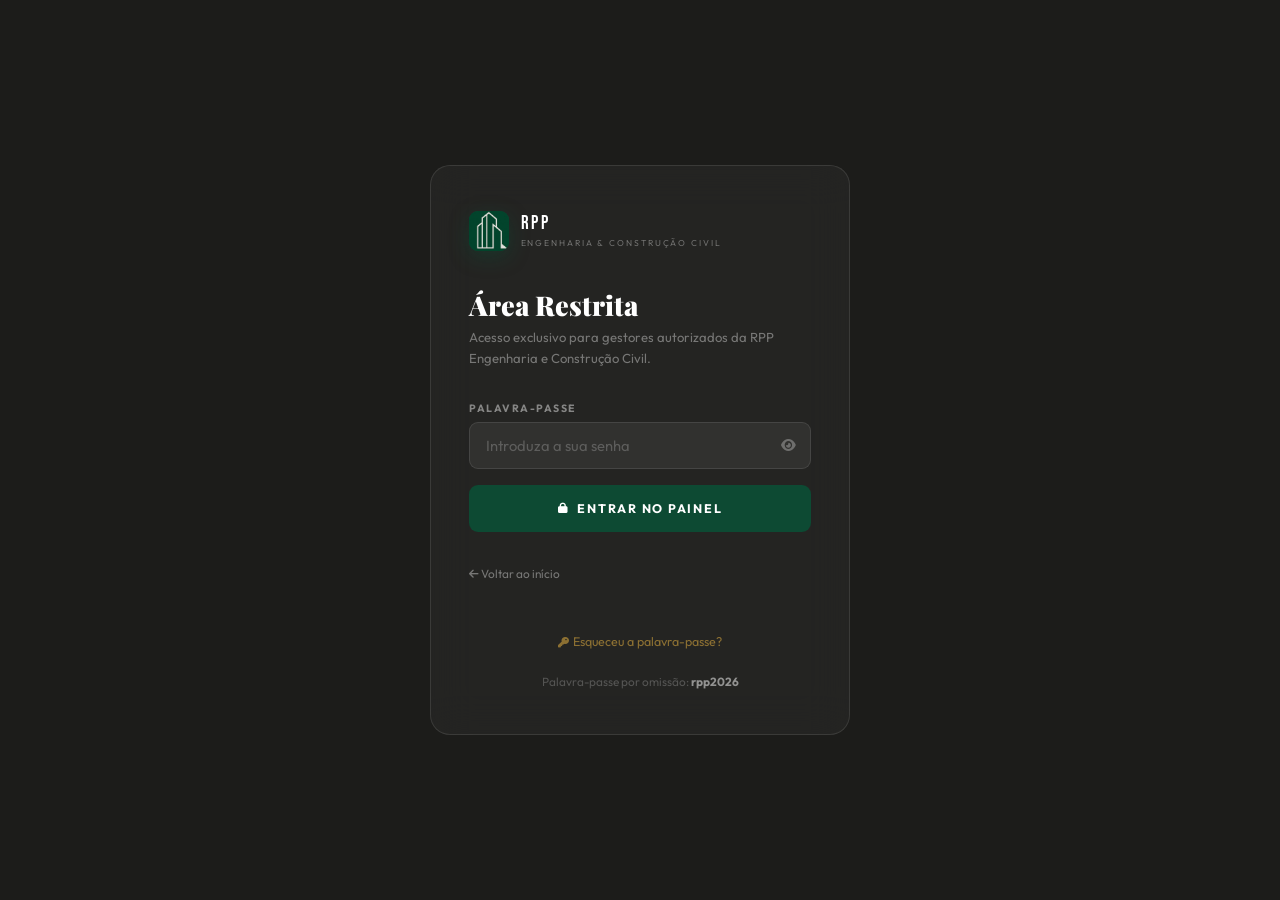
<file: gestores/index.html>
<!DOCTYPE html>
<html lang="pt">
<head>
<meta charset="UTF-8">
<meta name="viewport" content="width=device-width, initial-scale=1.0">
<title>Gestores – RPP Engenharia</title>
<meta name="robots" content="noindex, nofollow">
<link rel="preconnect" href="https://fonts.googleapis.com">
<link rel="preconnect" href="https://fonts.gstatic.com" crossorigin>
<link href="https://fonts.googleapis.com/css2?family=Playfair+Display:wght@700;900&family=Outfit:wght@300;400;500;600;700&family=Bebas+Neue&display=swap" rel="stylesheet">
<link rel="stylesheet" href="https://cdnjs.cloudflare.com/ajax/libs/font-awesome/6.5.0/css/all.min.css">
<style>
:root{--v:#0D4A33;--vm:#16694A;--vl:#1E8A62;--o:#C49A3C;--ol:#D9B55A;--c:#111110;--cm:#1C1C1A;--cr:#F5F1EA;--b:#FAFAF8;--ease:cubic-bezier(.16,1,.3,1)}
*,*::before,*::after{box-sizing:border-box;margin:0;padding:0}
html{scroll-behavior:smooth;height:100%}
body{font-family:'Outfit',sans-serif;color:var(--c);background:var(--cm);min-height:100vh;overflow-x:hidden}
img{max-width:100%;display:block}
a{text-decoration:none;color:inherit}
button{font-family:inherit;cursor:pointer;border:none;background:none}
::-webkit-scrollbar{width:5px}::-webkit-scrollbar-thumb{background:var(--v);border-radius:4px}

/* LOGIN */
#loginScreen{position:fixed;inset:0;z-index:500;background:var(--cm);display:flex;align-items:center;justify-content:center;padding:1.5rem}
#loginScreen.gone{display:none}
.login-card{background:rgba(255,255,255,.04);border:1px solid rgba(255,255,255,.1);border-radius:20px;padding:2.8rem 2.4rem;width:100%;max-width:420px;backdrop-filter:blur(20px)}
.login-logo{display:flex;align-items:center;gap:.7rem;margin-bottom:2.5rem}
.login-lm{width:40px;height:40px;border-radius:9px;background:var(--v);display:flex;align-items:center;justify-content:center;box-shadow:0 6px 20px rgba(13,74,51,.45);overflow:hidden;flex-shrink:0}
.login-lm img{width:40px;height:40px;object-fit:cover}
.login-lm-txt{color:#fff;font-family:'Bebas Neue',sans-serif;font-size:15px;letter-spacing:.06em;display:none}
.login-ln{font-family:'Bebas Neue',sans-serif;color:#fff;font-size:1.2rem;letter-spacing:.15em;line-height:1}
.login-lt{font-size:.54rem;color:rgba(255,255,255,.35);letter-spacing:.22em;text-transform:uppercase;margin-top:4px}
.login-title{font-family:'Playfair Display',serif;font-size:1.7rem;font-weight:900;color:#fff;line-height:1.1;margin-bottom:.4rem}
.login-sub{color:rgba(255,255,255,.38);font-size:.82rem;line-height:1.6;margin-bottom:2rem}
.login-lbl{display:block;font-size:.66rem;font-weight:700;letter-spacing:.14em;text-transform:uppercase;color:rgba(255,255,255,.45);margin-bottom:.45rem}
.login-inp{width:100%;background:rgba(255,255,255,.06);border:1px solid rgba(255,255,255,.1);border-radius:9px;padding:.8rem 1rem;color:#fff;font-family:'Outfit',sans-serif;font-size:.92rem;outline:none;transition:border-color .3s,box-shadow .3s}
.login-inp::placeholder{color:rgba(255,255,255,.22)}
.login-inp:focus{border-color:rgba(196,154,60,.6);box-shadow:0 0 0 3px rgba(196,154,60,.1)}
.login-btn{width:100%;background:var(--v);color:#fff;font-family:'Outfit',sans-serif;font-size:.78rem;font-weight:700;letter-spacing:.14em;text-transform:uppercase;padding:1rem;border-radius:9px;margin-top:1rem;display:flex;align-items:center;justify-content:center;gap:.5rem;transition:background .3s,transform .25s}
.login-btn:hover{background:var(--vl);transform:translateY(-2px)}
.login-err{color:#ff6b6b;font-size:.78rem;margin-top:.65rem;min-height:1.2rem;text-align:center}
.login-hint{text-align:center;margin-top:1.5rem;font-size:.74rem;color:rgba(255,255,255,.22)}

/* PW WRAP */
.pw-wrap{position:relative}
.pw-wrap .login-inp,.pw-wrap .finp{padding-right:2.8rem}
.pw-eye{position:absolute;right:.9rem;top:50%;transform:translateY(-50%);background:none;border:none;color:rgba(255,255,255,.3);font-size:.82rem;cursor:pointer;transition:color .3s;padding:0;line-height:1}
.pw-eye:hover{color:rgba(255,255,255,.7)}

/* RECOVERY OVERLAY */
#recoveryOverlay{position:fixed;inset:0;z-index:600;background:rgba(17,17,16,.97);backdrop-filter:blur(24px);display:none;align-items:center;justify-content:center;padding:1.5rem}
#recoveryOverlay.show{display:flex}
.rec-card{background:rgba(255,255,255,.04);border:1px solid rgba(255,255,255,.1);border-radius:20px;padding:2.6rem 2.4rem;width:100%;max-width:420px}
.rec-back{display:inline-flex;align-items:center;gap:.45rem;font-size:.74rem;color:rgba(255,255,255,.38);margin-bottom:2rem;transition:color .3s;cursor:pointer;background:none;border:none;font-family:inherit;padding:0}
.rec-back:hover{color:rgba(255,255,255,.8)}
.rec-step{display:none}.rec-step.a{display:block}
.rec-title{font-family:'Playfair Display',serif;font-size:1.55rem;font-weight:900;color:#fff;margin-bottom:.4rem}
.rec-sub{color:rgba(255,255,255,.38);font-size:.82rem;line-height:1.65;margin-bottom:2rem}
.rec-code-wrap{display:flex;gap:.45rem;justify-content:center;margin:1.5rem 0}
.rec-code-wrap input{width:46px;height:54px;text-align:center;background:rgba(255,255,255,.06);border:1px solid rgba(255,255,255,.12);border-radius:10px;color:#fff;font-size:1.4rem;font-weight:700;font-family:'Bebas Neue',sans-serif;outline:none;transition:border-color .3s,box-shadow .3s;-webkit-appearance:none}
.rec-code-wrap input:focus{border-color:rgba(196,154,60,.7);box-shadow:0 0 0 3px rgba(196,154,60,.12)}
.rec-code-wrap input.ok{border-color:rgba(30,138,98,.7)}
.rec-code-wrap input.bad{border-color:rgba(255,107,107,.7)}
.rec-msg{text-align:center;font-size:.76rem;min-height:1.1rem;margin-top:.5rem}
.rec-msg.ok{color:var(--ol)}
.rec-msg.bad{color:#ff6b6b}
.rec-resend{display:inline-flex;align-items:center;gap:.35rem;font-size:.74rem;color:rgba(255,255,255,.28);margin-top:1.2rem;cursor:pointer;background:none;border:none;font-family:inherit;padding:0;transition:color .3s;width:100%;justify-content:center}
.rec-resend:hover:not([disabled]){color:var(--ol)}
.rec-resend[disabled]{opacity:.35;cursor:default}
.strength-bar{height:4px;border-radius:100px;background:rgba(255,255,255,.08);margin-top:.5rem;overflow:hidden}
.strength-fill{height:100%;border-radius:100px;width:0;transition:width .4s var(--ease),background .4s}
.strength-label{font-size:.68rem;margin-top:.3rem;min-height:.9rem;color:rgba(255,255,255,.3)}

/* TOAST */
#toast{position:fixed;bottom:2rem;left:50%;transform:translateX(-50%) translateY(130%);z-index:1000;background:#152b1e;border:1px solid rgba(196,154,60,.3);color:#fff;font-size:.82rem;font-weight:500;padding:.82rem 1.6rem;border-radius:100px;box-shadow:0 12px 40px rgba(0,0,0,.5);display:flex;align-items:center;gap:.6rem;white-space:nowrap;transition:transform .4s var(--ease),opacity .4s;pointer-events:none;opacity:0}
#toast.show{transform:translateX(-50%) translateY(0);opacity:1}
#toast.err{background:#2e1515;border-color:rgba(255,107,107,.3)}

/* DASHBOARD */
#dashboard{display:none;min-height:100vh;width:100%;overflow-x:hidden}
#dashboard.show{display:flex}

/* SIDEBAR */
.sidebar{width:260px;flex-shrink:0;background:rgba(0,0,0,.3);border-right:1px solid rgba(255,255,255,.06);display:flex;flex-direction:column;position:sticky;top:0;height:100vh;overflow-y:auto}
@media(max-width:900px){.sidebar{display:none}}
.sb-logo{padding:1.6rem 1.4rem 1.2rem;border-bottom:1px solid rgba(255,255,255,.06);display:flex;align-items:center;gap:.7rem}
.sb-lm{width:34px;height:34px;border-radius:7px;background:var(--v);display:flex;align-items:center;justify-content:center;flex-shrink:0;overflow:hidden}
.sb-lm img{width:34px;height:34px;object-fit:cover}
.sb-lm-txt{color:#fff;font-family:'Bebas Neue',sans-serif;font-size:12px;letter-spacing:.06em;display:none}
.sb-ln{font-family:'Bebas Neue',sans-serif;color:#fff;font-size:1rem;letter-spacing:.15em;line-height:1}
.sb-lt{font-size:.5rem;color:rgba(255,255,255,.3);letter-spacing:.2em;text-transform:uppercase;margin-top:3px}
.sb-user{padding:.9rem 1.4rem;border-bottom:1px solid rgba(255,255,255,.06);display:flex;align-items:center;gap:.7rem}
.sb-av{width:32px;height:32px;border-radius:50%;background:rgba(196,154,60,.2);display:flex;align-items:center;justify-content:center;color:var(--ol);font-size:.8rem;flex-shrink:0}
.sb-un{font-size:.8rem;font-weight:600;color:#fff}
.sb-ur{font-size:.62rem;color:rgba(255,255,255,.35);margin-top:2px}
nav.sb-nav{flex:1;padding:1rem .8rem}
.nav-group{margin-bottom:1.5rem}
.nav-group-lbl{font-size:.6rem;font-weight:700;letter-spacing:.22em;text-transform:uppercase;color:rgba(255,255,255,.25);padding:0 .6rem;margin-bottom:.5rem}
.nav-item{display:flex;align-items:center;gap:.7rem;padding:.68rem .8rem;border-radius:9px;color:rgba(255,255,255,.5);font-size:.82rem;font-weight:500;transition:all .25s;cursor:pointer}
.nav-item i{width:16px;text-align:center;font-size:.82rem;flex-shrink:0}
.nav-item:hover{background:rgba(255,255,255,.06);color:rgba(255,255,255,.85)}
.nav-item.a{background:rgba(13,74,51,.35);color:#fff;font-weight:600}
.nav-item.a i{color:var(--ol)}
.sb-footer{padding:1rem 1.4rem;border-top:1px solid rgba(255,255,255,.06)}
.sb-out{display:flex;align-items:center;gap:.6rem;font-size:.78rem;color:rgba(255,255,255,.35);transition:color .3s;cursor:pointer;padding:.5rem 0}
.sb-out:hover{color:#ff6b6b}
.back-site{display:flex;align-items:center;gap:.5rem;font-size:.76rem;color:rgba(255,255,255,.28);margin-bottom:.4rem;transition:color .3s}
.back-site:hover{color:rgba(255,255,255,.7)}

/* MAIN CONTENT */
.content{flex:1;min-width:0;overflow-y:auto;overflow-x:hidden;min-height:100vh}
.topbar{background:rgba(0,0,0,.2);border-bottom:1px solid rgba(255,255,255,.05);padding:.85rem 1.5rem;display:flex;align-items:center;justify-content:space-between;position:sticky;top:0;z-index:50;backdrop-filter:blur(10px)}
@media(min-width:768px){.topbar{padding:.85rem 2.5rem}}
.topbar-title{font-size:1.05rem;font-weight:700;color:#fff}
.topbar-right{display:flex;align-items:center;gap:.8rem}
.tb-out{display:flex;align-items:center;gap:.4rem;font-size:.74rem;color:rgba(255,255,255,.45);transition:color .3s;cursor:pointer}
.tb-out:hover{color:#ff6b6b}
.tb-back{display:inline-flex;align-items:center;gap:.4rem;font-size:.72rem;color:rgba(255,255,255,.45);transition:color .3s}
.tb-back:hover{color:rgba(255,255,255,.8)}

/* PANELS */
.panel{display:none;padding:1.25rem 1rem 3rem}
@media(min-width:768px){.panel{padding:2rem 2rem 3.5rem}}
@media(min-width:1200px){.panel{padding:2.5rem 2.5rem 4rem}}
.panel.a{display:block}

/*
  Layout responsivo do dashboard (mobile-first):
  - mobile (320px+): pilha vertical sem overflow
  - tablet (768px+): distribuição em 2 colunas
  - desktop (1200px+): áreas mais amplas e grids mais densos
*/
.dashboard-grid{display:grid;gap:1rem;grid-template-columns:minmax(0,1fr)}
@media(min-width:768px){.dashboard-grid{grid-template-columns:repeat(2,minmax(0,1fr));gap:1.2rem}}

.form-stack{display:grid;gap:.9rem;min-width:0}
.settings-stack{display:flex;flex-direction:column;gap:1.2rem;min-width:0}
.auth-fields{display:flex;flex-direction:column;gap:.9rem}
.account-card{height:fit-content}
.account-main{flex:1;min-width:0}
.settings-email{font-size:.82rem;word-break:break-word}
.settings-muted{font-size:.8rem;color:rgba(255,255,255,.38);line-height:1.65;margin-bottom:1.1rem}
.text-xs{font-size:.82rem}
.track-wide{letter-spacing:.2em}

/* STATS */
.stats-row{display:grid;gap:.9rem;margin-bottom:2rem;grid-template-columns:minmax(0,1fr)}
@media(min-width:480px){.stats-row{grid-template-columns:repeat(2,minmax(0,1fr))}}
@media(min-width:1200px){.stats-row{grid-template-columns:repeat(4,minmax(0,1fr));margin-bottom:2.5rem}}
.stat-card{background:rgba(255,255,255,.04);border:1px solid rgba(255,255,255,.07);border-radius:14px;padding:1.3rem 1.5rem;display:flex;align-items:center;gap:1rem;transition:border-color .3s}
.stat-card:hover{border-color:rgba(196,154,60,.25)}
.stat-ic{width:44px;height:44px;border-radius:10px;display:flex;align-items:center;justify-content:center;font-size:1rem;flex-shrink:0}
.stat-ic.n{background:rgba(13,74,51,.25);color:var(--vl)}
.stat-ic.a{background:rgba(196,154,60,.15);color:var(--ol)}
.stat-ic.p{background:rgba(30,138,98,.15);color:var(--vl)}
.stat-ic.u{background:rgba(255,107,107,.1);color:#ff6b6b}
.stat-val{font-family:'Bebas Neue',sans-serif;font-size:2rem;color:#fff;line-height:1}
.stat-lbl{font-size:.7rem;color:rgba(255,255,255,.35);text-transform:uppercase;letter-spacing:.12em;margin-top:.15rem}

/* SECTION HEADER */
.sec-hdr{display:flex;align-items:flex-end;justify-content:space-between;margin-bottom:1.8rem;gap:1rem;flex-wrap:wrap}
.sec-hdr h2{font-family:'Playfair Display',serif;font-size:1.5rem;font-weight:900;color:#fff}
.sec-hdr p{color:rgba(255,255,255,.35);font-size:.8rem;margin-top:.2rem}

/* FORM CARD */
.fc{background:rgba(255,255,255,.03);border:1px solid rgba(255,255,255,.08);border-radius:16px;padding:1.1rem;margin-bottom:1rem;min-width:0}
@media(min-width:768px){.fc{padding:1.6rem}}
@media(min-width:1200px){.fc{padding:1.8rem;margin-bottom:1.2rem}}
.fc-title{font-weight:700;font-size:.9rem;color:#fff;margin-bottom:1.2rem;display:flex;align-items:center;gap:.5rem}
.fc-title i{color:var(--ol);font-size:.85rem}
.flbl{display:block;font-size:.66rem;font-weight:700;letter-spacing:.12em;text-transform:uppercase;color:rgba(255,255,255,.38);margin-bottom:.42rem}
.finp{width:100%;background:rgba(255,255,255,.05);border:1px solid rgba(255,255,255,.09);border-radius:9px;padding:.72rem 1rem;color:#fff;font-family:'Outfit',sans-serif;font-size:.88rem;outline:none;transition:border-color .3s,box-shadow .3s}
.finp::placeholder{color:rgba(255,255,255,.2)}
.finp:focus{border-color:rgba(196,154,60,.55);box-shadow:0 0 0 3px rgba(196,154,60,.08)}
.finp option{background:var(--cm);color:#fff}
textarea.finp{resize:vertical}
.fg2{display:grid;gap:.9rem}
@media(min-width:600px){.fg2{grid-template-columns:1fr 1fr}}
.fa3{display:grid;gap:.9rem}
@media(min-width:600px){.fa3{grid-template-columns:1fr 1fr 1fr}}
.fbtn{display:inline-flex;align-items:center;justify-content:center;gap:.45rem;background:var(--v);color:#fff;font-size:.74rem;font-weight:600;letter-spacing:.1em;text-transform:uppercase;padding:.72rem 1.1rem;border-radius:9px;transition:background .3s,transform .25s;min-height:42px}
.fbtn:hover{background:var(--vl);transform:translateY(-1px)}
.fbtn.sec{background:rgba(255,255,255,.06);color:rgba(255,255,255,.7);border:1px solid rgba(255,255,255,.1)}
.fbtn.sec:hover{background:rgba(255,255,255,.1);transform:none}
.fbtn.danger{background:rgba(220,53,53,.15);color:#ff6b6b;border:1px solid rgba(220,53,53,.25)}
.fbtn.danger:hover{background:rgba(220,53,53,.25)}

/* ITEMS LIST */
.items-list{display:flex;flex-direction:column;gap:.65rem}
.item-row{background:rgba(255,255,255,.04);border:1px solid rgba(255,255,255,.07);border-radius:12px;padding:.9rem 1.1rem;display:flex;align-items:center;gap:.9rem;flex-wrap:wrap;transition:border-color .3s}
.item-row:hover{border-color:rgba(255,255,255,.14)}
.item-thumb{width:44px;height:44px;border-radius:8px;object-fit:cover;flex-shrink:0;background:rgba(255,255,255,.05)}
.item-info{flex:1;min-width:0}
.item-title{font-size:.88rem;font-weight:600;color:#fff;white-space:nowrap;overflow:hidden;text-overflow:ellipsis}
.item-meta{font-size:.66rem;color:rgba(255,255,255,.3);margin-top:.18rem}
.item-tag{display:inline-flex;background:rgba(13,74,51,.3);color:var(--vl);font-size:.58rem;font-weight:700;letter-spacing:.1em;text-transform:uppercase;padding:.18rem .6rem;border-radius:100px;margin-right:.3rem}
.item-actions{display:flex;gap:.4rem;flex-shrink:0}
.ia-btn{width:32px;height:32px;border-radius:8px;background:rgba(255,255,255,.06);display:flex;align-items:center;justify-content:center;font-size:.72rem;color:rgba(255,255,255,.5);transition:all .2s;cursor:pointer}
.ia-btn:hover{background:rgba(196,154,60,.2);color:var(--ol)}
.ia-btn.del:hover{background:rgba(220,53,53,.2);color:#ff6b6b}
.empty-state{text-align:center;padding:3.5rem 2rem;color:rgba(255,255,255,.2)}
.empty-state i{font-size:2.5rem;display:block;margin-bottom:.8rem;color:rgba(255,255,255,.08)}
.empty-state p{font-size:.85rem}

/* MOBILE NAV */
.mob-nav{display:none;background:rgba(0,0,0,.3);border-bottom:1px solid rgba(255,255,255,.06);overflow-x:auto;scrollbar-width:none}
@media(max-width:900px){.mob-nav{display:flex}}
.mob-nav::-webkit-scrollbar{display:none}
.mn-item{padding:.75rem 1.1rem;font-size:.7rem;font-weight:600;letter-spacing:.1em;text-transform:uppercase;color:rgba(255,255,255,.4);white-space:nowrap;cursor:pointer;border-bottom:2px solid transparent;transition:all .3s}
.mn-item.a{color:#fff;border-color:var(--o)}

/* BADGE */
.badge{display:inline-flex;background:var(--v);color:#fff;font-size:.58rem;font-weight:700;padding:.15rem .5rem;border-radius:100px;margin-left:.4rem;vertical-align:middle}

/* SETTINGS */
.settings-grid{display:grid;gap:1.4rem}
@media(min-width:900px){.settings-grid{grid-template-columns:1fr 1fr}}
.settings-info-row{display:flex;align-items:center;gap:.85rem;padding:.85rem 0;border-bottom:1px solid rgba(255,255,255,.06)}
.settings-info-row:last-child{border-bottom:none}
.si-icon{width:34px;height:34px;border-radius:8px;background:rgba(196,154,60,.12);color:var(--ol);display:flex;align-items:center;justify-content:center;font-size:.82rem;flex-shrink:0}
.si-lbl{font-size:.68rem;color:rgba(255,255,255,.3);text-transform:uppercase;letter-spacing:.12em}
.si-val{font-size:.9rem;font-weight:600;color:#fff;margin-top:.1rem}
.pw-strength-bar{height:4px;border-radius:100px;background:rgba(255,255,255,.08);margin-top:.5rem;overflow:hidden}
.pw-strength-fill{height:100%;border-radius:100px;width:0;transition:width .4s var(--ease),background .4s}
.pw-strength-label{font-size:.68rem;margin-top:.3rem;min-height:.9rem;color:rgba(255,255,255,.3)}
.divider{height:1px;background:rgba(255,255,255,.07);margin:1.2rem 0}

/* UTILS */
.hid{display:none!important}
.row-btns{display:flex;gap:.65rem;flex-wrap:wrap;margin-top:1.1rem}
@media(max-width:479px){.row-btns .fbtn{width:100%}}


@media(max-width:767px){
  .topbar{padding:.75rem 1rem;gap:.6rem}
  .topbar-title{font-size:.95rem}
  .topbar-right{gap:.55rem;flex-wrap:wrap;justify-content:flex-end}
  .tb-back,.tb-out{font-size:.68rem}
  .sec-hdr h2{font-size:1.22rem}
  .sec-hdr p{font-size:.76rem}
  .stat-card{padding:1rem}
  .stat-val{font-size:1.7rem}
  .item-row{padding:.75rem .8rem;gap:.65rem}
  .item-title{font-size:.82rem}
  .item-meta{font-size:.62rem;line-height:1.4}
  .item-actions{width:100%;justify-content:flex-end}
}

@media(min-width:768px){
  .settings-grid{grid-template-columns:repeat(2,minmax(0,1fr));align-items:start}
}

@media(min-width:1200px){
  .dashboard-grid{gap:1.4rem}
}

</style>
</head>
<body>

<!-- LOGIN SCREEN -->
<div id="loginScreen">
  <div class="login-card">
    <div class="login-logo">
      <div class="login-lm">
        <img src="../assets/imagens/logo.jpeg" alt="RPP" onerror="this.style.display='none';this.nextElementSibling.style.display='block'">
        <span class="login-lm-txt">RPP</span>
      </div>
      <div><div class="login-ln">RPP</div><div class="login-lt">Engenharia &amp; Construção Civil</div></div>
    </div>
    <h1 class="login-title">Área Restrita</h1>
    <p class="login-sub">Acesso exclusivo para gestores autorizados da RPP Engenharia e Construção Civil.</p>
    <form id="loginForm">
      <label for="loginPW" class="login-lbl">Palavra-passe</label>
      <div class="pw-wrap">
        <input type="password" id="loginPW" class="login-inp" placeholder="Introduza a sua senha" autocomplete="current-password">
        <button type="button" class="pw-eye" data-target="loginPW" aria-label="Mostrar senha"><i class="fa-solid fa-eye"></i></button>
      </div>
      <button type="submit" class="login-btn"><i class="fa-solid fa-lock" style="font-size:.68rem"></i> Entrar no Painel</button>
      <p id="loginErr" class="login-err"></p>
    </form>
    <button class="rec-back" id="recBack"><a href="../index.html"><i class="fa-solid fa-arrow-left" style="font-size:.68rem"></i> Voltar ao início</a></button>
    <div style="text-align:center;margin-top:1.1rem">
      <button id="openRecovery" type="button" style="background:none;border:none;font-family:inherit;font-size:.78rem;color:rgba(196,154,60,.65);cursor:pointer;padding:0;transition:color .3s">
        <i class="fa-solid fa-key" style="font-size:.68rem;margin-right:.3rem"></i>Esqueceu a palavra-passe?
      </button>
    </div>
    <p class="login-hint">Palavra-passe por omissão: <strong style="color:rgba(255,255,255,.5)">rpp2026</strong></p>
  </div>
</div>

<!-- RECOVERY OVERLAY -->
<div id="recoveryOverlay">
  <div class="rec-card">
    <button class="rec-back" id="recBack"><i class="fa-solid fa-arrow-left" style="font-size:.68rem"></i> Voltar ao login</button>

    <!-- STEP 1: email -->
    <div class="rec-step a" id="recStep1">
      <div class="rec-title">Recuperar Acesso</div>
      <p class="rec-sub">Introduza o email associado à conta de gestor para receber um código de verificação.</p>
      <label class="login-lbl" for="recEmail">Email de gestor</label>
      <input type="email" id="recEmail" class="login-inp" placeholder="gestor@rppengenharia.com" autocomplete="email">
      <button type="button" id="recSendCode" class="login-btn" style="margin-top:1rem">
        <i class="fa-solid fa-paper-plane" style="font-size:.68rem"></i> Enviar código
      </button>
      <p class="rec-msg bad" id="recEmailErr" style="margin-top:.6rem"></p>
    </div>

    <!-- STEP 2: código OTP -->
    <div class="rec-step" id="recStep2">
      <div class="rec-title">Verificar Código</div>
      <p class="rec-sub" id="recStep2Sub">Introduza o código de 6 dígitos enviado para o seu email.</p>
      <div class="rec-code-wrap" id="recCodeWrap">
        <input type="text" maxlength="1" inputmode="numeric" class="rec-digit">
        <input type="text" maxlength="1" inputmode="numeric" class="rec-digit">
        <input type="text" maxlength="1" inputmode="numeric" class="rec-digit">
        <input type="text" maxlength="1" inputmode="numeric" class="rec-digit">
        <input type="text" maxlength="1" inputmode="numeric" class="rec-digit">
        <input type="text" maxlength="1" inputmode="numeric" class="rec-digit">
      </div>
      <p class="rec-msg" id="recCodeMsg"></p>
      <button type="button" id="recVerifyCode" class="login-btn" style="margin-top:1rem">
        <i class="fa-solid fa-check" style="font-size:.68rem"></i> Verificar código
      </button>
      <button type="button" class="rec-resend" id="recResend" disabled>
        <i class="fa-solid fa-rotate-right" style="font-size:.65rem"></i>
        <span>Reenviar em <span id="recCountdown">60</span>s</span>
      </button>
    </div>

    <!-- STEP 3: nova senha -->
    <div class="rec-step" id="recStep3">
      <div class="rec-title">Nova Palavra-passe</div>
      <p class="rec-sub">Código verificado. Defina agora uma nova palavra-passe para a conta.</p>
      <div class="auth-fields">
        <div>
          <label class="login-lbl" for="recNewPW">Nova palavra-passe</label>
          <div class="pw-wrap">
            <input type="password" id="recNewPW" class="login-inp" placeholder="Mínimo 6 caracteres" autocomplete="new-password">
            <button type="button" class="pw-eye" data-target="recNewPW" aria-label="Mostrar"><i class="fa-solid fa-eye"></i></button>
          </div>
          <div class="pw-strength-bar"><div class="pw-strength-fill" id="recStrFill"></div></div>
          <div class="pw-strength-label" id="recStrLabel"></div>
        </div>
        <div>
          <label class="login-lbl" for="recConfirmPW">Confirmar palavra-passe</label>
          <div class="pw-wrap">
            <input type="password" id="recConfirmPW" class="login-inp" placeholder="Repita a nova senha" autocomplete="new-password">
            <button type="button" class="pw-eye" data-target="recConfirmPW" aria-label="Mostrar"><i class="fa-solid fa-eye"></i></button>
          </div>
        </div>
      </div>
      <button type="button" id="recSavePW" class="login-btn" style="margin-top:1.2rem">
        <i class="fa-solid fa-floppy-disk" style="font-size:.68rem"></i> Guardar nova palavra-passe
      </button>
      <p class="rec-msg" id="recPWMsg" style="margin-top:.6rem"></p>
    </div>
  </div>
</div>

<!-- TOAST -->
<div id="toast"><i class="fa-solid fa-circle-check"></i><span id="toastTxt"></span></div>

<!-- DASHBOARD -->
<div id="dashboard">

  <!-- SIDEBAR -->
  <aside class="sidebar">
    <div class="sb-logo">
      <div class="sb-lm">
        <img src="../assets/imagens/logo.jpeg" alt="RPP" onerror="this.style.display='none';this.nextElementSibling.style.display='block'">
        <span class="sb-lm-txt">RPP</span>
      </div>
      <div><div class="sb-ln">RPP</div><div class="sb-lt">Gestores</div></div>
    </div>
    <div class="sb-user">
      <div class="sb-av"><i class="fa-solid fa-user"></i></div>
      <div><div class="sb-un">Administrador</div><div class="sb-ur" id="sbEmail">—</div></div>
    </div>
    <nav class="sb-nav">
      <div class="nav-group">
        <div class="nav-group-lbl">Visão Geral</div>
        <div class="nav-item a" data-panel="overview"><i class="fa-solid fa-gauge"></i> Dashboard</div>
      </div>
      <div class="nav-group">
        <div class="nav-group-lbl">Conteúdo</div>
        <div class="nav-item" data-panel="noticias"><i class="fa-solid fa-newspaper"></i> Notícias <span class="badge" id="sbBadgeN">0</span></div>
        <div class="nav-item" data-panel="publicidades"><i class="fa-solid fa-bullhorn"></i> Publicidades <span class="badge" id="sbBadgeA">0</span></div>
        <div class="nav-item" data-panel="projetos"><i class="fa-solid fa-building"></i> Projetos <span class="badge" id="sbBadgeP">0</span></div>
      </div>
      <div class="nav-group">
        <div class="nav-group-lbl">Conta</div>
        <div class="nav-item" data-panel="settings"><i class="fa-solid fa-shield-halved"></i> Definições de Acesso</div>
      </div>
    </nav>
    <div class="sb-footer">
      <a href="../index.html" class="back-site"><i class="fa-solid fa-arrow-left" style="font-size:.7rem"></i> Voltar ao Site</a>
      <div class="sb-out" id="sidebarOut"><i class="fa-solid fa-right-from-bracket" style="font-size:.8rem"></i> Terminar sessão</div>
    </div>
  </aside>

  <!-- MAIN -->
  <div class="content">

    <!-- TOPBAR -->
    <div class="topbar">
      <span class="topbar-title" id="topbarTitle">Dashboard</span>
      <div class="topbar-right">
        <a href="../index.html" class="tb-back"><i class="fa-solid fa-arrow-up-right-from-square" style="font-size:.7rem"></i> Site</a>
        <div class="tb-out" id="topbarOut"><i class="fa-solid fa-right-from-bracket" style="font-size:.72rem"></i> Sair</div>
      </div>
    </div>

    <!-- MOBILE NAV -->
    <div class="mob-nav">
      <div class="mn-item a" data-panel="overview">Dashboard</div>
      <div class="mn-item" data-panel="noticias">Notícias</div>
      <div class="mn-item" data-panel="publicidades">Publicidades</div>
      <div class="mn-item" data-panel="projetos">Projetos</div>
      <div class="mn-item" data-panel="settings">Definições</div>
    </div>

    <!-- PANEL: OVERVIEW -->
    <div class="panel a" id="panel-overview">
      <div class="stats-row" id="statsRow"></div>
       <div class="dashboard-grid">
        <div class="fc">
          <div class="fc-title"><i class="fa-solid fa-clock-rotate-left"></i> Últimas notícias publicadas</div>
          <div id="recentNews" class="items-list"></div>
        </div>
        <div class="fc">
          <div class="fc-title"><i class="fa-solid fa-bullhorn"></i> Publicidades activas</div>
          <div id="recentAds" class="items-list"></div>
        </div>
      </div>
    </div>

    <!-- PANEL: NOTÍCIAS -->
    <div class="panel" id="panel-noticias">
      <div class="sec-hdr">
        <div><h2>Gestão de Notícias</h2><p>Crie, edite e elimine publicações do site.</p></div>
      </div>
      <div class="fc">
        <div class="fc-title" id="nFormTitle"><i class="fa-solid fa-plus"></i> Nova Notícia</div>
        <input type="hidden" id="nId">
         <div class="form-stack">
          <div><label class="flbl" for="nTit">Título *</label><input class="finp" id="nTit" placeholder="Título da notícia"></div>
          <div><label class="flbl" for="nRes">Resumo *</label><textarea class="finp" id="nRes" rows="2" placeholder="Breve descrição para listagem e carrossel..."></textarea></div>
          <div><label class="flbl" for="nContent">Conteúdo completo *</label><textarea class="finp" id="nContent" rows="6" placeholder="Texto completo da notícia..."></textarea></div>
          <div class="fa3">
            <div><label class="flbl" for="nCat">Categoria</label><select id="nCat" class="finp"><option>Infraestrutura</option><option>Edificação</option><option>Sustentabilidade</option><option>Institucional</option></select></div>
            <div><label class="flbl" for="nData">Data</label><input type="date" class="finp" id="nData"></div>
            <div><label class="flbl" for="nImg">Imagem</label><input type="file" accept="image/*" class="finp" id="nImg"></div>
          </div>
        </div>
        <div class="row-btns">
          <button class="fbtn" id="nSave"><i class="fa-solid fa-floppy-disk" style="font-size:.68rem"></i> Guardar Notícia</button>
          <button class="fbtn sec hid" id="nCan">Cancelar edição</button>
        </div>
      </div>
      <div class="fc">
        <div class="fc-title"><i class="fa-solid fa-list"></i> Notícias Publicadas</div>
        <div id="nList" class="items-list"></div>
      </div>
    </div>

    <!-- PANEL: PUBLICIDADES -->
    <div class="panel" id="panel-publicidades">
      <div class="sec-hdr">
        <div><h2>Gestão de Publicidades</h2><p>Gerencie os espaços e oportunidades publicitárias visíveis no site.</p></div>
      </div>
      <div class="fc">
        <div class="fc-title" id="aFormTitle"><i class="fa-solid fa-plus"></i> Nova Publicidade</div>
        <input type="hidden" id="aId">
         <div class="form-stack">
          <div><label class="flbl" for="aTit">Título *</label><input class="finp" id="aTit" placeholder="Título da publicidade"></div>
          <div><label class="flbl" for="aDesc">Descrição *</label><textarea class="finp" id="aDesc" rows="3" placeholder="Descrição detalhada da oportunidade..."></textarea></div>
          <div class="fg2">
            <div><label class="flbl" for="aCat">Categoria</label><select id="aCat" class="finp"><option>Patrocínio</option><option>Banner</option><option>Digital</option><option>Evento</option><option>Parceria</option><option>Outdoor</option></select></div>
            <div><label class="flbl" for="aPreco">Preço / Condições</label><input class="finp" id="aPreco" placeholder="ex: 5.000 USD/mês"></div>
          </div>
          <div class="fg2">
            <div><label class="flbl" for="aContact">Contacto</label><input class="finp" id="aContact" placeholder="Email ou telefone"></div>
            <div><label class="flbl" for="aImg">Imagem</label><input type="file" accept="image/*" class="finp" id="aImg"></div>
          </div>
        </div>
        <div class="row-btns">
          <button class="fbtn" id="aSave"><i class="fa-solid fa-floppy-disk" style="font-size:.68rem"></i> Guardar Publicidade</button>
          <button class="fbtn sec hid" id="aCan">Cancelar edição</button>
        </div>
      </div>
      <div class="fc">
        <div class="fc-title"><i class="fa-solid fa-list"></i> Publicidades Cadastradas</div>
        <div id="aList" class="items-list"></div>
      </div>
    </div>

    <!-- PANEL: PROJETOS -->
    <div class="panel" id="panel-projetos">
      <div class="sec-hdr">
        <div><h2>Gestão de Projetos</h2><p>Adicione e gira projetos do portefólio visíveis no site.</p></div>
      </div>
      <div class="fc">
        <div class="fc-title" id="pFormTitle"><i class="fa-solid fa-plus"></i> Novo Projeto</div>
        <input type="hidden" id="pId">
         <div class="form-stack">
          <div><label class="flbl" for="pTit">Título *</label><input class="finp" id="pTit" placeholder="Nome do projeto"></div>
          <div><label class="flbl" for="pDesc">Descrição *</label><textarea class="finp" id="pDesc" rows="3" placeholder="Descrição técnica do projeto..."></textarea></div>
          <div class="fg2">
            <div><label class="flbl" for="pCat">Categoria</label><select id="pCat" class="finp"><option value="edificacao">Edificação</option><option value="infraestrutura">Infraestrutura</option><option value="sustentavel">Sustentável</option><option value="industrial">Industrial</option></select></div>
            <div><label class="flbl" for="pAno">Ano</label><input class="finp" id="pAno" placeholder="ex: 2024" type="number" min="1990" max="2030"></div>
          </div>
          <div class="fg2">
            <div><label class="flbl" for="pLoc">Localização</label><input class="finp" id="pLoc" placeholder="ex: Luanda, Angola"></div>
            <div><label class="flbl" for="pDim">Dimensão</label><input class="finp" id="pDim" placeholder="ex: 45.000 m²"></div>
          </div>
          <div><label class="flbl" for="pImg">Imagem</label><input type="file" accept="image/*" class="finp" id="pImg"></div>
        </div>
        <div class="row-btns">
          <button class="fbtn" id="pSave"><i class="fa-solid fa-floppy-disk" style="font-size:.68rem"></i> Guardar Projeto</button>
          <button class="fbtn sec hid" id="pCan">Cancelar edição</button>
        </div>
      </div>
      <div class="fc">
        <div class="fc-title"><i class="fa-solid fa-list"></i> Projetos Cadastrados</div>
        <div id="pList" class="items-list"></div>
      </div>
    </div>

    <!-- PANEL: DEFINIÇÕES DE ACESSO -->
    <div class="panel" id="panel-settings">
      <div class="sec-hdr">
        <div><h2>Definições de Acesso</h2><p>Gerencie as credenciais e o email de recuperação da conta de gestor.</p></div>
      </div>
      <div class="settings-grid">

        <!-- Informações da conta -->
         <div class="form-stack">
          <div class="fc-title"><i class="fa-solid fa-circle-info"></i> Informações da Conta</div>
          <div class="settings-info-row">
            <div class="si-icon"><i class="fa-solid fa-user-shield"></i></div>
            <div><div class="si-lbl">Perfil</div><div class="si-val">Administrador</div></div>
          </div>
          <div class="settings-info-row">
            <div class="si-icon"><i class="fa-solid fa-envelope"></i></div>
            <div class="account-main"><div class="si-lbl">Email de recuperação</div><div class="si-val settings-email" id="settingsEmailDisplay">—</div></div>
          </div>
          <div class="settings-info-row">
            <div class="si-icon"><i class="fa-solid fa-clock"></i></div>
            <div><div class="si-lbl">Última sessão</div><div class="si-val text-xs" id="settingsLastLogin">—</div></div>
          </div>
          <div class="settings-info-row">
            <div class="si-icon"><i class="fa-solid fa-key"></i></div>
            <div><div class="si-lbl">Palavra-passe</div><div class="si-val" style="font-size:.82rem;letter-spacing:.2em">••••••••</div></div>
          </div>
        </div>

         <div class="settings-stack">

          <!-- Alterar email de recuperação -->
          <div class="fc">
            <div class="fc-title"><i class="fa-solid fa-envelope"></i> Email de Recuperação</div>
               <p class="settings-muted">Este email é usado para recuperar o acesso quando a palavra-passe é esquecida. Certifique-se de que o email está correto e acessível.</p>
            <label class="flbl" for="settingsEmail">Endereço de email</label>
            <input type="email" id="settingsEmail" class="finp" placeholder="gestor@rppengenharia.com">
            <div class="row-btns">
              <button class="fbtn" id="saveEmail"><i class="fa-solid fa-floppy-disk" style="font-size:.68rem"></i> Guardar Email</button>
            </div>
          </div>

          <!-- Alterar palavra-passe -->
          <div class="fc">
            <div class="fc-title"><i class="fa-solid fa-lock"></i> Alterar Palavra-passe</div>
            <p class="settings-muted">Introduza a palavra-passe atual e depois defina uma nova. Use pelo menos 6 caracteres.</p>
            <div class="auth-fields">
              <div>
                <label class="flbl" for="settingsOldPW">Palavra-passe atual</label>
                <div class="pw-wrap">
                  <input type="password" id="settingsOldPW" class="finp" placeholder="Senha atual" autocomplete="current-password">
                  <button type="button" class="pw-eye" data-target="settingsOldPW" aria-label="Mostrar"><i class="fa-solid fa-eye"></i></button>
                </div>
              </div>
              <div class="divider"></div>
              <div>
                <label class="flbl" for="settingsNewPW">Nova palavra-passe</label>
                <div class="pw-wrap">
                  <input type="password" id="settingsNewPW" class="finp" placeholder="Mínimo 6 caracteres" autocomplete="new-password">
                  <button type="button" class="pw-eye" data-target="settingsNewPW" aria-label="Mostrar"><i class="fa-solid fa-eye"></i></button>
                </div>
                <div class="pw-strength-bar"><div class="pw-strength-fill" id="settingsStrFill"></div></div>
                <div class="pw-strength-label" id="settingsStrLabel"></div>
              </div>
              <div>
                <label class="flbl" for="settingsConfirmPW">Confirmar nova palavra-passe</label>
                <div class="pw-wrap">
                  <input type="password" id="settingsConfirmPW" class="finp" placeholder="Repita a nova senha" autocomplete="new-password">
                  <button type="button" class="pw-eye" data-target="settingsConfirmPW" aria-label="Mostrar"><i class="fa-solid fa-eye"></i></button>
                </div>
              </div>
            </div>
            <p class="rec-msg bad hid" id="settingsPWErr" style="margin-top:.6rem;text-align:left"></p>
            <div class="row-btns">
              <button class="fbtn" id="savePW"><i class="fa-solid fa-shield-halved" style="font-size:.68rem"></i> Actualizar Palavra-passe</button>
            </div>
          </div>

        </div>
      </div>
    </div>

  </div><!-- /content -->
</div><!-- /dashboard -->

<script>
/* =====================================================
   RPP ENGENHARIA - gestores.html
   Chaves localStorage:
     rpp_news      noticias
     rpp_projects  projetos
     rpp_ads       publicidades
     rpp_ads_imgs  imagens publicidades (base64)
     rpp_auth      { pw, email, lastLogin }
   ===================================================== */
(()=>{
'use strict';

/* ── CHAVES ─────────────────────────────────────────── */
const SESSION_KEY='rpp_adm';
const AUTH_KEY='rpp_auth';
const KEYS={news:'rpp_news',projects:'rpp_projects',ads:'rpp_ads',adsImgs:'rpp_ads_imgs'};
const DEFAULT_PW='rpp2026';

/* ── AUTH HELPERS ───────────────────────────────────── */
function getAuth(){
  try{return JSON.parse(localStorage.getItem(AUTH_KEY))||{pw:DEFAULT_PW,email:'',lastLogin:''};}
  catch{return{pw:DEFAULT_PW,email:'',lastLogin:''};}
}
function saveAuth(obj){localStorage.setItem(AUTH_KEY,JSON.stringify(obj));}
function currentPW(){return getAuth().pw||DEFAULT_PW;}

/* ── STORAGE ────────────────────────────────────────── */
const DEF_IMG=[
  'https://images.unsplash.com/photo-1486406146926-c627a92ad1ab?auto=format&fit=crop&w=400&q=60',
  'https://images.unsplash.com/photo-1503387762-592deb58ef4e?auto=format&fit=crop&w=400&q=60',
  'https://images.unsplash.com/photo-1466611653911-95081537e5b7?auto=format&fit=crop&w=400&q=60',
  'https://images.unsplash.com/photo-1504307651254-35680f356dfd?auto=format&fit=crop&w=400&q=60',
];
const catLabel={edificacao:'Edificação',infraestrutura:'Infraestrutura',sustentavel:'Sustentável',industrial:'Industrial'};
const get=k=>{try{return JSON.parse(localStorage.getItem(k))||[];}catch{return[];}};
const getObj=k=>{try{return JSON.parse(localStorage.getItem(k))||{};}catch{return{};}};
const set=(k,v)=>localStorage.setItem(k,JSON.stringify(v));
const fD=s=>{try{return new Date(s).toLocaleDateString('pt-PT',{day:'2-digit',month:'long',year:'numeric'});}catch{return s||'';}};

/* Seed de dados */
const DEF_ADS=[
  {id:'a1',titulo:'Patrocínio de Eventos RPP',descricao:'Associe a sua marca aos maiores eventos de engenharia civil organizados pela RPP.',categoria:'Patrocínio',preco:'A partir de 3.500 USD',contacto:'eventos@rppengenharia.com',data:'2024-03-01'},
  {id:'a2',titulo:'Espaço Publicitário Digital',descricao:'Banner premium no site e newsletter mensal com mais de 8.000 profissionais.',categoria:'Digital',preco:'1.200 USD/mês',contacto:'marketing@rppengenharia.com',data:'2024-02-15'},
  {id:'a3',titulo:'Parceria Comercial Estratégica',descricao:'Programa de parceria para fornecedores e subcontratados com co-branding.',categoria:'Parceria',preco:'Sob consulta',contacto:'parcerias@rppengenharia.com',data:'2024-01-10'},
];
const DEF_PROJECTS=[
  {id:'p1',titulo:'Torre Financeira Global',descricao:'Edifício corporativo de alto padrão com arquitetura contemporânea.',categoria:'edificacao',ano:'2023',local:'Lisboa, Portugal',dim:'45.000 m²',img:''},
  {id:'p2',titulo:'Ponte do Estuário',descricao:'Infraestrutura moderna para melhorar a mobilidade urbana.',categoria:'infraestrutura',ano:'2022',local:'Porto, Portugal',dim:'1.2 km',img:''},
  {id:'p3',titulo:'Campus Tecnológico Verde',descricao:'Complexo tecnológico sustentável com energia renovável.',categoria:'sustentavel',ano:'2024',local:'Madrid, Espanha',dim:'12.000 m²',img:''},
];
if(!localStorage.getItem(KEYS.ads))set(KEYS.ads,DEF_ADS);
if(!localStorage.getItem(KEYS.projects))set(KEYS.projects,DEF_PROJECTS);

/* ── TOAST ──────────────────────────────────────────── */
let toastTimer;
function toast(msg,err=false){
  const el=document.getElementById('toast');
  el.querySelector('i').className=err?'fa-solid fa-circle-xmark':'fa-solid fa-circle-check';
  document.getElementById('toastTxt').textContent=msg;
  el.classList.toggle('err',err);
  el.classList.add('show');
  clearTimeout(toastTimer);
  toastTimer=setTimeout(()=>el.classList.remove('show'),3200);
}

/* ── PW VISIBILITY TOGGLE ───────────────────────────── */
document.querySelectorAll('.pw-eye').forEach(btn=>{
  btn.addEventListener('click',()=>{
    const inp=document.getElementById(btn.dataset.target);
    if(!inp)return;
    const show=inp.type==='text';
    inp.type=show?'password':'text';
    btn.querySelector('i').className=show?'fa-solid fa-eye':'fa-solid fa-eye-slash';
  });
});

/* ── PASSWORD STRENGTH ──────────────────────────────── */
function pwStrength(pw){
  let score=0;
  if(pw.length>=6)score++;
  if(pw.length>=10)score++;
  if(/[A-Z]/.test(pw))score++;
  if(/[0-9]/.test(pw))score++;
  if(/[^A-Za-z0-9]/.test(pw))score++;
  return score;
}
function renderStrength(pw,fillId,labelId){
  const fill=document.getElementById(fillId);
  const label=document.getElementById(labelId);
  if(!fill||!label)return;
  if(!pw){fill.style.width='0';label.textContent='';label.style.color='rgba(255,255,255,.3)';return;}
  const s=pwStrength(pw);
  const levels=[
    {w:'20%',bg:'#e53935',txt:'Muito fraca'},
    {w:'40%',bg:'#fb8c00',txt:'Fraca'},
    {w:'60%',bg:'#fdd835',txt:'Razoável'},
    {w:'80%',bg:'#7cb342',txt:'Boa'},
    {w:'100%',bg:'#43a047',txt:'Excelente'},
  ];
  const l=levels[Math.min(s,4)];
  fill.style.width=l.w;fill.style.background=l.bg;
  label.textContent=l.txt;label.style.color=l.bg;
}
document.getElementById('settingsNewPW').addEventListener('input',e=>renderStrength(e.target.value,'settingsStrFill','settingsStrLabel'));
document.getElementById('recNewPW').addEventListener('input',e=>renderStrength(e.target.value,'recStrFill','recStrLabel'));

/* ── AUTH LOGIN ─────────────────────────────────────── */
function checkAuth(){if(sessionStorage.getItem(SESSION_KEY)==='1')showDashboard();}

document.getElementById('loginForm').addEventListener('submit',e=>{
  e.preventDefault();
  const pw=document.getElementById('loginPW').value;
  const err=document.getElementById('loginErr');
  if(pw===currentPW()){
    sessionStorage.setItem(SESSION_KEY,'1');
    const auth=getAuth();auth.lastLogin=new Date().toISOString();saveAuth(auth);
    err.textContent='';
    document.getElementById('loginPW').value='';
    showDashboard();
  }else{
    err.textContent='Palavra-passe incorreta. Tente novamente.';
    document.getElementById('loginPW').select();
  }
});

function logout(){
  sessionStorage.removeItem(SESSION_KEY);
  document.getElementById('dashboard').classList.remove('show');
  document.getElementById('loginScreen').classList.remove('gone');
  document.getElementById('loginPW').value='';
  document.getElementById('loginErr').textContent='';
}
document.getElementById('sidebarOut').addEventListener('click',logout);
document.getElementById('topbarOut').addEventListener('click',logout);

function showDashboard(){
  document.getElementById('loginScreen').classList.add('gone');
  document.getElementById('dashboard').classList.add('show');
  const auth=getAuth();
  document.getElementById('sbEmail').textContent=auth.email||'sem email configurado';
  renderAll();
}

/* ── NAVIGATION ─────────────────────────────────────── */
const panels=['overview','noticias','publicidades','projetos','settings'];
const titles={overview:'Dashboard',noticias:'Gestão de Notícias',publicidades:'Gestão de Publicidades',projetos:'Gestão de Projetos',settings:'Definições de Acesso'};

function switchPanel(name){
  panels.forEach(p=>document.getElementById('panel-'+p).classList.toggle('a',p===name));
  document.querySelectorAll('.nav-item').forEach(i=>i.classList.toggle('a',i.dataset.panel===name));
  document.querySelectorAll('.mn-item').forEach(i=>i.classList.toggle('a',i.dataset.panel===name));
  document.getElementById('topbarTitle').textContent=titles[name]||name;
  if(name==='overview')renderOverview();
  if(name==='settings')loadSettingsPanel();
}
document.querySelectorAll('[data-panel]').forEach(el=>el.addEventListener('click',()=>switchPanel(el.dataset.panel)));

/* ── RENDER ALL ─────────────────────────────────────── */
function renderAll(){renderOverview();renderNewsList();renderAdsList();renderProjectsList();updateBadges();}
function updateBadges(){
  document.getElementById('sbBadgeN').textContent=get(KEYS.news).length;
  document.getElementById('sbBadgeA').textContent=get(KEYS.ads).length;
  document.getElementById('sbBadgeP').textContent=get(KEYS.projects).length;
}

/* ── OVERVIEW ───────────────────────────────────────── */
function renderOverview(){
  const n=get(KEYS.news),a=get(KEYS.ads),p=get(KEYS.projects);
  document.getElementById('statsRow').innerHTML=`
    <div class="stat-card"><div class="stat-ic n"><i class="fa-solid fa-newspaper"></i></div><div><div class="stat-val">${n.length}</div><div class="stat-lbl">Notícias</div></div></div>
    <div class="stat-card"><div class="stat-ic a"><i class="fa-solid fa-bullhorn"></i></div><div><div class="stat-val">${a.length}</div><div class="stat-lbl">Publicidades</div></div></div>
    <div class="stat-card"><div class="stat-ic p"><i class="fa-solid fa-building"></i></div><div><div class="stat-val">${p.length}</div><div class="stat-lbl">Projetos</div></div></div>
    <div class="stat-card"><div class="stat-ic u"><i class="fa-solid fa-eye"></i></div><div><div class="stat-val">${n.length+a.length+p.length}</div><div class="stat-lbl">Total itens</div></div></div>
  `;
  const rn=document.getElementById('recentNews');
  if(!n.length){rn.innerHTML='<div class="empty-state"><i class="fa-solid fa-newspaper"></i><p>Sem notícias</p></div>';}
  else rn.innerHTML=n.slice(0,4).map((item,i)=>`
    <div class="item-row">
      <img class="item-thumb" src="${item.img||DEF_IMG[i%4]}" alt="" onerror="this.src='${DEF_IMG[i%4]}'">
      <div class="item-info"><div class="item-title">${item.titulo}</div><div class="item-meta"><span class="item-tag">${item.categoria}</span>${fD(item.data)}</div></div>
      <div class="item-actions"><div class="ia-btn" onclick="editNews('${item.id}')"><i class="fa-solid fa-pen"></i></div></div>
    </div>`).join('');
  const ra=document.getElementById('recentAds'),aimgs=getObj(KEYS.adsImgs);
  if(!a.length){ra.innerHTML='<div class="empty-state"><i class="fa-solid fa-bullhorn"></i><p>Sem publicidades</p></div>';}
  else ra.innerHTML=a.slice(0,4).map((item,i)=>`
    <div class="item-row">
      <img class="item-thumb" src="${aimgs[item.id]||DEF_IMG[i%4]}" alt="" onerror="this.src='${DEF_IMG[i%4]}'">
      <div class="item-info"><div class="item-title">${item.titulo}</div><div class="item-meta"><span class="item-tag">${item.categoria}</span>${item.preco||'—'}</div></div>
      <div class="item-actions"><div class="ia-btn" onclick="editAd('${item.id}')"><i class="fa-solid fa-pen"></i></div></div>
    </div>`).join('');
}

/* ── NOTÍCIAS CRUD ──────────────────────────────────── */
function renderNewsList(){
  const data=get(KEYS.news),el=document.getElementById('nList');
  if(!data.length){el.innerHTML='<div class="empty-state"><i class="fa-solid fa-newspaper"></i><p>Sem notícias cadastradas.</p></div>';return;}
  el.innerHTML=data.map((n,i)=>`
    <div class="item-row">
      <img class="item-thumb" src="${n.img||DEF_IMG[i%4]}" alt="" onerror="this.src='${DEF_IMG[i%4]}'">
      <div class="item-info"><div class="item-title">${n.titulo}</div><div class="item-meta"><span class="item-tag">${n.categoria}</span>${fD(n.data)}</div></div>
      <div class="item-actions">
        <div class="ia-btn" onclick="editNews('${n.id}')"><i class="fa-solid fa-pen"></i></div>
        <div class="ia-btn del" onclick="deleteNews('${n.id}')"><i class="fa-solid fa-trash"></i></div>
      </div>
    </div>`).join('');
}
document.getElementById('nSave').addEventListener('click',async()=>{
  const id=document.getElementById('nId').value;
  const tit=document.getElementById('nTit').value.trim();
  const res=document.getElementById('nRes').value.trim();
  const cont=document.getElementById('nContent').value.trim();
  const cat=document.getElementById('nCat').value;
  const dat=document.getElementById('nData').value||new Date().toISOString().slice(0,10);
  const fi=document.getElementById('nImg');
  if(!tit||!res||!cont)return toast('Preencha os campos obrigatórios (*)',true);
  const img=fi.files[0]?await toB64(fi.files[0]):null;
  const data=get(KEYS.news);
  if(id){const x=data.findIndex(n=>String(n.id)===id);if(x>-1){data[x]={...data[x],titulo:tit,resumo:res,content:cont,categoria:cat,data:dat};if(img)data[x].img=img;}}
  else data.unshift({id:'n'+Date.now(),titulo:tit,resumo:res,content:cont,categoria:cat,img:img||'',data:dat});
  set(KEYS.news,data);resetNewsForm();renderNewsList();renderOverview();updateBadges();
  toast(id?'Notícia actualizada com sucesso.':'Notícia publicada com sucesso.');
});
document.getElementById('nCan').addEventListener('click',resetNewsForm);
window.editNews=function(id){
  const n=get(KEYS.news).find(x=>String(x.id)===String(id));if(!n)return;
  document.getElementById('nId').value=n.id;
  document.getElementById('nTit').value=n.titulo;
  document.getElementById('nRes').value=n.resumo;
  document.getElementById('nContent').value=n.content||'';
  document.getElementById('nCat').value=n.categoria;
  document.getElementById('nData').value=n.data||'';
  document.getElementById('nFormTitle').innerHTML='<i class="fa-solid fa-pen"></i> Editar Notícia';
  document.getElementById('nCan').classList.remove('hid');
  switchPanel('noticias');
  document.getElementById('nTit').scrollIntoView({behavior:'smooth',block:'center'});
};
window.deleteNews=function(id){
  if(!confirm('Eliminar notícia?'))return;
  set(KEYS.news,get(KEYS.news).filter(x=>String(x.id)!==String(id)));
  renderNewsList();renderOverview();updateBadges();toast('Notícia eliminada.');
};
function resetNewsForm(){
  document.getElementById('nId').value='';
  ['nTit','nRes','nContent'].forEach(i=>document.getElementById(i).value='');
  document.getElementById('nData').value=new Date().toISOString().slice(0,10);
  document.getElementById('nImg').value='';
  document.getElementById('nFormTitle').innerHTML='<i class="fa-solid fa-plus"></i> Nova Notícia';
  document.getElementById('nCan').classList.add('hid');
}

/* ── PUBLICIDADES CRUD ──────────────────────────────── */
function renderAdsList(){
  const data=get(KEYS.ads),imgs=getObj(KEYS.adsImgs),el=document.getElementById('aList');
  if(!data.length){el.innerHTML='<div class="empty-state"><i class="fa-solid fa-bullhorn"></i><p>Sem publicidades cadastradas.</p></div>';return;}
  el.innerHTML=data.map((a,i)=>`
    <div class="item-row">
      <img class="item-thumb" src="${imgs[a.id]||DEF_IMG[i%4]}" alt="" onerror="this.src='${DEF_IMG[i%4]}'">
      <div class="item-info"><div class="item-title">${a.titulo}</div><div class="item-meta"><span class="item-tag">${a.categoria}</span>${a.preco||'Sob consulta'}</div></div>
      <div class="item-actions">
        <div class="ia-btn" onclick="editAd('${a.id}')"><i class="fa-solid fa-pen"></i></div>
        <div class="ia-btn del" onclick="deleteAd('${a.id}')"><i class="fa-solid fa-trash"></i></div>
      </div>
    </div>`).join('');
}
document.getElementById('aSave').addEventListener('click',async()=>{
  const id=document.getElementById('aId').value;
  const tit=document.getElementById('aTit').value.trim();
  const desc=document.getElementById('aDesc').value.trim();
  const cat=document.getElementById('aCat').value;
  const preco=document.getElementById('aPreco').value.trim();
  const cont=document.getElementById('aContact').value.trim();
  const fi=document.getElementById('aImg');
  if(!tit||!desc)return toast('Preencha os campos obrigatórios (*)',true);
  const img=fi.files[0]?await toB64(fi.files[0]):null;
  const data=get(KEYS.ads),imgs=getObj(KEYS.adsImgs);
  if(id){const x=data.findIndex(a=>String(a.id)===id);if(x>-1){data[x]={...data[x],titulo:tit,descricao:desc,categoria:cat,preco,contacto:cont};if(img)imgs[data[x].id]=img;}}
  else{const nid='a'+Date.now();data.unshift({id:nid,titulo:tit,descricao:desc,categoria:cat,preco,contacto:cont,data:new Date().toISOString().slice(0,10)});if(img)imgs[nid]=img;}
  set(KEYS.ads,data);set(KEYS.adsImgs,imgs);resetAdForm();renderAdsList();renderOverview();updateBadges();
  toast(id?'Publicidade actualizada.':'Publicidade criada.');
});
document.getElementById('aCan').addEventListener('click',resetAdForm);
window.editAd=function(id){
  const a=get(KEYS.ads).find(x=>String(x.id)===String(id));if(!a)return;
  document.getElementById('aId').value=a.id;
  document.getElementById('aTit').value=a.titulo;
  document.getElementById('aDesc').value=a.descricao;
  document.getElementById('aCat').value=a.categoria;
  document.getElementById('aPreco').value=a.preco||'';
  document.getElementById('aContact').value=a.contacto||'';
  document.getElementById('aFormTitle').innerHTML='<i class="fa-solid fa-pen"></i> Editar Publicidade';
  document.getElementById('aCan').classList.remove('hid');
  switchPanel('publicidades');
  document.getElementById('aTit').scrollIntoView({behavior:'smooth',block:'center'});
};
window.deleteAd=function(id){
  if(!confirm('Eliminar publicidade?'))return;
  const imgs=getObj(KEYS.adsImgs);delete imgs[id];set(KEYS.adsImgs,imgs);
  set(KEYS.ads,get(KEYS.ads).filter(x=>String(x.id)!==String(id)));
  renderAdsList();renderOverview();updateBadges();toast('Publicidade eliminada.');
};
function resetAdForm(){
  document.getElementById('aId').value='';
  ['aTit','aDesc','aPreco','aContact'].forEach(i=>document.getElementById(i).value='');
  document.getElementById('aImg').value='';
  document.getElementById('aFormTitle').innerHTML='<i class="fa-solid fa-plus"></i> Nova Publicidade';
  document.getElementById('aCan').classList.add('hid');
}

/* ── PROJETOS CRUD ──────────────────────────────────── */
function renderProjectsList(){
  const data=get(KEYS.projects),el=document.getElementById('pList');
  if(!data.length){el.innerHTML='<div class="empty-state"><i class="fa-solid fa-building"></i><p>Sem projetos cadastrados.</p></div>';return;}
  el.innerHTML=data.map((p,i)=>`
    <div class="item-row">
      <img class="item-thumb" src="${p.img||DEF_IMG[i%4]}" alt="" onerror="this.src='${DEF_IMG[i%4]}'">
      <div class="item-info"><div class="item-title">${p.titulo}</div><div class="item-meta"><span class="item-tag">${catLabel[p.categoria]||p.categoria}</span>${p.local||''}${p.ano?' · '+p.ano:''}</div></div>
      <div class="item-actions">
        <div class="ia-btn" onclick="editProject('${p.id}')"><i class="fa-solid fa-pen"></i></div>
        <div class="ia-btn del" onclick="deleteProject('${p.id}')"><i class="fa-solid fa-trash"></i></div>
      </div>
    </div>`).join('');
}
document.getElementById('pSave').addEventListener('click',async()=>{
  const id=document.getElementById('pId').value;
  const tit=document.getElementById('pTit').value.trim();
  const desc=document.getElementById('pDesc').value.trim();
  const cat=document.getElementById('pCat').value;
  const ano=document.getElementById('pAno').value;
  const loc=document.getElementById('pLoc').value.trim();
  const dim=document.getElementById('pDim').value.trim();
  const fi=document.getElementById('pImg');
  if(!tit||!desc)return toast('Preencha os campos obrigatórios (*)',true);
  const img=fi.files[0]?await toB64(fi.files[0]):null;
  const data=get(KEYS.projects);
  if(id){const x=data.findIndex(p=>String(p.id)===id);if(x>-1){data[x]={...data[x],titulo:tit,descricao:desc,desc:desc,categoria:cat,ano,local:loc,dim};if(img)data[x].img=img;}}
  else data.unshift({id:'p'+Date.now(),titulo:tit,descricao:desc,desc:desc,categoria:cat,ano,local:loc,dim,img:img||''});
  set(KEYS.projects,data);resetProjectForm();renderProjectsList();renderOverview();updateBadges();
  toast(id?'Projeto actualizado.':'Projeto adicionado ao portefólio.');
});
document.getElementById('pCan').addEventListener('click',resetProjectForm);
window.editProject=function(id){
  const p=get(KEYS.projects).find(x=>String(x.id)===String(id));if(!p)return;
  document.getElementById('pId').value=p.id;
  document.getElementById('pTit').value=p.titulo;
  document.getElementById('pDesc').value=p.descricao||p.desc||'';
  document.getElementById('pCat').value=p.categoria;
  document.getElementById('pAno').value=p.ano||'';
  document.getElementById('pLoc').value=p.local||'';
  document.getElementById('pDim').value=p.dim||'';
  document.getElementById('pFormTitle').innerHTML='<i class="fa-solid fa-pen"></i> Editar Projeto';
  document.getElementById('pCan').classList.remove('hid');
  switchPanel('projetos');
  document.getElementById('pTit').scrollIntoView({behavior:'smooth',block:'center'});
};
window.deleteProject=function(id){
  if(!confirm('Eliminar projeto?'))return;
  set(KEYS.projects,get(KEYS.projects).filter(x=>String(x.id)!==String(id)));
  renderProjectsList();renderOverview();updateBadges();toast('Projeto eliminado.');
};
function resetProjectForm(){
  document.getElementById('pId').value='';
  ['pTit','pDesc','pAno','pLoc','pDim'].forEach(i=>document.getElementById(i).value='');
  document.getElementById('pImg').value='';
  document.getElementById('pFormTitle').innerHTML='<i class="fa-solid fa-plus"></i> Novo Projeto';
  document.getElementById('pCan').classList.add('hid');
}

/* ── PAINEL DE DEFINIÇÕES ───────────────────────────── */
function loadSettingsPanel(){
  const auth=getAuth();
  document.getElementById('settingsEmail').value=auth.email||'';
  document.getElementById('settingsEmailDisplay').textContent=auth.email||'—';
  document.getElementById('settingsLastLogin').textContent=auth.lastLogin?fD(auth.lastLogin):'—';
  document.getElementById('settingsOldPW').value='';
  document.getElementById('settingsNewPW').value='';
  document.getElementById('settingsConfirmPW').value='';
  document.getElementById('settingsPWErr').classList.add('hid');
  renderStrength('','settingsStrFill','settingsStrLabel');
}

/* Guardar email */
document.getElementById('saveEmail').addEventListener('click',()=>{
  const email=document.getElementById('settingsEmail').value.trim();
  if(!email||!email.includes('@'))return toast('Introduza um endereço de email válido.',true);
  const auth=getAuth();auth.email=email;saveAuth(auth);
  document.getElementById('settingsEmailDisplay').textContent=email;
  document.getElementById('sbEmail').textContent=email;
  toast('Email de recuperação guardado com sucesso.');
});

/* Alterar senha */
document.getElementById('savePW').addEventListener('click',()=>{
  const errEl=document.getElementById('settingsPWErr');
  const old=document.getElementById('settingsOldPW').value;
  const nw=document.getElementById('settingsNewPW').value;
  const cf=document.getElementById('settingsConfirmPW').value;
  errEl.classList.add('hid');

  if(old!==currentPW()){errEl.textContent='A palavra-passe atual está incorreta.';errEl.classList.remove('hid');return;}
  if(nw.length<6){errEl.textContent='A nova senha precisa de ter pelo menos 6 caracteres.';errEl.classList.remove('hid');return;}
  if(nw!==cf){errEl.textContent='As senhas não coincidem.';errEl.classList.remove('hid');return;}

  const auth=getAuth();auth.pw=nw;saveAuth(auth);
  document.getElementById('settingsOldPW').value='';
  document.getElementById('settingsNewPW').value='';
  document.getElementById('settingsConfirmPW').value='';
  renderStrength('','settingsStrFill','settingsStrLabel');
  toast('Palavra-passe actualizada com sucesso.');
});

/* ── RECUPERAÇÃO POR EMAIL (OTP simulado) ───────────── */
const OTP_KEY='rpp_otp'; // { code, email, expires }
let countdownTimer=null;

document.getElementById('openRecovery').addEventListener('click',()=>{
  goRecStep(1);
  document.getElementById('recoveryOverlay').classList.add('show');
  document.getElementById('recEmail').value='';
  document.getElementById('recEmailErr').textContent='';
});
document.getElementById('recBack').addEventListener('click',closeRecovery);

function closeRecovery(){
  document.getElementById('recoveryOverlay').classList.remove('show');
  clearInterval(countdownTimer);
  localStorage.removeItem(OTP_KEY);
}

function goRecStep(n){
  [1,2,3].forEach(i=>document.getElementById('recStep'+i).classList.toggle('a',i===n));
}

/* STEP 1 – enviar código */
document.getElementById('recSendCode').addEventListener('click',()=>{
  const email=document.getElementById('recEmail').value.trim();
  const errEl=document.getElementById('recEmailErr');
  errEl.textContent='';

  if(!email||!email.includes('@')){errEl.textContent='Introduza um email válido.';return;}

  const auth=getAuth();
  if(auth.email&&email.toLowerCase()!==auth.email.toLowerCase()){
    errEl.textContent='Este email não corresponde ao email de recuperação registado.';return;
  }
  if(!auth.email){
    errEl.textContent='Sem email de recuperação configurado. Configure-o nas Definições de Acesso após entrar.';return;
  }

  /* Gera código OTP de 6 dígitos e guarda com TTL de 10 min */
  const code=String(Math.floor(100000+Math.random()*900000));
  const expires=Date.now()+10*60*1000;
  localStorage.setItem(OTP_KEY,JSON.stringify({code,email:email.toLowerCase(),expires}));

  /* Num site real, o código seria enviado por email via API.
     Aqui mostramos via toast para demonstração. */
  toast('Código de verificação: ' + code + '  (válido 10 min)');

  /* Actualiza texto do passo 2 */
  const masked=email.replace(/(.{2}).+(@.+)/,'$1•••$2');
  document.getElementById('recStep2Sub').textContent='Introduza o código de 6 dígitos enviado para '+masked+'. Válido por 10 minutos.';

  /* Limpa campos de dígitos */
  document.querySelectorAll('.rec-digit').forEach(d=>{d.value='';d.classList.remove('ok','bad');});
  document.getElementById('recCodeMsg').textContent='';
  document.getElementById('recCodeMsg').className='rec-msg';
  goRecStep(2);
  document.querySelectorAll('.rec-digit')[0].focus();
  startCountdown();
});

/* Navegação entre dígitos OTP */
document.querySelectorAll('.rec-digit').forEach((inp,i,all)=>{
  inp.addEventListener('input',e=>{
    inp.value=e.data&&/\d/.test(e.data)?e.data:'';
    if(inp.value&&i<all.length-1)all[i+1].focus();
  });
  inp.addEventListener('keydown',e=>{
    if(e.key==='Backspace'&&!inp.value&&i>0)all[i-1].focus();
    if(e.key==='ArrowLeft'&&i>0)all[i-1].focus();
    if(e.key==='ArrowRight'&&i<all.length-1)all[i+1].focus();
  });
  inp.addEventListener('paste',e=>{
    e.preventDefault();
    const txt=(e.clipboardData||window.clipboardData).getData('text').replace(/\D/g,'').slice(0,6);
    txt.split('').forEach((ch,j)=>{if(all[j])all[j].value=ch;});
    if(all[Math.min(txt.length,5)])all[Math.min(txt.length,5)].focus();
  });
});

/* STEP 2 – verificar código */
document.getElementById('recVerifyCode').addEventListener('click',()=>{
  const entered=Array.from(document.querySelectorAll('.rec-digit')).map(d=>d.value).join('');
  const msgEl=document.getElementById('recCodeMsg');
  const stored=JSON.parse(localStorage.getItem(OTP_KEY)||'null');

  if(!stored||Date.now()>stored.expires){
    msgEl.textContent='Código expirado. Clique em reenviar.';
    msgEl.className='rec-msg bad';
    document.querySelectorAll('.rec-digit').forEach(d=>d.classList.add('bad'));
    return;
  }
  if(entered!==stored.code){
    msgEl.textContent='Código incorreto. Tente novamente.';
    msgEl.className='rec-msg bad';
    document.querySelectorAll('.rec-digit').forEach(d=>d.classList.add('bad'));
    setTimeout(()=>{
      document.querySelectorAll('.rec-digit').forEach(d=>{d.classList.remove('bad');d.value='';});
      document.querySelectorAll('.rec-digit')[0].focus();
    },900);
    return;
  }
  /* Código correto */
  document.querySelectorAll('.rec-digit').forEach(d=>d.classList.add('ok'));
  msgEl.textContent='Código verificado!';
  msgEl.className='rec-msg ok';
  clearInterval(countdownTimer);
  localStorage.removeItem(OTP_KEY);
  setTimeout(()=>{
    document.getElementById('recNewPW').value='';
    document.getElementById('recConfirmPW').value='';
    document.getElementById('recPWMsg').textContent='';
    document.getElementById('recPWMsg').className='rec-msg';
    renderStrength('','recStrFill','recStrLabel');
    goRecStep(3);
  },700);
});

/* Reenviar */
document.getElementById('recResend').addEventListener('click',function(){
  if(this.disabled)return;
  /* Simula novo envio reaproveitando o email já digitado */
  document.getElementById('recSendCode').click.call(document.getElementById('recSendCode'));
  /* Na prática voltaria ao step1; aqui reiniciamos só o countdown */
  startCountdown();
});

function startCountdown(){
  clearInterval(countdownTimer);
  let t=60;
  const btn=document.getElementById('recResend');
  const cd=document.getElementById('recCountdown');
  btn.disabled=true;cd.textContent=t;
  countdownTimer=setInterval(()=>{
    t--;cd.textContent=t;
    if(t<=0){clearInterval(countdownTimer);btn.disabled=false;cd.textContent=60;}
  },1000);
}

/* STEP 3 – guardar nova senha */
document.getElementById('recSavePW').addEventListener('click',()=>{
  const nw=document.getElementById('recNewPW').value;
  const cf=document.getElementById('recConfirmPW').value;
  const msgEl=document.getElementById('recPWMsg');
  msgEl.className='rec-msg';

  if(nw.length<6){msgEl.textContent='A senha precisa de ter pelo menos 6 caracteres.';msgEl.classList.add('bad');return;}
  if(nw!==cf){msgEl.textContent='As senhas não coincidem.';msgEl.classList.add('bad');return;}

  const auth=getAuth();auth.pw=nw;saveAuth(auth);
  msgEl.textContent='Palavra-passe actualizada com sucesso!';
  msgEl.classList.add('ok');
  toast('Palavra-passe recuperada com sucesso. Pode fazer login.');
  setTimeout(closeRecovery,1800);
});

/* ── HELPERS ────────────────────────────────────────── */
function toB64(file){return new Promise(r=>{const rd=new FileReader();rd.onload=()=>r(rd.result);rd.readAsDataURL(file);});}

/* ── INIT ───────────────────────────────────────────── */
document.getElementById('nData').value=new Date().toISOString().slice(0,10);
checkAuth();
})();
</script>
</body>
</html>
</file>
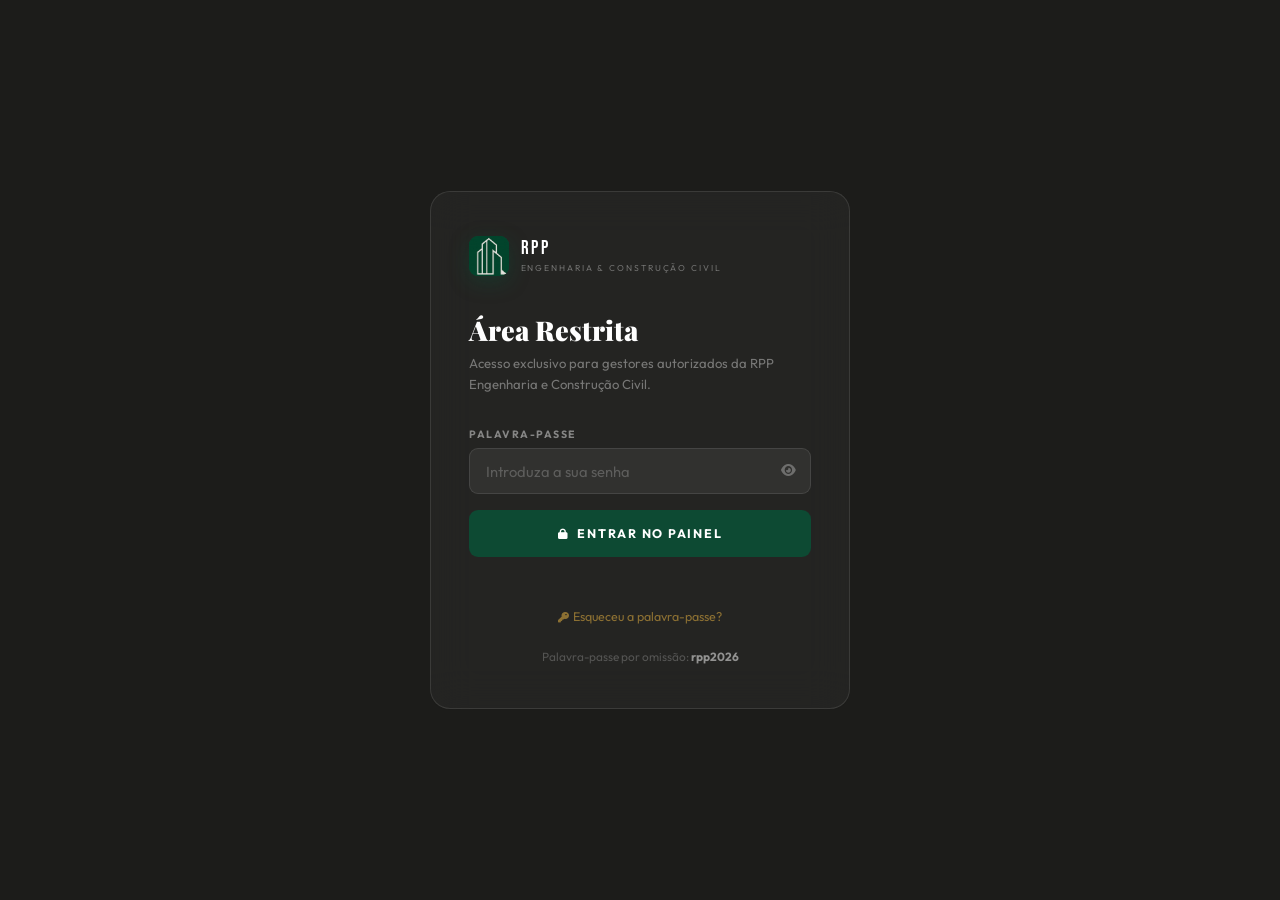
<file: gestores/.index.html>
<!DOCTYPE html>
<html lang="pt">
<head>
<meta charset="UTF-8">
<meta name="viewport" content="width=device-width, initial-scale=1.0">
<title>Gestores – RPP Engenharia</title>
<meta name="robots" content="noindex, nofollow">
<link rel="preconnect" href="https://fonts.googleapis.com">
<link rel="preconnect" href="https://fonts.gstatic.com" crossorigin>
<link href="https://fonts.googleapis.com/css2?family=Playfair+Display:wght@700;900&family=Outfit:wght@300;400;500;600;700&family=Bebas+Neue&display=swap" rel="stylesheet">
<link rel="stylesheet" href="https://cdnjs.cloudflare.com/ajax/libs/font-awesome/6.5.0/css/all.min.css">
<style>
:root{--v:#0D4A33;--vm:#16694A;--vl:#1E8A62;--o:#C49A3C;--ol:#D9B55A;--c:#111110;--cm:#1C1C1A;--cr:#F5F1EA;--b:#FAFAF8;--ease:cubic-bezier(.16,1,.3,1)}
*,*::before,*::after{box-sizing:border-box;margin:0;padding:0}
html{scroll-behavior:smooth;height:100%}
body{font-family:'Outfit',sans-serif;color:var(--c);background:var(--cm);min-height:100vh}
img{max-width:100%;display:block}
a{text-decoration:none;color:inherit}
button{font-family:inherit;cursor:pointer;border:none;background:none}
::-webkit-scrollbar{width:5px}::-webkit-scrollbar-thumb{background:var(--v);border-radius:4px}

/* LOGIN */
#loginScreen{position:fixed;inset:0;z-index:500;background:var(--cm);display:flex;align-items:center;justify-content:center;padding:1.5rem}
#loginScreen.gone{display:none}
.login-card{background:rgba(255,255,255,.04);border:1px solid rgba(255,255,255,.1);border-radius:20px;padding:2.8rem 2.4rem;width:100%;max-width:420px;backdrop-filter:blur(20px)}
.login-logo{display:flex;align-items:center;gap:.7rem;margin-bottom:2.5rem}
.login-lm{width:40px;height:40px;border-radius:9px;background:var(--v);display:flex;align-items:center;justify-content:center;box-shadow:0 6px 20px rgba(13,74,51,.45);overflow:hidden;flex-shrink:0}
.login-lm img{width:40px;height:40px;object-fit:cover}
.login-lm-txt{color:#fff;font-family:'Bebas Neue',sans-serif;font-size:15px;letter-spacing:.06em;display:none}
.login-ln{font-family:'Bebas Neue',sans-serif;color:#fff;font-size:1.2rem;letter-spacing:.15em;line-height:1}
.login-lt{font-size:.54rem;color:rgba(255,255,255,.35);letter-spacing:.22em;text-transform:uppercase;margin-top:4px}
.login-title{font-family:'Playfair Display',serif;font-size:1.7rem;font-weight:900;color:#fff;line-height:1.1;margin-bottom:.4rem}
.login-sub{color:rgba(255,255,255,.38);font-size:.82rem;line-height:1.6;margin-bottom:2rem}
.login-lbl{display:block;font-size:.66rem;font-weight:700;letter-spacing:.14em;text-transform:uppercase;color:rgba(255,255,255,.45);margin-bottom:.45rem}
.login-inp{width:100%;background:rgba(255,255,255,.06);border:1px solid rgba(255,255,255,.1);border-radius:9px;padding:.8rem 1rem;color:#fff;font-family:'Outfit',sans-serif;font-size:.92rem;outline:none;transition:border-color .3s,box-shadow .3s}
.login-inp::placeholder{color:rgba(255,255,255,.22)}
.login-inp:focus{border-color:rgba(196,154,60,.6);box-shadow:0 0 0 3px rgba(196,154,60,.1)}
.login-btn{width:100%;background:var(--v);color:#fff;font-family:'Outfit',sans-serif;font-size:.78rem;font-weight:700;letter-spacing:.14em;text-transform:uppercase;padding:1rem;border-radius:9px;margin-top:1rem;display:flex;align-items:center;justify-content:center;gap:.5rem;transition:background .3s,transform .25s}
.login-btn:hover{background:var(--vl);transform:translateY(-2px)}
.login-err{color:#ff6b6b;font-size:.78rem;margin-top:.65rem;min-height:1.2rem;text-align:center}
.login-hint{text-align:center;margin-top:1.5rem;font-size:.74rem;color:rgba(255,255,255,.22)}

/* PW WRAP */
.pw-wrap{position:relative}
.pw-wrap .login-inp,.pw-wrap .finp{padding-right:2.8rem}
.pw-eye{position:absolute;right:.9rem;top:50%;transform:translateY(-50%);background:none;border:none;color:rgba(255,255,255,.3);font-size:.82rem;cursor:pointer;transition:color .3s;padding:0;line-height:1}
.pw-eye:hover{color:rgba(255,255,255,.7)}

/* RECOVERY OVERLAY */
#recoveryOverlay{position:fixed;inset:0;z-index:600;background:rgba(17,17,16,.97);backdrop-filter:blur(24px);display:none;align-items:center;justify-content:center;padding:1.5rem}
#recoveryOverlay.show{display:flex}
.rec-card{background:rgba(255,255,255,.04);border:1px solid rgba(255,255,255,.1);border-radius:20px;padding:2.6rem 2.4rem;width:100%;max-width:420px}
.rec-back{display:inline-flex;align-items:center;gap:.45rem;font-size:.74rem;color:rgba(255,255,255,.38);margin-bottom:2rem;transition:color .3s;cursor:pointer;background:none;border:none;font-family:inherit;padding:0}
.rec-back:hover{color:rgba(255,255,255,.8)}
.rec-step{display:none}.rec-step.a{display:block}
.rec-title{font-family:'Playfair Display',serif;font-size:1.55rem;font-weight:900;color:#fff;margin-bottom:.4rem}
.rec-sub{color:rgba(255,255,255,.38);font-size:.82rem;line-height:1.65;margin-bottom:2rem}
.rec-code-wrap{display:flex;gap:.45rem;justify-content:center;margin:1.5rem 0}
.rec-code-wrap input{width:46px;height:54px;text-align:center;background:rgba(255,255,255,.06);border:1px solid rgba(255,255,255,.12);border-radius:10px;color:#fff;font-size:1.4rem;font-weight:700;font-family:'Bebas Neue',sans-serif;outline:none;transition:border-color .3s,box-shadow .3s;-webkit-appearance:none}
.rec-code-wrap input:focus{border-color:rgba(196,154,60,.7);box-shadow:0 0 0 3px rgba(196,154,60,.12)}
.rec-code-wrap input.ok{border-color:rgba(30,138,98,.7)}
.rec-code-wrap input.bad{border-color:rgba(255,107,107,.7)}
.rec-msg{text-align:center;font-size:.76rem;min-height:1.1rem;margin-top:.5rem}
.rec-msg.ok{color:var(--ol)}
.rec-msg.bad{color:#ff6b6b}
.rec-resend{display:inline-flex;align-items:center;gap:.35rem;font-size:.74rem;color:rgba(255,255,255,.28);margin-top:1.2rem;cursor:pointer;background:none;border:none;font-family:inherit;padding:0;transition:color .3s;width:100%;justify-content:center}
.rec-resend:hover:not([disabled]){color:var(--ol)}
.rec-resend[disabled]{opacity:.35;cursor:default}
.strength-bar{height:4px;border-radius:100px;background:rgba(255,255,255,.08);margin-top:.5rem;overflow:hidden}
.strength-fill{height:100%;border-radius:100px;width:0;transition:width .4s var(--ease),background .4s}
.strength-label{font-size:.68rem;margin-top:.3rem;min-height:.9rem;color:rgba(255,255,255,.3)}

/* TOAST */
#toast{position:fixed;bottom:2rem;left:50%;transform:translateX(-50%) translateY(130%);z-index:1000;background:#152b1e;border:1px solid rgba(196,154,60,.3);color:#fff;font-size:.82rem;font-weight:500;padding:.82rem 1.6rem;border-radius:100px;box-shadow:0 12px 40px rgba(0,0,0,.5);display:flex;align-items:center;gap:.6rem;white-space:nowrap;transition:transform .4s var(--ease),opacity .4s;pointer-events:none;opacity:0}
#toast.show{transform:translateX(-50%) translateY(0);opacity:1}
#toast.err{background:#2e1515;border-color:rgba(255,107,107,.3)}

/* DASHBOARD */
#dashboard{display:none;min-height:100vh}
#dashboard.show{display:flex}

/* SIDEBAR */
.sidebar{width:260px;flex-shrink:0;background:rgba(0,0,0,.3);border-right:1px solid rgba(255,255,255,.06);display:flex;flex-direction:column;position:sticky;top:0;height:100vh;overflow-y:auto}
@media(max-width:900px){.sidebar{display:none}}
.sb-logo{padding:1.6rem 1.4rem 1.2rem;border-bottom:1px solid rgba(255,255,255,.06);display:flex;align-items:center;gap:.7rem}
.sb-lm{width:34px;height:34px;border-radius:7px;background:var(--v);display:flex;align-items:center;justify-content:center;flex-shrink:0;overflow:hidden}
.sb-lm img{width:34px;height:34px;object-fit:cover}
.sb-lm-txt{color:#fff;font-family:'Bebas Neue',sans-serif;font-size:12px;letter-spacing:.06em;display:none}
.sb-ln{font-family:'Bebas Neue',sans-serif;color:#fff;font-size:1rem;letter-spacing:.15em;line-height:1}
.sb-lt{font-size:.5rem;color:rgba(255,255,255,.3);letter-spacing:.2em;text-transform:uppercase;margin-top:3px}
.sb-user{padding:.9rem 1.4rem;border-bottom:1px solid rgba(255,255,255,.06);display:flex;align-items:center;gap:.7rem}
.sb-av{width:32px;height:32px;border-radius:50%;background:rgba(196,154,60,.2);display:flex;align-items:center;justify-content:center;color:var(--ol);font-size:.8rem;flex-shrink:0}
.sb-un{font-size:.8rem;font-weight:600;color:#fff}
.sb-ur{font-size:.62rem;color:rgba(255,255,255,.35);margin-top:2px}
nav.sb-nav{flex:1;padding:1rem .8rem}
.nav-group{margin-bottom:1.5rem}
.nav-group-lbl{font-size:.6rem;font-weight:700;letter-spacing:.22em;text-transform:uppercase;color:rgba(255,255,255,.25);padding:0 .6rem;margin-bottom:.5rem}
.nav-item{display:flex;align-items:center;gap:.7rem;padding:.68rem .8rem;border-radius:9px;color:rgba(255,255,255,.5);font-size:.82rem;font-weight:500;transition:all .25s;cursor:pointer}
.nav-item i{width:16px;text-align:center;font-size:.82rem;flex-shrink:0}
.nav-item:hover{background:rgba(255,255,255,.06);color:rgba(255,255,255,.85)}
.nav-item.a{background:rgba(13,74,51,.35);color:#fff;font-weight:600}
.nav-item.a i{color:var(--ol)}
.sb-footer{padding:1rem 1.4rem;border-top:1px solid rgba(255,255,255,.06)}
.sb-out{display:flex;align-items:center;gap:.6rem;font-size:.78rem;color:rgba(255,255,255,.35);transition:color .3s;cursor:pointer;padding:.5rem 0}
.sb-out:hover{color:#ff6b6b}
.back-site{display:flex;align-items:center;gap:.5rem;font-size:.76rem;color:rgba(255,255,255,.28);margin-bottom:.4rem;transition:color .3s}
.back-site:hover{color:rgba(255,255,255,.7)}

/* MAIN CONTENT */
.content{flex:1;overflow-y:auto;min-height:100vh}
.topbar{background:rgba(0,0,0,.2);border-bottom:1px solid rgba(255,255,255,.05);padding:.85rem 1.5rem;display:flex;align-items:center;justify-content:space-between;position:sticky;top:0;z-index:50;backdrop-filter:blur(10px)}
@media(min-width:768px){.topbar{padding:.85rem 2.5rem}}
.topbar-title{font-size:1.05rem;font-weight:700;color:#fff}
.topbar-right{display:flex;align-items:center;gap:.8rem}
.tb-out{display:flex;align-items:center;gap:.4rem;font-size:.74rem;color:rgba(255,255,255,.45);transition:color .3s;cursor:pointer}
.tb-out:hover{color:#ff6b6b}
.tb-back{display:inline-flex;align-items:center;gap:.4rem;font-size:.72rem;color:rgba(255,255,255,.45);transition:color .3s}
.tb-back:hover{color:rgba(255,255,255,.8)}

/* PANELS */
.panel{display:none;padding:2rem 1.5rem 4rem}
@media(min-width:768px){.panel{padding:2.5rem 2.5rem 4rem}}
.panel.a{display:block}

/* STATS */
.stats-row{display:grid;gap:.9rem;margin-bottom:2.5rem}
@media(min-width:480px){.stats-row{grid-template-columns:repeat(2,1fr)}}
@media(min-width:900px){.stats-row{grid-template-columns:repeat(4,1fr)}}
.stat-card{background:rgba(255,255,255,.04);border:1px solid rgba(255,255,255,.07);border-radius:14px;padding:1.3rem 1.5rem;display:flex;align-items:center;gap:1rem;transition:border-color .3s}
.stat-card:hover{border-color:rgba(196,154,60,.25)}
.stat-ic{width:44px;height:44px;border-radius:10px;display:flex;align-items:center;justify-content:center;font-size:1rem;flex-shrink:0}
.stat-ic.n{background:rgba(13,74,51,.25);color:var(--vl)}
.stat-ic.a{background:rgba(196,154,60,.15);color:var(--ol)}
.stat-ic.p{background:rgba(30,138,98,.15);color:var(--vl)}
.stat-ic.u{background:rgba(255,107,107,.1);color:#ff6b6b}
.stat-val{font-family:'Bebas Neue',sans-serif;font-size:2rem;color:#fff;line-height:1}
.stat-lbl{font-size:.7rem;color:rgba(255,255,255,.35);text-transform:uppercase;letter-spacing:.12em;margin-top:.15rem}

/* SECTION HEADER */
.sec-hdr{display:flex;align-items:flex-end;justify-content:space-between;margin-bottom:1.8rem;gap:1rem;flex-wrap:wrap}
.sec-hdr h2{font-family:'Playfair Display',serif;font-size:1.5rem;font-weight:900;color:#fff}
.sec-hdr p{color:rgba(255,255,255,.35);font-size:.8rem;margin-top:.2rem}

/* FORM CARD */
.fc{background:rgba(255,255,255,.03);border:1px solid rgba(255,255,255,.08);border-radius:16px;padding:1.8rem;margin-bottom:1.2rem}
.fc-title{font-weight:700;font-size:.9rem;color:#fff;margin-bottom:1.2rem;display:flex;align-items:center;gap:.5rem}
.fc-title i{color:var(--ol);font-size:.85rem}
.flbl{display:block;font-size:.66rem;font-weight:700;letter-spacing:.12em;text-transform:uppercase;color:rgba(255,255,255,.38);margin-bottom:.42rem}
.finp{width:100%;background:rgba(255,255,255,.05);border:1px solid rgba(255,255,255,.09);border-radius:9px;padding:.72rem 1rem;color:#fff;font-family:'Outfit',sans-serif;font-size:.88rem;outline:none;transition:border-color .3s,box-shadow .3s}
.finp::placeholder{color:rgba(255,255,255,.2)}
.finp:focus{border-color:rgba(196,154,60,.55);box-shadow:0 0 0 3px rgba(196,154,60,.08)}
.finp option{background:var(--cm);color:#fff}
textarea.finp{resize:vertical}
.fg2{display:grid;gap:.9rem}
@media(min-width:600px){.fg2{grid-template-columns:1fr 1fr}}
.fa3{display:grid;gap:.9rem}
@media(min-width:600px){.fa3{grid-template-columns:1fr 1fr 1fr}}
.fbtn{display:inline-flex;align-items:center;gap:.45rem;background:var(--v);color:#fff;font-size:.74rem;font-weight:600;letter-spacing:.1em;text-transform:uppercase;padding:.72rem 1.45rem;border-radius:9px;transition:background .3s,transform .25s}
.fbtn:hover{background:var(--vl);transform:translateY(-1px)}
.fbtn.sec{background:rgba(255,255,255,.06);color:rgba(255,255,255,.7);border:1px solid rgba(255,255,255,.1)}
.fbtn.sec:hover{background:rgba(255,255,255,.1);transform:none}
.fbtn.danger{background:rgba(220,53,53,.15);color:#ff6b6b;border:1px solid rgba(220,53,53,.25)}
.fbtn.danger:hover{background:rgba(220,53,53,.25)}

/* ITEMS LIST */
.items-list{display:flex;flex-direction:column;gap:.65rem}
.item-row{background:rgba(255,255,255,.04);border:1px solid rgba(255,255,255,.07);border-radius:12px;padding:.9rem 1.1rem;display:flex;align-items:center;gap:.9rem;flex-wrap:wrap;transition:border-color .3s}
.item-row:hover{border-color:rgba(255,255,255,.14)}
.item-thumb{width:44px;height:44px;border-radius:8px;object-fit:cover;flex-shrink:0;background:rgba(255,255,255,.05)}
.item-info{flex:1;min-width:0}
.item-title{font-size:.88rem;font-weight:600;color:#fff;white-space:nowrap;overflow:hidden;text-overflow:ellipsis}
.item-meta{font-size:.66rem;color:rgba(255,255,255,.3);margin-top:.18rem}
.item-tag{display:inline-flex;background:rgba(13,74,51,.3);color:var(--vl);font-size:.58rem;font-weight:700;letter-spacing:.1em;text-transform:uppercase;padding:.18rem .6rem;border-radius:100px;margin-right:.3rem}
.item-actions{display:flex;gap:.4rem;flex-shrink:0}
.ia-btn{width:32px;height:32px;border-radius:8px;background:rgba(255,255,255,.06);display:flex;align-items:center;justify-content:center;font-size:.72rem;color:rgba(255,255,255,.5);transition:all .2s;cursor:pointer}
.ia-btn:hover{background:rgba(196,154,60,.2);color:var(--ol)}
.ia-btn.del:hover{background:rgba(220,53,53,.2);color:#ff6b6b}
.empty-state{text-align:center;padding:3.5rem 2rem;color:rgba(255,255,255,.2)}
.empty-state i{font-size:2.5rem;display:block;margin-bottom:.8rem;color:rgba(255,255,255,.08)}
.empty-state p{font-size:.85rem}

/* MOBILE NAV */
.mob-nav{display:none;background:rgba(0,0,0,.3);border-bottom:1px solid rgba(255,255,255,.06);overflow-x:auto;scrollbar-width:none}
@media(max-width:900px){.mob-nav{display:flex}}
.mob-nav::-webkit-scrollbar{display:none}
.mn-item{padding:.75rem 1.1rem;font-size:.7rem;font-weight:600;letter-spacing:.1em;text-transform:uppercase;color:rgba(255,255,255,.4);white-space:nowrap;cursor:pointer;border-bottom:2px solid transparent;transition:all .3s}
.mn-item.a{color:#fff;border-color:var(--o)}

/* BADGE */
.badge{display:inline-flex;background:var(--v);color:#fff;font-size:.58rem;font-weight:700;padding:.15rem .5rem;border-radius:100px;margin-left:.4rem;vertical-align:middle}

/* SETTINGS */
.settings-grid{display:grid;gap:1.4rem}
@media(min-width:900px){.settings-grid{grid-template-columns:1fr 1fr}}
.settings-info-row{display:flex;align-items:center;gap:.85rem;padding:.85rem 0;border-bottom:1px solid rgba(255,255,255,.06)}
.settings-info-row:last-child{border-bottom:none}
.si-icon{width:34px;height:34px;border-radius:8px;background:rgba(196,154,60,.12);color:var(--ol);display:flex;align-items:center;justify-content:center;font-size:.82rem;flex-shrink:0}
.si-lbl{font-size:.68rem;color:rgba(255,255,255,.3);text-transform:uppercase;letter-spacing:.12em}
.si-val{font-size:.9rem;font-weight:600;color:#fff;margin-top:.1rem}
.pw-strength-bar{height:4px;border-radius:100px;background:rgba(255,255,255,.08);margin-top:.5rem;overflow:hidden}
.pw-strength-fill{height:100%;border-radius:100px;width:0;transition:width .4s var(--ease),background .4s}
.pw-strength-label{font-size:.68rem;margin-top:.3rem;min-height:.9rem;color:rgba(255,255,255,.3)}
.divider{height:1px;background:rgba(255,255,255,.07);margin:1.2rem 0}

/* UTILS */
.hid{display:none!important}
.row-btns{display:flex;gap:.65rem;flex-wrap:wrap;margin-top:1.1rem}
</style>
</head>
<body>

<!-- LOGIN SCREEN -->
<div id="loginScreen">
  <div class="login-card">
    <div class="login-logo">
      <div class="login-lm">
        <img src="../assets/imagens/logo.jpeg" alt="RPP" onerror="this.style.display='none';this.nextElementSibling.style.display='block'">
        <span class="login-lm-txt">RPP</span>
      </div>
      <div><div class="login-ln">RPP</div><div class="login-lt">Engenharia &amp; Construção Civil</div></div>
    </div>
    <h1 class="login-title">Área Restrita</h1>
    <p class="login-sub">Acesso exclusivo para gestores autorizados da RPP Engenharia e Construção Civil.</p>
    <form id="loginForm">
      <label for="loginPW" class="login-lbl">Palavra-passe</label>
      <div class="pw-wrap">
        <input type="password" id="loginPW" class="login-inp" placeholder="Introduza a sua senha" autocomplete="current-password">
        <button type="button" class="pw-eye" data-target="loginPW" aria-label="Mostrar senha"><i class="fa-solid fa-eye"></i></button>
      </div>
      <button type="submit" class="login-btn"><i class="fa-solid fa-lock" style="font-size:.68rem"></i> Entrar no Painel</button>
      <p id="loginErr" class="login-err"></p>
    </form>
    <div style="text-align:center;margin-top:1.1rem">
      <button id="openRecovery" type="button" style="background:none;border:none;font-family:inherit;font-size:.78rem;color:rgba(196,154,60,.65);cursor:pointer;padding:0;transition:color .3s">
        <i class="fa-solid fa-key" style="font-size:.68rem;margin-right:.3rem"></i>Esqueceu a palavra-passe?
      </button>
    </div>
    <p class="login-hint">Palavra-passe por omissão: <strong style="color:rgba(255,255,255,.5)">rpp2026</strong></p>
  </div>
</div>

<!-- RECOVERY OVERLAY -->
<div id="recoveryOverlay">
  <div class="rec-card">
    <button class="rec-back" id="recBack"><i class="fa-solid fa-arrow-left" style="font-size:.68rem"></i> Voltar ao login</button>

    <!-- STEP 1: email -->
    <div class="rec-step a" id="recStep1">
      <div class="rec-title">Recuperar Acesso</div>
      <p class="rec-sub">Introduza o email associado à conta de gestor para receber um código de verificação.</p>
      <label class="login-lbl" for="recEmail">Email de gestor</label>
      <input type="email" id="recEmail" class="login-inp" placeholder="gestor@rppengenharia.com" autocomplete="email">
      <button type="button" id="recSendCode" class="login-btn" style="margin-top:1rem">
        <i class="fa-solid fa-paper-plane" style="font-size:.68rem"></i> Enviar código
      </button>
      <p class="rec-msg bad" id="recEmailErr" style="margin-top:.6rem"></p>
    </div>

    <!-- STEP 2: código OTP -->
    <div class="rec-step" id="recStep2">
      <div class="rec-title">Verificar Código</div>
      <p class="rec-sub" id="recStep2Sub">Introduza o código de 6 dígitos enviado para o seu email.</p>
      <div class="rec-code-wrap" id="recCodeWrap">
        <input type="text" maxlength="1" inputmode="numeric" class="rec-digit">
        <input type="text" maxlength="1" inputmode="numeric" class="rec-digit">
        <input type="text" maxlength="1" inputmode="numeric" class="rec-digit">
        <input type="text" maxlength="1" inputmode="numeric" class="rec-digit">
        <input type="text" maxlength="1" inputmode="numeric" class="rec-digit">
        <input type="text" maxlength="1" inputmode="numeric" class="rec-digit">
      </div>
      <p class="rec-msg" id="recCodeMsg"></p>
      <button type="button" id="recVerifyCode" class="login-btn" style="margin-top:1rem">
        <i class="fa-solid fa-check" style="font-size:.68rem"></i> Verificar código
      </button>
      <button type="button" class="rec-resend" id="recResend" disabled>
        <i class="fa-solid fa-rotate-right" style="font-size:.65rem"></i>
        <span>Reenviar em <span id="recCountdown">60</span>s</span>
      </button>
    </div>

    <!-- STEP 3: nova senha -->
    <div class="rec-step" id="recStep3">
      <div class="rec-title">Nova Palavra-passe</div>
      <p class="rec-sub">Código verificado. Defina agora uma nova palavra-passe para a conta.</p>
      <div style="display:flex;flex-direction:column;gap:.9rem">
        <div>
          <label class="login-lbl" for="recNewPW">Nova palavra-passe</label>
          <div class="pw-wrap">
            <input type="password" id="recNewPW" class="login-inp" placeholder="Mínimo 6 caracteres" autocomplete="new-password">
            <button type="button" class="pw-eye" data-target="recNewPW" aria-label="Mostrar"><i class="fa-solid fa-eye"></i></button>
          </div>
          <div class="pw-strength-bar"><div class="pw-strength-fill" id="recStrFill"></div></div>
          <div class="pw-strength-label" id="recStrLabel"></div>
        </div>
        <div>
          <label class="login-lbl" for="recConfirmPW">Confirmar palavra-passe</label>
          <div class="pw-wrap">
            <input type="password" id="recConfirmPW" class="login-inp" placeholder="Repita a nova senha" autocomplete="new-password">
            <button type="button" class="pw-eye" data-target="recConfirmPW" aria-label="Mostrar"><i class="fa-solid fa-eye"></i></button>
          </div>
        </div>
      </div>
      <button type="button" id="recSavePW" class="login-btn" style="margin-top:1.2rem">
        <i class="fa-solid fa-floppy-disk" style="font-size:.68rem"></i> Guardar nova palavra-passe
      </button>
      <p class="rec-msg" id="recPWMsg" style="margin-top:.6rem"></p>
    </div>
  </div>
</div>

<!-- TOAST -->
<div id="toast"><i class="fa-solid fa-circle-check"></i><span id="toastTxt"></span></div>

<!-- DASHBOARD -->
<div id="dashboard">

  <!-- SIDEBAR -->
  <aside class="sidebar">
    <div class="sb-logo">
      <div class="sb-lm">
        <img src="../assets/imagens/logo.jpeg" alt="RPP" onerror="this.style.display='none';this.nextElementSibling.style.display='block'">
        <span class="sb-lm-txt">RPP</span>
      </div>
      <div><div class="sb-ln">RPP</div><div class="sb-lt">Gestores</div></div>
    </div>
    <div class="sb-user">
      <div class="sb-av"><i class="fa-solid fa-user"></i></div>
      <div><div class="sb-un">Administrador</div><div class="sb-ur" id="sbEmail">—</div></div>
    </div>
    <nav class="sb-nav">
      <div class="nav-group">
        <div class="nav-group-lbl">Visão Geral</div>
        <div class="nav-item a" data-panel="overview"><i class="fa-solid fa-gauge"></i> Dashboard</div>
      </div>
      <div class="nav-group">
        <div class="nav-group-lbl">Conteúdo</div>
        <div class="nav-item" data-panel="noticias"><i class="fa-solid fa-newspaper"></i> Notícias <span class="badge" id="sbBadgeN">0</span></div>
        <div class="nav-item" data-panel="publicidades"><i class="fa-solid fa-bullhorn"></i> Publicidades <span class="badge" id="sbBadgeA">0</span></div>
        <div class="nav-item" data-panel="projetos"><i class="fa-solid fa-building"></i> Projetos <span class="badge" id="sbBadgeP">0</span></div>
      </div>
      <div class="nav-group">
        <div class="nav-group-lbl">Conta</div>
        <div class="nav-item" data-panel="settings"><i class="fa-solid fa-shield-halved"></i> Definições de Acesso</div>
      </div>
    </nav>
    <div class="sb-footer">
      <a href="../index.html" class="back-site"><i class="fa-solid fa-arrow-left" style="font-size:.7rem"></i> Voltar ao Site</a>
      <div class="sb-out" id="sidebarOut"><i class="fa-solid fa-right-from-bracket" style="font-size:.8rem"></i> Terminar sessão</div>
    </div>
  </aside>

  <!-- MAIN -->
  <div class="content">

    <!-- TOPBAR -->
    <div class="topbar">
      <span class="topbar-title" id="topbarTitle">Dashboard</span>
      <div class="topbar-right">
        <a href="../index.html" class="tb-back"><i class="fa-solid fa-arrow-up-right-from-square" style="font-size:.7rem"></i> Site</a>
        <div class="tb-out" id="topbarOut"><i class="fa-solid fa-right-from-bracket" style="font-size:.72rem"></i> Sair</div>
      </div>
    </div>

    <!-- MOBILE NAV -->
    <div class="mob-nav">
      <div class="mn-item a" data-panel="overview">Dashboard</div>
      <div class="mn-item" data-panel="noticias">Notícias</div>
      <div class="mn-item" data-panel="publicidades">Publicidades</div>
      <div class="mn-item" data-panel="projetos">Projetos</div>
      <div class="mn-item" data-panel="settings">Definições</div>
    </div>

    <!-- PANEL: OVERVIEW -->
    <div class="panel a" id="panel-overview">
      <div class="stats-row" id="statsRow"></div>
      <div style="display:grid;gap:1.2rem">
        <div class="fc">
          <div class="fc-title"><i class="fa-solid fa-clock-rotate-left"></i> Últimas notícias publicadas</div>
          <div id="recentNews" class="items-list"></div>
        </div>
        <div class="fc">
          <div class="fc-title"><i class="fa-solid fa-bullhorn"></i> Publicidades activas</div>
          <div id="recentAds" class="items-list"></div>
        </div>
      </div>
    </div>

    <!-- PANEL: NOTÍCIAS -->
    <div class="panel" id="panel-noticias">
      <div class="sec-hdr">
        <div><h2>Gestão de Notícias</h2><p>Crie, edite e elimine publicações do site.</p></div>
      </div>
      <div class="fc">
        <div class="fc-title" id="nFormTitle"><i class="fa-solid fa-plus"></i> Nova Notícia</div>
        <input type="hidden" id="nId">
        <div style="display:grid;gap:.9rem">
          <div><label class="flbl" for="nTit">Título *</label><input class="finp" id="nTit" placeholder="Título da notícia"></div>
          <div><label class="flbl" for="nRes">Resumo *</label><textarea class="finp" id="nRes" rows="2" placeholder="Breve descrição para listagem e carrossel..."></textarea></div>
          <div><label class="flbl" for="nContent">Conteúdo completo *</label><textarea class="finp" id="nContent" rows="6" placeholder="Texto completo da notícia..."></textarea></div>
          <div class="fa3">
            <div><label class="flbl" for="nCat">Categoria</label><select id="nCat" class="finp"><option>Infraestrutura</option><option>Edificação</option><option>Sustentabilidade</option><option>Institucional</option></select></div>
            <div><label class="flbl" for="nData">Data</label><input type="date" class="finp" id="nData"></div>
            <div><label class="flbl" for="nImg">Imagem</label><input type="file" accept="image/*" class="finp" id="nImg"></div>
          </div>
        </div>
        <div class="row-btns">
          <button class="fbtn" id="nSave"><i class="fa-solid fa-floppy-disk" style="font-size:.68rem"></i> Guardar Notícia</button>
          <button class="fbtn sec hid" id="nCan">Cancelar edição</button>
        </div>
      </div>
      <div class="fc">
        <div class="fc-title"><i class="fa-solid fa-list"></i> Notícias Publicadas</div>
        <div id="nList" class="items-list"></div>
      </div>
    </div>

    <!-- PANEL: PUBLICIDADES -->
    <div class="panel" id="panel-publicidades">
      <div class="sec-hdr">
        <div><h2>Gestão de Publicidades</h2><p>Gerencie os espaços e oportunidades publicitárias visíveis no site.</p></div>
      </div>
      <div class="fc">
        <div class="fc-title" id="aFormTitle"><i class="fa-solid fa-plus"></i> Nova Publicidade</div>
        <input type="hidden" id="aId">
        <div style="display:grid;gap:.9rem">
          <div><label class="flbl" for="aTit">Título *</label><input class="finp" id="aTit" placeholder="Título da publicidade"></div>
          <div><label class="flbl" for="aDesc">Descrição *</label><textarea class="finp" id="aDesc" rows="3" placeholder="Descrição detalhada da oportunidade..."></textarea></div>
          <div class="fg2">
            <div><label class="flbl" for="aCat">Categoria</label><select id="aCat" class="finp"><option>Patrocínio</option><option>Banner</option><option>Digital</option><option>Evento</option><option>Parceria</option><option>Outdoor</option></select></div>
            <div><label class="flbl" for="aPreco">Preço / Condições</label><input class="finp" id="aPreco" placeholder="ex: 5.000 USD/mês"></div>
          </div>
          <div class="fg2">
            <div><label class="flbl" for="aContact">Contacto</label><input class="finp" id="aContact" placeholder="Email ou telefone"></div>
            <div><label class="flbl" for="aImg">Imagem</label><input type="file" accept="image/*" class="finp" id="aImg"></div>
          </div>
        </div>
        <div class="row-btns">
          <button class="fbtn" id="aSave"><i class="fa-solid fa-floppy-disk" style="font-size:.68rem"></i> Guardar Publicidade</button>
          <button class="fbtn sec hid" id="aCan">Cancelar edição</button>
        </div>
      </div>
      <div class="fc">
        <div class="fc-title"><i class="fa-solid fa-list"></i> Publicidades Cadastradas</div>
        <div id="aList" class="items-list"></div>
      </div>
    </div>

    <!-- PANEL: PROJETOS -->
    <div class="panel" id="panel-projetos">
      <div class="sec-hdr">
        <div><h2>Gestão de Projetos</h2><p>Adicione e gira projetos do portefólio visíveis no site.</p></div>
      </div>
      <div class="fc">
        <div class="fc-title" id="pFormTitle"><i class="fa-solid fa-plus"></i> Novo Projeto</div>
        <input type="hidden" id="pId">
        <div style="display:grid;gap:.9rem">
          <div><label class="flbl" for="pTit">Título *</label><input class="finp" id="pTit" placeholder="Nome do projeto"></div>
          <div><label class="flbl" for="pDesc">Descrição *</label><textarea class="finp" id="pDesc" rows="3" placeholder="Descrição técnica do projeto..."></textarea></div>
          <div class="fg2">
            <div><label class="flbl" for="pCat">Categoria</label><select id="pCat" class="finp"><option value="edificacao">Edificação</option><option value="infraestrutura">Infraestrutura</option><option value="sustentavel">Sustentável</option><option value="industrial">Industrial</option></select></div>
            <div><label class="flbl" for="pAno">Ano</label><input class="finp" id="pAno" placeholder="ex: 2024" type="number" min="1990" max="2030"></div>
          </div>
          <div class="fg2">
            <div><label class="flbl" for="pLoc">Localização</label><input class="finp" id="pLoc" placeholder="ex: Luanda, Angola"></div>
            <div><label class="flbl" for="pDim">Dimensão</label><input class="finp" id="pDim" placeholder="ex: 45.000 m²"></div>
          </div>
          <div><label class="flbl" for="pImg">Imagem</label><input type="file" accept="image/*" class="finp" id="pImg"></div>
        </div>
        <div class="row-btns">
          <button class="fbtn" id="pSave"><i class="fa-solid fa-floppy-disk" style="font-size:.68rem"></i> Guardar Projeto</button>
          <button class="fbtn sec hid" id="pCan">Cancelar edição</button>
        </div>
      </div>
      <div class="fc">
        <div class="fc-title"><i class="fa-solid fa-list"></i> Projetos Cadastrados</div>
        <div id="pList" class="items-list"></div>
      </div>
    </div>

    <!-- PANEL: DEFINIÇÕES DE ACESSO -->
    <div class="panel" id="panel-settings">
      <div class="sec-hdr">
        <div><h2>Definições de Acesso</h2><p>Gerencie as credenciais e o email de recuperação da conta de gestor.</p></div>
      </div>
      <div class="settings-grid">

        <!-- Informações da conta -->
        <div class="fc" style="height:fit-content">
          <div class="fc-title"><i class="fa-solid fa-circle-info"></i> Informações da Conta</div>
          <div class="settings-info-row">
            <div class="si-icon"><i class="fa-solid fa-user-shield"></i></div>
            <div><div class="si-lbl">Perfil</div><div class="si-val">Administrador</div></div>
          </div>
          <div class="settings-info-row">
            <div class="si-icon"><i class="fa-solid fa-envelope"></i></div>
            <div style="flex:1;min-width:0"><div class="si-lbl">Email de recuperação</div><div class="si-val" id="settingsEmailDisplay" style="font-size:.82rem;word-break:break-all">—</div></div>
          </div>
          <div class="settings-info-row">
            <div class="si-icon"><i class="fa-solid fa-clock"></i></div>
            <div><div class="si-lbl">Última sessão</div><div class="si-val" id="settingsLastLogin" style="font-size:.82rem">—</div></div>
          </div>
          <div class="settings-info-row">
            <div class="si-icon"><i class="fa-solid fa-key"></i></div>
            <div><div class="si-lbl">Palavra-passe</div><div class="si-val" style="font-size:.82rem;letter-spacing:.2em">••••••••</div></div>
          </div>
        </div>

        <div style="display:flex;flex-direction:column;gap:1.2rem">

          <!-- Alterar email de recuperação -->
          <div class="fc">
            <div class="fc-title"><i class="fa-solid fa-envelope"></i> Email de Recuperação</div>
            <p style="font-size:.8rem;color:rgba(255,255,255,.38);line-height:1.65;margin-bottom:1.1rem">Este email é usado para recuperar o acesso quando a palavra-passe é esquecida. Certifique-se de que o email está correto e acessível.</p>
            <label class="flbl" for="settingsEmail">Endereço de email</label>
            <input type="email" id="settingsEmail" class="finp" placeholder="gestor@rppengenharia.com">
            <div class="row-btns">
              <button class="fbtn" id="saveEmail"><i class="fa-solid fa-floppy-disk" style="font-size:.68rem"></i> Guardar Email</button>
            </div>
          </div>

          <!-- Alterar palavra-passe -->
          <div class="fc">
            <div class="fc-title"><i class="fa-solid fa-lock"></i> Alterar Palavra-passe</div>
            <p style="font-size:.8rem;color:rgba(255,255,255,.38);line-height:1.65;margin-bottom:1.1rem">Introduza a palavra-passe atual e depois defina uma nova. Use pelo menos 6 caracteres.</p>
            <div style="display:flex;flex-direction:column;gap:.9rem">
              <div>
                <label class="flbl" for="settingsOldPW">Palavra-passe atual</label>
                <div class="pw-wrap">
                  <input type="password" id="settingsOldPW" class="finp" placeholder="Senha atual" autocomplete="current-password">
                  <button type="button" class="pw-eye" data-target="settingsOldPW" aria-label="Mostrar"><i class="fa-solid fa-eye"></i></button>
                </div>
              </div>
              <div class="divider"></div>
              <div>
                <label class="flbl" for="settingsNewPW">Nova palavra-passe</label>
                <div class="pw-wrap">
                  <input type="password" id="settingsNewPW" class="finp" placeholder="Mínimo 6 caracteres" autocomplete="new-password">
                  <button type="button" class="pw-eye" data-target="settingsNewPW" aria-label="Mostrar"><i class="fa-solid fa-eye"></i></button>
                </div>
                <div class="pw-strength-bar"><div class="pw-strength-fill" id="settingsStrFill"></div></div>
                <div class="pw-strength-label" id="settingsStrLabel"></div>
              </div>
              <div>
                <label class="flbl" for="settingsConfirmPW">Confirmar nova palavra-passe</label>
                <div class="pw-wrap">
                  <input type="password" id="settingsConfirmPW" class="finp" placeholder="Repita a nova senha" autocomplete="new-password">
                  <button type="button" class="pw-eye" data-target="settingsConfirmPW" aria-label="Mostrar"><i class="fa-solid fa-eye"></i></button>
                </div>
              </div>
            </div>
            <p class="rec-msg bad hid" id="settingsPWErr" style="margin-top:.6rem;text-align:left"></p>
            <div class="row-btns">
              <button class="fbtn" id="savePW"><i class="fa-solid fa-shield-halved" style="font-size:.68rem"></i> Actualizar Palavra-passe</button>
            </div>
          </div>

        </div>
      </div>
    </div>

  </div><!-- /content -->
</div><!-- /dashboard -->

<script>
/* =====================================================
   RPP ENGENHARIA - gestores.html
   Chaves localStorage:
     rpp_news      noticias
     rpp_projects  projetos
     rpp_ads       publicidades
     rpp_ads_imgs  imagens publicidades (base64)
     rpp_auth      { pw, email, lastLogin }
   ===================================================== */
(()=>{
'use strict';

/* ── CHAVES ─────────────────────────────────────────── */
const SESSION_KEY='rpp_adm';
const AUTH_KEY='rpp_auth';
const KEYS={news:'rpp_news',projects:'rpp_projects',ads:'rpp_ads',adsImgs:'rpp_ads_imgs'};
const DEFAULT_PW='rpp2026';

/* ── AUTH HELPERS ───────────────────────────────────── */
function getAuth(){
  try{return JSON.parse(localStorage.getItem(AUTH_KEY))||{pw:DEFAULT_PW,email:'',lastLogin:''};}
  catch{return{pw:DEFAULT_PW,email:'',lastLogin:''};}
}
function saveAuth(obj){localStorage.setItem(AUTH_KEY,JSON.stringify(obj));}
function currentPW(){return getAuth().pw||DEFAULT_PW;}

/* ── STORAGE ────────────────────────────────────────── */
const DEF_IMG=[
  'https://images.unsplash.com/photo-1486406146926-c627a92ad1ab?auto=format&fit=crop&w=400&q=60',
  'https://images.unsplash.com/photo-1503387762-592deb58ef4e?auto=format&fit=crop&w=400&q=60',
  'https://images.unsplash.com/photo-1466611653911-95081537e5b7?auto=format&fit=crop&w=400&q=60',
  'https://images.unsplash.com/photo-1504307651254-35680f356dfd?auto=format&fit=crop&w=400&q=60',
];
const catLabel={edificacao:'Edificação',infraestrutura:'Infraestrutura',sustentavel:'Sustentável',industrial:'Industrial'};
const get=k=>{try{return JSON.parse(localStorage.getItem(k))||[];}catch{return[];}};
const getObj=k=>{try{return JSON.parse(localStorage.getItem(k))||{};}catch{return{};}};
const set=(k,v)=>localStorage.setItem(k,JSON.stringify(v));
const fD=s=>{try{return new Date(s).toLocaleDateString('pt-PT',{day:'2-digit',month:'long',year:'numeric'});}catch{return s||'';}};

/* Seed de dados */
const DEF_ADS=[
  {id:'a1',titulo:'Patrocínio de Eventos RPP',descricao:'Associe a sua marca aos maiores eventos de engenharia civil organizados pela RPP.',categoria:'Patrocínio',preco:'A partir de 3.500 USD',contacto:'eventos@rppengenharia.com',data:'2024-03-01'},
  {id:'a2',titulo:'Espaço Publicitário Digital',descricao:'Banner premium no site e newsletter mensal com mais de 8.000 profissionais.',categoria:'Digital',preco:'1.200 USD/mês',contacto:'marketing@rppengenharia.com',data:'2024-02-15'},
  {id:'a3',titulo:'Parceria Comercial Estratégica',descricao:'Programa de parceria para fornecedores e subcontratados com co-branding.',categoria:'Parceria',preco:'Sob consulta',contacto:'parcerias@rppengenharia.com',data:'2024-01-10'},
];
const DEF_PROJECTS=[
  {id:'p1',titulo:'Torre Financeira Global',descricao:'Edifício corporativo de alto padrão com arquitetura contemporânea.',categoria:'edificacao',ano:'2023',local:'Lisboa, Portugal',dim:'45.000 m²',img:''},
  {id:'p2',titulo:'Ponte do Estuário',descricao:'Infraestrutura moderna para melhorar a mobilidade urbana.',categoria:'infraestrutura',ano:'2022',local:'Porto, Portugal',dim:'1.2 km',img:''},
  {id:'p3',titulo:'Campus Tecnológico Verde',descricao:'Complexo tecnológico sustentável com energia renovável.',categoria:'sustentavel',ano:'2024',local:'Madrid, Espanha',dim:'12.000 m²',img:''},
];
if(!localStorage.getItem(KEYS.ads))set(KEYS.ads,DEF_ADS);
if(!localStorage.getItem(KEYS.projects))set(KEYS.projects,DEF_PROJECTS);

/* ── TOAST ──────────────────────────────────────────── */
let toastTimer;
function toast(msg,err=false){
  const el=document.getElementById('toast');
  el.querySelector('i').className=err?'fa-solid fa-circle-xmark':'fa-solid fa-circle-check';
  document.getElementById('toastTxt').textContent=msg;
  el.classList.toggle('err',err);
  el.classList.add('show');
  clearTimeout(toastTimer);
  toastTimer=setTimeout(()=>el.classList.remove('show'),3200);
}

/* ── PW VISIBILITY TOGGLE ───────────────────────────── */
document.querySelectorAll('.pw-eye').forEach(btn=>{
  btn.addEventListener('click',()=>{
    const inp=document.getElementById(btn.dataset.target);
    if(!inp)return;
    const show=inp.type==='text';
    inp.type=show?'password':'text';
    btn.querySelector('i').className=show?'fa-solid fa-eye':'fa-solid fa-eye-slash';
  });
});

/* ── PASSWORD STRENGTH ──────────────────────────────── */
function pwStrength(pw){
  let score=0;
  if(pw.length>=6)score++;
  if(pw.length>=10)score++;
  if(/[A-Z]/.test(pw))score++;
  if(/[0-9]/.test(pw))score++;
  if(/[^A-Za-z0-9]/.test(pw))score++;
  return score;
}
function renderStrength(pw,fillId,labelId){
  const fill=document.getElementById(fillId);
  const label=document.getElementById(labelId);
  if(!fill||!label)return;
  if(!pw){fill.style.width='0';label.textContent='';label.style.color='rgba(255,255,255,.3)';return;}
  const s=pwStrength(pw);
  const levels=[
    {w:'20%',bg:'#e53935',txt:'Muito fraca'},
    {w:'40%',bg:'#fb8c00',txt:'Fraca'},
    {w:'60%',bg:'#fdd835',txt:'Razoável'},
    {w:'80%',bg:'#7cb342',txt:'Boa'},
    {w:'100%',bg:'#43a047',txt:'Excelente'},
  ];
  const l=levels[Math.min(s,4)];
  fill.style.width=l.w;fill.style.background=l.bg;
  label.textContent=l.txt;label.style.color=l.bg;
}
document.getElementById('settingsNewPW').addEventListener('input',e=>renderStrength(e.target.value,'settingsStrFill','settingsStrLabel'));
document.getElementById('recNewPW').addEventListener('input',e=>renderStrength(e.target.value,'recStrFill','recStrLabel'));

/* ── AUTH LOGIN ─────────────────────────────────────── */
function checkAuth(){if(sessionStorage.getItem(SESSION_KEY)==='1')showDashboard();}

document.getElementById('loginForm').addEventListener('submit',e=>{
  e.preventDefault();
  const pw=document.getElementById('loginPW').value;
  const err=document.getElementById('loginErr');
  if(pw===currentPW()){
    sessionStorage.setItem(SESSION_KEY,'1');
    const auth=getAuth();auth.lastLogin=new Date().toISOString();saveAuth(auth);
    err.textContent='';
    document.getElementById('loginPW').value='';
    showDashboard();
  }else{
    err.textContent='Palavra-passe incorreta. Tente novamente.';
    document.getElementById('loginPW').select();
  }
});

function logout(){
  sessionStorage.removeItem(SESSION_KEY);
  document.getElementById('dashboard').classList.remove('show');
  document.getElementById('loginScreen').classList.remove('gone');
  document.getElementById('loginPW').value='';
  document.getElementById('loginErr').textContent='';
}
document.getElementById('sidebarOut').addEventListener('click',logout);
document.getElementById('topbarOut').addEventListener('click',logout);

function showDashboard(){
  document.getElementById('loginScreen').classList.add('gone');
  document.getElementById('dashboard').classList.add('show');
  const auth=getAuth();
  document.getElementById('sbEmail').textContent=auth.email||'sem email configurado';
  renderAll();
}

/* ── NAVIGATION ─────────────────────────────────────── */
const panels=['overview','noticias','publicidades','projetos','settings'];
const titles={overview:'Dashboard',noticias:'Gestão de Notícias',publicidades:'Gestão de Publicidades',projetos:'Gestão de Projetos',settings:'Definições de Acesso'};

function switchPanel(name){
  panels.forEach(p=>document.getElementById('panel-'+p).classList.toggle('a',p===name));
  document.querySelectorAll('.nav-item').forEach(i=>i.classList.toggle('a',i.dataset.panel===name));
  document.querySelectorAll('.mn-item').forEach(i=>i.classList.toggle('a',i.dataset.panel===name));
  document.getElementById('topbarTitle').textContent=titles[name]||name;
  if(name==='overview')renderOverview();
  if(name==='settings')loadSettingsPanel();
}
document.querySelectorAll('[data-panel]').forEach(el=>el.addEventListener('click',()=>switchPanel(el.dataset.panel)));

/* ── RENDER ALL ─────────────────────────────────────── */
function renderAll(){renderOverview();renderNewsList();renderAdsList();renderProjectsList();updateBadges();}
function updateBadges(){
  document.getElementById('sbBadgeN').textContent=get(KEYS.news).length;
  document.getElementById('sbBadgeA').textContent=get(KEYS.ads).length;
  document.getElementById('sbBadgeP').textContent=get(KEYS.projects).length;
}

/* ── OVERVIEW ───────────────────────────────────────── */
function renderOverview(){
  const n=get(KEYS.news),a=get(KEYS.ads),p=get(KEYS.projects);
  document.getElementById('statsRow').innerHTML=`
    <div class="stat-card"><div class="stat-ic n"><i class="fa-solid fa-newspaper"></i></div><div><div class="stat-val">${n.length}</div><div class="stat-lbl">Notícias</div></div></div>
    <div class="stat-card"><div class="stat-ic a"><i class="fa-solid fa-bullhorn"></i></div><div><div class="stat-val">${a.length}</div><div class="stat-lbl">Publicidades</div></div></div>
    <div class="stat-card"><div class="stat-ic p"><i class="fa-solid fa-building"></i></div><div><div class="stat-val">${p.length}</div><div class="stat-lbl">Projetos</div></div></div>
    <div class="stat-card"><div class="stat-ic u"><i class="fa-solid fa-eye"></i></div><div><div class="stat-val">${n.length+a.length+p.length}</div><div class="stat-lbl">Total itens</div></div></div>
  `;
  const rn=document.getElementById('recentNews');
  if(!n.length){rn.innerHTML='<div class="empty-state"><i class="fa-solid fa-newspaper"></i><p>Sem notícias</p></div>';}
  else rn.innerHTML=n.slice(0,4).map((item,i)=>`
    <div class="item-row">
      <img class="item-thumb" src="${item.img||DEF_IMG[i%4]}" alt="" onerror="this.src='${DEF_IMG[i%4]}'">
      <div class="item-info"><div class="item-title">${item.titulo}</div><div class="item-meta"><span class="item-tag">${item.categoria}</span>${fD(item.data)}</div></div>
      <div class="item-actions"><div class="ia-btn" onclick="editNews('${item.id}')"><i class="fa-solid fa-pen"></i></div></div>
    </div>`).join('');
  const ra=document.getElementById('recentAds'),aimgs=getObj(KEYS.adsImgs);
  if(!a.length){ra.innerHTML='<div class="empty-state"><i class="fa-solid fa-bullhorn"></i><p>Sem publicidades</p></div>';}
  else ra.innerHTML=a.slice(0,4).map((item,i)=>`
    <div class="item-row">
      <img class="item-thumb" src="${aimgs[item.id]||DEF_IMG[i%4]}" alt="" onerror="this.src='${DEF_IMG[i%4]}'">
      <div class="item-info"><div class="item-title">${item.titulo}</div><div class="item-meta"><span class="item-tag">${item.categoria}</span>${item.preco||'—'}</div></div>
      <div class="item-actions"><div class="ia-btn" onclick="editAd('${item.id}')"><i class="fa-solid fa-pen"></i></div></div>
    </div>`).join('');
}

/* ── NOTÍCIAS CRUD ──────────────────────────────────── */
function renderNewsList(){
  const data=get(KEYS.news),el=document.getElementById('nList');
  if(!data.length){el.innerHTML='<div class="empty-state"><i class="fa-solid fa-newspaper"></i><p>Sem notícias cadastradas.</p></div>';return;}
  el.innerHTML=data.map((n,i)=>`
    <div class="item-row">
      <img class="item-thumb" src="${n.img||DEF_IMG[i%4]}" alt="" onerror="this.src='${DEF_IMG[i%4]}'">
      <div class="item-info"><div class="item-title">${n.titulo}</div><div class="item-meta"><span class="item-tag">${n.categoria}</span>${fD(n.data)}</div></div>
      <div class="item-actions">
        <div class="ia-btn" onclick="editNews('${n.id}')"><i class="fa-solid fa-pen"></i></div>
        <div class="ia-btn del" onclick="deleteNews('${n.id}')"><i class="fa-solid fa-trash"></i></div>
      </div>
    </div>`).join('');
}
document.getElementById('nSave').addEventListener('click',async()=>{
  const id=document.getElementById('nId').value;
  const tit=document.getElementById('nTit').value.trim();
  const res=document.getElementById('nRes').value.trim();
  const cont=document.getElementById('nContent').value.trim();
  const cat=document.getElementById('nCat').value;
  const dat=document.getElementById('nData').value||new Date().toISOString().slice(0,10);
  const fi=document.getElementById('nImg');
  if(!tit||!res||!cont)return toast('Preencha os campos obrigatórios (*)',true);
  const img=fi.files[0]?await toB64(fi.files[0]):null;
  const data=get(KEYS.news);
  if(id){const x=data.findIndex(n=>String(n.id)===id);if(x>-1){data[x]={...data[x],titulo:tit,resumo:res,content:cont,categoria:cat,data:dat};if(img)data[x].img=img;}}
  else data.unshift({id:'n'+Date.now(),titulo:tit,resumo:res,content:cont,categoria:cat,img:img||'',data:dat});
  set(KEYS.news,data);resetNewsForm();renderNewsList();renderOverview();updateBadges();
  toast(id?'Notícia actualizada com sucesso.':'Notícia publicada com sucesso.');
});
document.getElementById('nCan').addEventListener('click',resetNewsForm);
window.editNews=function(id){
  const n=get(KEYS.news).find(x=>String(x.id)===String(id));if(!n)return;
  document.getElementById('nId').value=n.id;
  document.getElementById('nTit').value=n.titulo;
  document.getElementById('nRes').value=n.resumo;
  document.getElementById('nContent').value=n.content||'';
  document.getElementById('nCat').value=n.categoria;
  document.getElementById('nData').value=n.data||'';
  document.getElementById('nFormTitle').innerHTML='<i class="fa-solid fa-pen"></i> Editar Notícia';
  document.getElementById('nCan').classList.remove('hid');
  switchPanel('noticias');
  document.getElementById('nTit').scrollIntoView({behavior:'smooth',block:'center'});
};
window.deleteNews=function(id){
  if(!confirm('Eliminar notícia?'))return;
  set(KEYS.news,get(KEYS.news).filter(x=>String(x.id)!==String(id)));
  renderNewsList();renderOverview();updateBadges();toast('Notícia eliminada.');
};
function resetNewsForm(){
  document.getElementById('nId').value='';
  ['nTit','nRes','nContent'].forEach(i=>document.getElementById(i).value='');
  document.getElementById('nData').value=new Date().toISOString().slice(0,10);
  document.getElementById('nImg').value='';
  document.getElementById('nFormTitle').innerHTML='<i class="fa-solid fa-plus"></i> Nova Notícia';
  document.getElementById('nCan').classList.add('hid');
}

/* ── PUBLICIDADES CRUD ──────────────────────────────── */
function renderAdsList(){
  const data=get(KEYS.ads),imgs=getObj(KEYS.adsImgs),el=document.getElementById('aList');
  if(!data.length){el.innerHTML='<div class="empty-state"><i class="fa-solid fa-bullhorn"></i><p>Sem publicidades cadastradas.</p></div>';return;}
  el.innerHTML=data.map((a,i)=>`
    <div class="item-row">
      <img class="item-thumb" src="${imgs[a.id]||DEF_IMG[i%4]}" alt="" onerror="this.src='${DEF_IMG[i%4]}'">
      <div class="item-info"><div class="item-title">${a.titulo}</div><div class="item-meta"><span class="item-tag">${a.categoria}</span>${a.preco||'Sob consulta'}</div></div>
      <div class="item-actions">
        <div class="ia-btn" onclick="editAd('${a.id}')"><i class="fa-solid fa-pen"></i></div>
        <div class="ia-btn del" onclick="deleteAd('${a.id}')"><i class="fa-solid fa-trash"></i></div>
      </div>
    </div>`).join('');
}
document.getElementById('aSave').addEventListener('click',async()=>{
  const id=document.getElementById('aId').value;
  const tit=document.getElementById('aTit').value.trim();
  const desc=document.getElementById('aDesc').value.trim();
  const cat=document.getElementById('aCat').value;
  const preco=document.getElementById('aPreco').value.trim();
  const cont=document.getElementById('aContact').value.trim();
  const fi=document.getElementById('aImg');
  if(!tit||!desc)return toast('Preencha os campos obrigatórios (*)',true);
  const img=fi.files[0]?await toB64(fi.files[0]):null;
  const data=get(KEYS.ads),imgs=getObj(KEYS.adsImgs);
  if(id){const x=data.findIndex(a=>String(a.id)===id);if(x>-1){data[x]={...data[x],titulo:tit,descricao:desc,categoria:cat,preco,contacto:cont};if(img)imgs[data[x].id]=img;}}
  else{const nid='a'+Date.now();data.unshift({id:nid,titulo:tit,descricao:desc,categoria:cat,preco,contacto:cont,data:new Date().toISOString().slice(0,10)});if(img)imgs[nid]=img;}
  set(KEYS.ads,data);set(KEYS.adsImgs,imgs);resetAdForm();renderAdsList();renderOverview();updateBadges();
  toast(id?'Publicidade actualizada.':'Publicidade criada.');
});
document.getElementById('aCan').addEventListener('click',resetAdForm);
window.editAd=function(id){
  const a=get(KEYS.ads).find(x=>String(x.id)===String(id));if(!a)return;
  document.getElementById('aId').value=a.id;
  document.getElementById('aTit').value=a.titulo;
  document.getElementById('aDesc').value=a.descricao;
  document.getElementById('aCat').value=a.categoria;
  document.getElementById('aPreco').value=a.preco||'';
  document.getElementById('aContact').value=a.contacto||'';
  document.getElementById('aFormTitle').innerHTML='<i class="fa-solid fa-pen"></i> Editar Publicidade';
  document.getElementById('aCan').classList.remove('hid');
  switchPanel('publicidades');
  document.getElementById('aTit').scrollIntoView({behavior:'smooth',block:'center'});
};
window.deleteAd=function(id){
  if(!confirm('Eliminar publicidade?'))return;
  const imgs=getObj(KEYS.adsImgs);delete imgs[id];set(KEYS.adsImgs,imgs);
  set(KEYS.ads,get(KEYS.ads).filter(x=>String(x.id)!==String(id)));
  renderAdsList();renderOverview();updateBadges();toast('Publicidade eliminada.');
};
function resetAdForm(){
  document.getElementById('aId').value='';
  ['aTit','aDesc','aPreco','aContact'].forEach(i=>document.getElementById(i).value='');
  document.getElementById('aImg').value='';
  document.getElementById('aFormTitle').innerHTML='<i class="fa-solid fa-plus"></i> Nova Publicidade';
  document.getElementById('aCan').classList.add('hid');
}

/* ── PROJETOS CRUD ──────────────────────────────────── */
function renderProjectsList(){
  const data=get(KEYS.projects),el=document.getElementById('pList');
  if(!data.length){el.innerHTML='<div class="empty-state"><i class="fa-solid fa-building"></i><p>Sem projetos cadastrados.</p></div>';return;}
  el.innerHTML=data.map((p,i)=>`
    <div class="item-row">
      <img class="item-thumb" src="${p.img||DEF_IMG[i%4]}" alt="" onerror="this.src='${DEF_IMG[i%4]}'">
      <div class="item-info"><div class="item-title">${p.titulo}</div><div class="item-meta"><span class="item-tag">${catLabel[p.categoria]||p.categoria}</span>${p.local||''}${p.ano?' · '+p.ano:''}</div></div>
      <div class="item-actions">
        <div class="ia-btn" onclick="editProject('${p.id}')"><i class="fa-solid fa-pen"></i></div>
        <div class="ia-btn del" onclick="deleteProject('${p.id}')"><i class="fa-solid fa-trash"></i></div>
      </div>
    </div>`).join('');
}
document.getElementById('pSave').addEventListener('click',async()=>{
  const id=document.getElementById('pId').value;
  const tit=document.getElementById('pTit').value.trim();
  const desc=document.getElementById('pDesc').value.trim();
  const cat=document.getElementById('pCat').value;
  const ano=document.getElementById('pAno').value;
  const loc=document.getElementById('pLoc').value.trim();
  const dim=document.getElementById('pDim').value.trim();
  const fi=document.getElementById('pImg');
  if(!tit||!desc)return toast('Preencha os campos obrigatórios (*)',true);
  const img=fi.files[0]?await toB64(fi.files[0]):null;
  const data=get(KEYS.projects);
  if(id){const x=data.findIndex(p=>String(p.id)===id);if(x>-1){data[x]={...data[x],titulo:tit,descricao:desc,desc:desc,categoria:cat,ano,local:loc,dim};if(img)data[x].img=img;}}
  else data.unshift({id:'p'+Date.now(),titulo:tit,descricao:desc,desc:desc,categoria:cat,ano,local:loc,dim,img:img||''});
  set(KEYS.projects,data);resetProjectForm();renderProjectsList();renderOverview();updateBadges();
  toast(id?'Projeto actualizado.':'Projeto adicionado ao portefólio.');
});
document.getElementById('pCan').addEventListener('click',resetProjectForm);
window.editProject=function(id){
  const p=get(KEYS.projects).find(x=>String(x.id)===String(id));if(!p)return;
  document.getElementById('pId').value=p.id;
  document.getElementById('pTit').value=p.titulo;
  document.getElementById('pDesc').value=p.descricao||p.desc||'';
  document.getElementById('pCat').value=p.categoria;
  document.getElementById('pAno').value=p.ano||'';
  document.getElementById('pLoc').value=p.local||'';
  document.getElementById('pDim').value=p.dim||'';
  document.getElementById('pFormTitle').innerHTML='<i class="fa-solid fa-pen"></i> Editar Projeto';
  document.getElementById('pCan').classList.remove('hid');
  switchPanel('projetos');
  document.getElementById('pTit').scrollIntoView({behavior:'smooth',block:'center'});
};
window.deleteProject=function(id){
  if(!confirm('Eliminar projeto?'))return;
  set(KEYS.projects,get(KEYS.projects).filter(x=>String(x.id)!==String(id)));
  renderProjectsList();renderOverview();updateBadges();toast('Projeto eliminado.');
};
function resetProjectForm(){
  document.getElementById('pId').value='';
  ['pTit','pDesc','pAno','pLoc','pDim'].forEach(i=>document.getElementById(i).value='');
  document.getElementById('pImg').value='';
  document.getElementById('pFormTitle').innerHTML='<i class="fa-solid fa-plus"></i> Novo Projeto';
  document.getElementById('pCan').classList.add('hid');
}

/* ── PAINEL DE DEFINIÇÕES ───────────────────────────── */
function loadSettingsPanel(){
  const auth=getAuth();
  document.getElementById('settingsEmail').value=auth.email||'';
  document.getElementById('settingsEmailDisplay').textContent=auth.email||'—';
  document.getElementById('settingsLastLogin').textContent=auth.lastLogin?fD(auth.lastLogin):'—';
  document.getElementById('settingsOldPW').value='';
  document.getElementById('settingsNewPW').value='';
  document.getElementById('settingsConfirmPW').value='';
  document.getElementById('settingsPWErr').classList.add('hid');
  renderStrength('','settingsStrFill','settingsStrLabel');
}

/* Guardar email */
document.getElementById('saveEmail').addEventListener('click',()=>{
  const email=document.getElementById('settingsEmail').value.trim();
  if(!email||!email.includes('@'))return toast('Introduza um endereço de email válido.',true);
  const auth=getAuth();auth.email=email;saveAuth(auth);
  document.getElementById('settingsEmailDisplay').textContent=email;
  document.getElementById('sbEmail').textContent=email;
  toast('Email de recuperação guardado com sucesso.');
});

/* Alterar senha */
document.getElementById('savePW').addEventListener('click',()=>{
  const errEl=document.getElementById('settingsPWErr');
  const old=document.getElementById('settingsOldPW').value;
  const nw=document.getElementById('settingsNewPW').value;
  const cf=document.getElementById('settingsConfirmPW').value;
  errEl.classList.add('hid');

  if(old!==currentPW()){errEl.textContent='A palavra-passe atual está incorreta.';errEl.classList.remove('hid');return;}
  if(nw.length<6){errEl.textContent='A nova senha precisa de ter pelo menos 6 caracteres.';errEl.classList.remove('hid');return;}
  if(nw!==cf){errEl.textContent='As senhas não coincidem.';errEl.classList.remove('hid');return;}

  const auth=getAuth();auth.pw=nw;saveAuth(auth);
  document.getElementById('settingsOldPW').value='';
  document.getElementById('settingsNewPW').value='';
  document.getElementById('settingsConfirmPW').value='';
  renderStrength('','settingsStrFill','settingsStrLabel');
  toast('Palavra-passe actualizada com sucesso.');
});

/* ── RECUPERAÇÃO POR EMAIL (OTP simulado) ───────────── */
const OTP_KEY='rpp_otp'; // { code, email, expires }
let countdownTimer=null;

document.getElementById('openRecovery').addEventListener('click',()=>{
  goRecStep(1);
  document.getElementById('recoveryOverlay').classList.add('show');
  document.getElementById('recEmail').value='';
  document.getElementById('recEmailErr').textContent='';
});
document.getElementById('recBack').addEventListener('click',closeRecovery);

function closeRecovery(){
  document.getElementById('recoveryOverlay').classList.remove('show');
  clearInterval(countdownTimer);
  localStorage.removeItem(OTP_KEY);
}

function goRecStep(n){
  [1,2,3].forEach(i=>document.getElementById('recStep'+i).classList.toggle('a',i===n));
}

/* STEP 1 – enviar código */
document.getElementById('recSendCode').addEventListener('click',()=>{
  const email=document.getElementById('recEmail').value.trim();
  const errEl=document.getElementById('recEmailErr');
  errEl.textContent='';

  if(!email||!email.includes('@')){errEl.textContent='Introduza um email válido.';return;}

  const auth=getAuth();
  if(auth.email&&email.toLowerCase()!==auth.email.toLowerCase()){
    errEl.textContent='Este email não corresponde ao email de recuperação registado.';return;
  }
  if(!auth.email){
    errEl.textContent='Sem email de recuperação configurado. Configure-o nas Definições de Acesso após entrar.';return;
  }

  /* Gera código OTP de 6 dígitos e guarda com TTL de 10 min */
  const code=String(Math.floor(100000+Math.random()*900000));
  const expires=Date.now()+10*60*1000;
  localStorage.setItem(OTP_KEY,JSON.stringify({code,email:email.toLowerCase(),expires}));

  /* Num site real, o código seria enviado por email via API.
     Aqui mostramos via toast para demonstração. */
  toast('Código de verificação: ' + code + '  (válido 10 min)');

  /* Actualiza texto do passo 2 */
  const masked=email.replace(/(.{2}).+(@.+)/,'$1•••$2');
  document.getElementById('recStep2Sub').textContent='Introduza o código de 6 dígitos enviado para '+masked+'. Válido por 10 minutos.';

  /* Limpa campos de dígitos */
  document.querySelectorAll('.rec-digit').forEach(d=>{d.value='';d.classList.remove('ok','bad');});
  document.getElementById('recCodeMsg').textContent='';
  document.getElementById('recCodeMsg').className='rec-msg';
  goRecStep(2);
  document.querySelectorAll('.rec-digit')[0].focus();
  startCountdown();
});

/* Navegação entre dígitos OTP */
document.querySelectorAll('.rec-digit').forEach((inp,i,all)=>{
  inp.addEventListener('input',e=>{
    inp.value=e.data&&/\d/.test(e.data)?e.data:'';
    if(inp.value&&i<all.length-1)all[i+1].focus();
  });
  inp.addEventListener('keydown',e=>{
    if(e.key==='Backspace'&&!inp.value&&i>0)all[i-1].focus();
    if(e.key==='ArrowLeft'&&i>0)all[i-1].focus();
    if(e.key==='ArrowRight'&&i<all.length-1)all[i+1].focus();
  });
  inp.addEventListener('paste',e=>{
    e.preventDefault();
    const txt=(e.clipboardData||window.clipboardData).getData('text').replace(/\D/g,'').slice(0,6);
    txt.split('').forEach((ch,j)=>{if(all[j])all[j].value=ch;});
    if(all[Math.min(txt.length,5)])all[Math.min(txt.length,5)].focus();
  });
});

/* STEP 2 – verificar código */
document.getElementById('recVerifyCode').addEventListener('click',()=>{
  const entered=Array.from(document.querySelectorAll('.rec-digit')).map(d=>d.value).join('');
  const msgEl=document.getElementById('recCodeMsg');
  const stored=JSON.parse(localStorage.getItem(OTP_KEY)||'null');

  if(!stored||Date.now()>stored.expires){
    msgEl.textContent='Código expirado. Clique em reenviar.';
    msgEl.className='rec-msg bad';
    document.querySelectorAll('.rec-digit').forEach(d=>d.classList.add('bad'));
    return;
  }
  if(entered!==stored.code){
    msgEl.textContent='Código incorreto. Tente novamente.';
    msgEl.className='rec-msg bad';
    document.querySelectorAll('.rec-digit').forEach(d=>d.classList.add('bad'));
    setTimeout(()=>{
      document.querySelectorAll('.rec-digit').forEach(d=>{d.classList.remove('bad');d.value='';});
      document.querySelectorAll('.rec-digit')[0].focus();
    },900);
    return;
  }
  /* Código correto */
  document.querySelectorAll('.rec-digit').forEach(d=>d.classList.add('ok'));
  msgEl.textContent='Código verificado!';
  msgEl.className='rec-msg ok';
  clearInterval(countdownTimer);
  localStorage.removeItem(OTP_KEY);
  setTimeout(()=>{
    document.getElementById('recNewPW').value='';
    document.getElementById('recConfirmPW').value='';
    document.getElementById('recPWMsg').textContent='';
    document.getElementById('recPWMsg').className='rec-msg';
    renderStrength('','recStrFill','recStrLabel');
    goRecStep(3);
  },700);
});

/* Reenviar */
document.getElementById('recResend').addEventListener('click',function(){
  if(this.disabled)return;
  /* Simula novo envio reaproveitando o email já digitado */
  document.getElementById('recSendCode').click.call(document.getElementById('recSendCode'));
  /* Na prática voltaria ao step1; aqui reiniciamos só o countdown */
  startCountdown();
});

function startCountdown(){
  clearInterval(countdownTimer);
  let t=60;
  const btn=document.getElementById('recResend');
  const cd=document.getElementById('recCountdown');
  btn.disabled=true;cd.textContent=t;
  countdownTimer=setInterval(()=>{
    t--;cd.textContent=t;
    if(t<=0){clearInterval(countdownTimer);btn.disabled=false;cd.textContent=60;}
  },1000);
}

/* STEP 3 – guardar nova senha */
document.getElementById('recSavePW').addEventListener('click',()=>{
  const nw=document.getElementById('recNewPW').value;
  const cf=document.getElementById('recConfirmPW').value;
  const msgEl=document.getElementById('recPWMsg');
  msgEl.className='rec-msg';

  if(nw.length<6){msgEl.textContent='A senha precisa de ter pelo menos 6 caracteres.';msgEl.classList.add('bad');return;}
  if(nw!==cf){msgEl.textContent='As senhas não coincidem.';msgEl.classList.add('bad');return;}

  const auth=getAuth();auth.pw=nw;saveAuth(auth);
  msgEl.textContent='Palavra-passe actualizada com sucesso!';
  msgEl.classList.add('ok');
  toast('Palavra-passe recuperada com sucesso. Pode fazer login.');
  setTimeout(closeRecovery,1800);
});

/* ── HELPERS ────────────────────────────────────────── */
function toB64(file){return new Promise(r=>{const rd=new FileReader();rd.onload=()=>r(rd.result);rd.readAsDataURL(file);});}

/* ── INIT ───────────────────────────────────────────── */
document.getElementById('nData').value=new Date().toISOString().slice(0,10);
checkAuth();
})();
</script>
</body>
</html>
</file>
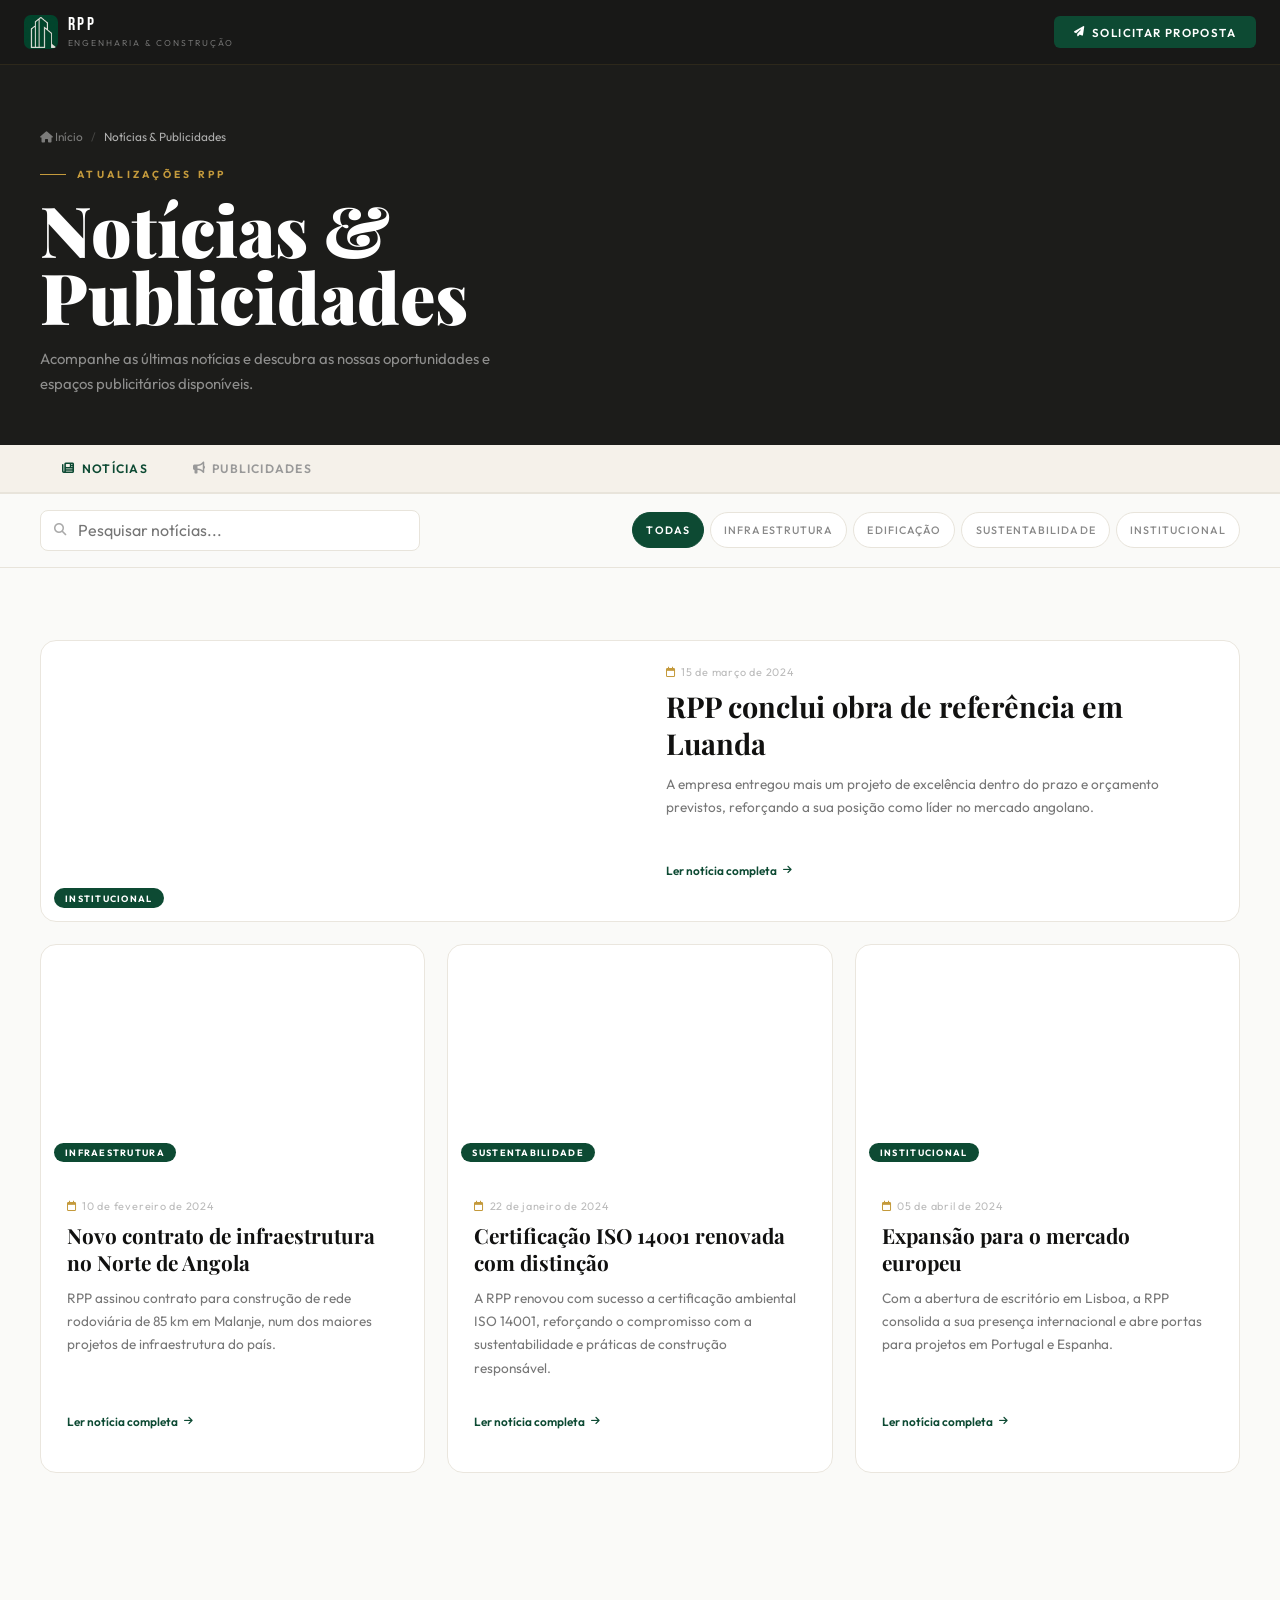
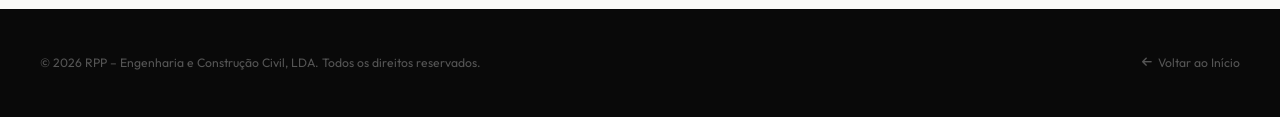
<file: noticias/show.html>
<!DOCTYPE html>
<html lang="pt">
<head>
<meta charset="UTF-8">
<meta name="viewport" content="width=device-width, initial-scale=1.0, viewport-fit=cover">
<title>Notícias & Publicidades – RPP Engenharia</title>
<link rel="preconnect" href="https://fonts.googleapis.com">
<link rel="preconnect" href="https://fonts.gstatic.com" crossorigin>
<link href="https://fonts.googleapis.com/css2?family=Playfair+Display:ital,wght@0,400;0,700;0,900;1,400&family=Outfit:wght@300;400;500;600;700&family=Bebas+Neue&display=swap" rel="stylesheet">
<link rel="stylesheet" href="https://cdnjs.cloudflare.com/ajax/libs/font-awesome/6.5.0/css/all.min.css">
<link rel="shortcut icon" href="../favicon.ico" type="image/x-icon">
<style>
:root{--v:#0D4A33;--vm:#16694A;--vl:#1E8A62;--o:#C49A3C;--ol:#D9B55A;--c:#111110;--cm:#1C1C1A;--cr:#F5F1EA;--b:#FAFAF8;--ease:cubic-bezier(.16,1,.3,1)}
*,*::before,*::after{box-sizing:border-box;margin:0;padding:0}
body{font-family:'Outfit',sans-serif;color:var(--c);background:var(--b);overflow-x:hidden;-webkit-text-size-adjust:100%;-webkit-font-smoothing:antialiased}
img{max-width:100%;display:block}
a{text-decoration:none;color:inherit}
button{font-family:inherit;cursor:pointer;border:none;background:none;-webkit-tap-highlight-color:transparent;touch-action:manipulation}
::-webkit-scrollbar{width:4px}::-webkit-scrollbar-thumb{background:var(--v);border-radius:4px}

/* HEADER */
header{background:rgba(17,17,16,.97);-webkit-backdrop-filter:blur(24px);backdrop-filter:blur(24px);position:-webkit-sticky;position:sticky;top:0;z-index:100;border-bottom:1px solid rgba(196,154,60,.12)}
.hw{max-width:1320px;margin:0 auto;padding:.9rem 1.5rem;display:-webkit-flex;display:flex;-webkit-justify-content:space-between;justify-content:space-between;-webkit-align-items:center;align-items:center}
@media(min-width:768px){.hw{padding:.95rem 2.5rem}}
.lw{display:-webkit-flex;display:flex;-webkit-align-items:center;align-items:center;gap:.6rem}
.lm{width:34px;height:34px;border-radius:7px;background:var(--v);display:-webkit-flex;display:flex;-webkit-align-items:center;align-items:center;-webkit-justify-content:center;justify-content:center;-webkit-flex-shrink:0;flex-shrink:0;overflow:hidden}
.lm img{width:34px;height:34px;object-fit:cover}
.lm-txt{color:#fff;font-family:'Bebas Neue',sans-serif;font-size:13px;letter-spacing:.06em}
.ln{display:block;font-family:'Bebas Neue',sans-serif;color:#fff;font-size:1.1rem;letter-spacing:.15em;line-height:1}
.lt{display:block;color:rgba(255,255,255,.38);font-size:.54rem;letter-spacing:.22em;text-transform:uppercase;margin-top:4px}
.hbtn{display:-webkit-inline-flex;display:inline-flex;-webkit-align-items:center;align-items:center;gap:.45rem;background:var(--v);color:#fff;font-size:.72rem;font-weight:600;letter-spacing:.12em;text-transform:uppercase;padding:.55rem 1.25rem;border-radius:6px;transition:background .3s;-webkit-tap-highlight-color:transparent;touch-action:manipulation}
.hbtn:hover{background:var(--vl)}

/* HERO */
.hero{background:var(--cm);padding:4rem 0 3rem;position:relative;overflow:hidden}
.hero::before{content:'';position:absolute;inset:0;background:url('https://images.unsplash.com/photo-1503387762-592deb58ef4e?auto=format&fit=crop&w=1920&q=55') center center/cover;opacity:.1;pointer-events:none}
.hero::after{content:'';position:absolute;inset:0;background:-webkit-linear-gradient(top,rgba(28,28,26,.6),rgba(28,28,26,.98));background:linear-gradient(to bottom,rgba(28,28,26,.6),rgba(28,28,26,.98));pointer-events:none}
.hero-c{position:relative;z-index:1;max-width:1320px;margin:0 auto;padding:0 1.5rem}
@media(min-width:768px){.hero-c{padding:0 2.5rem}}
.bc{display:-webkit-flex;display:flex;-webkit-align-items:center;align-items:center;gap:.5rem;font-size:.74rem;color:rgba(255,255,255,.42);margin-bottom:1.5rem;-webkit-flex-wrap:wrap;flex-wrap:wrap}
.bc a{color:rgba(255,255,255,.42);transition:color .3s;-webkit-tap-highlight-color:transparent}.bc a:hover{color:#fff}
.bc .sep{color:rgba(255,255,255,.18)}
.ey{display:-webkit-flex;display:flex;-webkit-align-items:center;align-items:center;gap:.7rem;margin-bottom:.9rem}
.ey .r{height:1px;width:26px;background:var(--o);-webkit-flex-shrink:0;flex-shrink:0}
.ey span{font-size:.64rem;font-weight:700;letter-spacing:.32em;text-transform:uppercase;color:var(--o)}
.hero-t{font-family:'Playfair Display',serif;font-weight:900;font-size:clamp(2.4rem,5.5vw,4.8rem);color:#fff;line-height:.95;margin-top:.5rem}
.hero-sub{color:rgba(255,255,255,.5);font-size:.93rem;line-height:1.72;max-width:500px;margin-top:1rem}

/* TABS */
.tabs-bar{background:var(--cr);border-bottom:2px solid #E8E4DB;position:-webkit-sticky;position:sticky;top:55px;z-index:90}
.tabs-inner{max-width:1320px;margin:0 auto;padding:0 1.5rem;display:-webkit-flex;display:flex;overflow-x:auto;scrollbar-width:none;-webkit-overflow-scrolling:touch}
@media(min-width:768px){.tabs-inner{padding:0 2.5rem}}
.tabs-inner::-webkit-scrollbar{display:none}
.tab{padding:1rem 1.4rem;font-size:.76rem;font-weight:600;letter-spacing:.1em;text-transform:uppercase;color:#999;border-bottom:2px solid transparent;margin-bottom:-2px;white-space:nowrap;transition:color .3s,border-color .3s;background:none;-webkit-tap-highlight-color:transparent;touch-action:manipulation;/* iOS: min tap height */min-height:48px;display:-webkit-flex;display:flex;-webkit-align-items:center;align-items:center}
.tab.a{color:var(--v);border-color:var(--v)}

/* SEARCH + FILTER BAR */
.filter-bar{background:var(--b);border-bottom:1px solid #E8E4DB;padding:1rem 0}
.filter-bar-inner{max-width:1320px;margin:0 auto;padding:0 1.5rem;display:-webkit-flex;display:flex;-webkit-flex-direction:column;flex-direction:column;gap:.85rem}
@media(min-width:700px){.filter-bar-inner{-webkit-flex-direction:row;flex-direction:row;-webkit-align-items:center;align-items:center;-webkit-justify-content:space-between;justify-content:space-between;padding:0 2.5rem}}
.search-wrap{position:relative;-webkit-flex:1;flex:1;max-width:380px}
.search-wrap i{position:absolute;left:.85rem;top:50%;-webkit-transform:translateY(-50%);transform:translateY(-50%);color:#aaa;font-size:.78rem;pointer-events:none}
/* iOS FIX: font-size mínimo 16px para evitar zoom automático */
#searchInput{width:100%;background:#fff;border:1px solid #E8E4DB;border-radius:8px;padding:.6rem .9rem .6rem 2.3rem;font-family:'Outfit',sans-serif;font-size:1rem;color:var(--c);outline:none;transition:border-color .3s,box-shadow .3s;-webkit-appearance:none;appearance:none}
#searchInput:focus{border-color:var(--v);box-shadow:0 0 0 3px rgba(13,74,51,.08)}
.cats{display:-webkit-flex;display:flex;-webkit-flex-wrap:wrap;flex-wrap:wrap;gap:.38rem}
.catb{border:1px solid #E8E4DB;color:#888;font-size:.67rem;font-weight:500;letter-spacing:.1em;text-transform:uppercase;padding:.36rem .82rem;border-radius:100px;transition:all .3s;background:#fff;-webkit-tap-highlight-color:transparent;touch-action:manipulation;min-height:36px}
.catb:hover{border-color:var(--v);color:var(--v)}
.catb.a{background:var(--v);border-color:var(--v);color:#fff;font-weight:600}

/* MAIN */
.main{max-width:1320px;margin:0 auto;padding:3.5rem 1.5rem}
@media(min-width:768px){.main{padding:4.5rem 2.5rem}}
.hid{display:none!important}

/* NEWS GRID */
.ng{display:-webkit-grid;display:grid;gap:1.4rem}
@media(min-width:640px){.ng{grid-template-columns:repeat(2,1fr)}}
@media(min-width:1100px){.ng{grid-template-columns:repeat(3,1fr)}}

/* NEWS CARD */
.ncard{background:#fff;border:1px solid #EAE6DE;border-radius:16px;overflow:hidden;transition:-webkit-transform .42s var(--ease),transform .42s var(--ease),box-shadow .42s;display:-webkit-flex;display:flex;-webkit-flex-direction:column;flex-direction:column}
.ncard:hover{-webkit-transform:translateY(-5px);transform:translateY(-5px);box-shadow:0 22px 55px rgba(0,0,0,.1)}
.nimg{position:relative;height:230px;overflow:hidden;-webkit-flex-shrink:0;flex-shrink:0}
.nimg img{width:100%;height:100%;object-fit:cover;transition:-webkit-transform .7s var(--ease);transition:transform .7s var(--ease)}
.ncard:hover .nimg img{-webkit-transform:scale(1.05);transform:scale(1.05)}
.ncat-badge{position:absolute;bottom:.8rem;left:.8rem;background:var(--v);color:#fff;font-size:.57rem;font-weight:700;letter-spacing:.14em;text-transform:uppercase;padding:.27rem .7rem;border-radius:100px}
.ncard-body{padding:1.5rem 1.6rem 1.8rem;display:-webkit-flex;display:flex;-webkit-flex-direction:column;flex-direction:column;-webkit-flex:1;flex:1}
.ndate{font-size:.68rem;color:#bbb;margin-bottom:.55rem;letter-spacing:.07em}
.ntit{font-family:'Playfair Display',serif;font-size:clamp(1.05rem,1.8vw,1.3rem);font-weight:700;color:var(--c);line-height:1.3}
.nresume{font-size:.85rem;color:#777;line-height:1.72;margin-top:.65rem;-webkit-flex:1;flex:1}
.nlink{display:-webkit-inline-flex;display:inline-flex;-webkit-align-items:center;align-items:center;gap:.4rem;font-size:.74rem;font-weight:600;color:var(--v);margin-top:1.2rem;transition:gap .3s;background:none;border:none;padding:0;text-align:left;-webkit-tap-highlight-color:transparent;touch-action:manipulation;/* iOS: área de toque */min-height:44px}
.nlink:hover{gap:.72rem}
.ncard.featured{grid-column:1/-1}
@media(min-width:640px){
  .ncard.featured{display:-webkit-grid;display:grid;grid-template-columns:1fr 1fr}
  .ncard.featured .nimg{height:auto;min-height:280px}
  .ncard.featured .ntit{font-size:clamp(1.3rem,2.5vw,1.8rem)}
}
.no-results{text-align:center;padding:5rem 2rem;color:#ccc;grid-column:1/-1}
.no-results i{font-size:3rem;display:block;margin-bottom:1rem;color:#e8e4db}
.no-results p{font-size:.9rem;line-height:1.65;color:#bbb}

/* ARTICLE DETAIL */
#articleView{display:none;max-width:780px;margin:0 auto;padding:4rem 1.5rem}
@media(min-width:768px){#articleView{padding:4.5rem 2.5rem}}
#articleView.show{display:block}
.art-back{display:-webkit-inline-flex;display:inline-flex;-webkit-align-items:center;align-items:center;gap:.5rem;font-size:.78rem;color:var(--v);font-weight:600;margin-bottom:2rem;transition:gap .3s;-webkit-tap-highlight-color:transparent;touch-action:manipulation;min-height:44px}
.art-back:hover{gap:.8rem}
.art-cat{display:-webkit-inline-flex;display:inline-flex;-webkit-align-items:center;align-items:center;background:rgba(13,74,51,.08);color:var(--v);font-size:.62rem;font-weight:700;letter-spacing:.18em;text-transform:uppercase;padding:.3rem .8rem;border-radius:100px;margin-bottom:.9rem}
.art-title{font-family:'Playfair Display',serif;font-weight:900;font-size:clamp(1.8rem,4vw,3rem);line-height:1.15;color:var(--c)}
.art-meta{display:-webkit-flex;display:flex;-webkit-align-items:center;align-items:center;gap:1rem;margin-top:1rem;font-size:.8rem;color:#bbb;-webkit-flex-wrap:wrap;flex-wrap:wrap}
.art-meta i{font-size:.72rem;color:var(--o)}
.art-img{width:100%;height:380px;object-fit:cover;border-radius:16px;margin:2rem 0;box-shadow:0 20px 60px rgba(0,0,0,.12)}
.art-body{font-size:.98rem;line-height:1.9;color:#444;white-space:pre-wrap}
.art-tags{display:-webkit-flex;display:flex;gap:.5rem;margin-top:2rem;-webkit-flex-wrap:wrap;flex-wrap:wrap}
.art-tag{font-size:.7rem;color:#888;background:var(--cr);border:1px solid #E8E4DB;padding:.28rem .8rem;border-radius:100px}
.art-share{margin-top:3rem;padding-top:2rem;border-top:1px solid #EAE6DE;display:-webkit-flex;display:flex;-webkit-align-items:center;align-items:center;gap:1rem;-webkit-flex-wrap:wrap;flex-wrap:wrap}
.art-share span{font-size:.8rem;color:#aaa;font-weight:600}
/* iOS: botões de partilha com 44px */
.art-share a{width:44px;height:44px;border-radius:8px;background:var(--cr);border:1px solid #E8E4DB;display:-webkit-flex;display:flex;-webkit-align-items:center;align-items:center;-webkit-justify-content:center;justify-content:center;color:#666;font-size:.82rem;transition:all .3s;-webkit-tap-highlight-color:transparent;touch-action:manipulation}
.art-share a:hover{background:var(--v);color:#fff;border-color:var(--v)}
.art-nav{margin-top:3rem;padding-top:2rem;border-top:1px solid #EAE6DE;display:-webkit-grid;display:grid;gap:1rem}
@media(min-width:560px){.art-nav{grid-template-columns:1fr 1fr}}
.art-nav-btn{background:var(--cr);border:1px solid #E8E4DB;border-radius:10px;padding:1.1rem 1.3rem;transition:all .3s;cursor:pointer;-webkit-tap-highlight-color:transparent;touch-action:manipulation}
.art-nav-btn:hover{background:var(--v);border-color:var(--v)}
.art-nav-btn:hover .anl,.art-nav-btn:hover .ant{color:#fff}
.anl{font-size:.64rem;color:#bbb;text-transform:uppercase;letter-spacing:.14em;display:-webkit-flex;display:flex;-webkit-align-items:center;align-items:center;gap:.35rem;margin-bottom:.35rem}
.ant{font-size:.88rem;font-weight:600;color:var(--c);line-height:1.3;display:-webkit-box;-webkit-line-clamp:2;  line-clamp:2 ;-webkit-box-orient:vertical;overflow:hidden}

/* ADS GRID */
.ag{display:-webkit-grid;display:grid;gap:1.2rem}
@media(min-width:540px){.ag{grid-template-columns:repeat(2,1fr)}}
@media(min-width:1024px){.ag{grid-template-columns:repeat(3,1fr)}}
.ac{background:#fff;border:1px solid #EAE6DE;border-radius:14px;overflow:hidden;transition:-webkit-transform .42s var(--ease),transform .42s var(--ease),box-shadow .42s}
.ac:hover{-webkit-transform:translateY(-4px);transform:translateY(-4px);box-shadow:0 18px 50px rgba(0,0,0,.1)}
.ai{height:190px;overflow:hidden;position:relative}
.ai img{width:100%;height:100%;object-fit:cover;transition:-webkit-transform .65s var(--ease);transition:transform .65s var(--ease)}
.ac:hover .ai img{-webkit-transform:scale(1.06);transform:scale(1.06)}
.atag{position:absolute;top:.75rem;left:.75rem;background:var(--o);color:#fff;font-size:.57rem;font-weight:700;letter-spacing:.14em;text-transform:uppercase;padding:.26rem .7rem;border-radius:100px;z-index:1}
.abody{padding:1.2rem 1.3rem 1.4rem}
.atit{font-weight:700;font-size:.95rem;color:var(--c);line-height:1.35}
.adesc{font-size:.82rem;color:#666;line-height:1.68;margin-top:.5rem;display:-webkit-box;-webkit-line-clamp:3; line-clamp:2;-webkit-box-orient:vertical;overflow:hidden}
.afoot{display:-webkit-flex;display:flex;-webkit-justify-content:space-between;justify-content:space-between;-webkit-align-items:center;align-items:center;margin-top:1rem;padding-top:1rem;border-top:1px solid #F0EDE6}
.aprice{font-family:'Bebas Neue',sans-serif;color:var(--v);font-size:1.15rem;letter-spacing:.04em}
.acta{display:-webkit-inline-flex;display:inline-flex;-webkit-align-items:center;align-items:center;gap:.4rem;font-size:.72rem;font-weight:600;color:var(--v);transition:gap .3s;-webkit-tap-highlight-color:transparent;touch-action:manipulation;min-height:44px}
.acta:hover{gap:.7rem}
.empty{text-align:center;padding:4.5rem 2rem;color:#ccc}
.empty i{font-size:2.8rem;display:block;margin-bottom:1rem;color:#e8e4db}
.empty p{font-size:.88rem;line-height:1.65;color:#aaa}

/* AD MODAL */
#adModal{
  position:fixed;
  top:0;left:0;right:0;bottom:0;
  background:rgba(0,0,0,.87);
  -webkit-backdrop-filter:blur(10px);
  backdrop-filter:blur(10px);
  display:none;
  -webkit-align-items:center;
  align-items:center;
  -webkit-justify-content:center;
  justify-content:center;
  z-index:300;
  padding:1.2rem;
  padding-bottom:calc(1.2rem + env(safe-area-inset-bottom));
  -webkit-overflow-scrolling:touch;
  overflow-y:auto;
}
#adModal.o{display:-webkit-flex;display:flex}
#adMContent{background:var(--b);width:100%;max-width:880px;border-radius:20px;overflow:hidden;-webkit-transform:scale(.94) translateY(22px);transform:scale(.94) translateY(22px);opacity:0;transition:-webkit-transform .42s var(--ease),transform .42s var(--ease),opacity .42s;max-height:90vh;overflow-y:auto;-webkit-overflow-scrolling:touch}
#adModal.o #adMContent{-webkit-transform:scale(1) translateY(0);transform:scale(1) translateY(0);opacity:1}
.miw{position:relative;height:250px}
@media(min-width:700px){.miw{height:340px}}
.miw img{width:100%;height:100%;object-fit:cover;display:block}
.miw::after{content:'';position:absolute;inset:0;background:-webkit-linear-gradient(top,transparent 50%,rgba(17,17,16,.72));background:linear-gradient(to top,rgba(17,17,16,.72),transparent 50%)}
#adMclose{position:absolute;top:.9rem;right:.9rem;z-index:1;width:44px;height:44px;border-radius:50%;background:rgba(0,0,0,.32);-webkit-backdrop-filter:blur(8px);backdrop-filter:blur(8px);border:1px solid rgba(255,255,255,.18);color:#fff;display:-webkit-flex;display:flex;-webkit-align-items:center;align-items:center;-webkit-justify-content:center;justify-content:center;font-size:.82rem;transition:background .3s;-webkit-tap-highlight-color:transparent;touch-action:manipulation}
#adMclose:hover{background:rgba(255,255,255,.14)}
.mtw{position:absolute;bottom:1.4rem;left:2rem;z-index:1}
#adMTitle{font-family:'Playfair Display',serif;font-size:clamp(1.3rem,3vw,2rem);font-weight:900;color:#fff}
.mbd{padding:1.8rem}
@media(min-width:700px){.mbd{display:-webkit-grid;display:grid;grid-template-columns:3fr 2fr;gap:2rem;padding:2.4rem}}
.mdl{font-size:.64rem;color:#aaa;text-transform:uppercase;letter-spacing:.16em;margin-bottom:.72rem}
#adMDesc{color:#555;line-height:1.82;font-size:.9rem}
.mss{background:var(--cr);border-radius:12px;padding:1.4rem}
.msht{font-size:.64rem;color:#aaa;text-transform:uppercase;letter-spacing:.16em;margin-bottom:.95rem}
.msi{display:-webkit-flex;display:flex;-webkit-justify-content:space-between;justify-content:space-between;-webkit-align-items:center;align-items:center;padding:.48rem 0;border-bottom:1px solid #E8E4DB}
.msi:last-child{border-bottom:none}
.msk{font-size:.8rem;color:#999}
.msv{font-size:.82rem;font-weight:600;color:var(--c)}
.msv.p{color:var(--o);font-family:'Bebas Neue',sans-serif;font-size:1.05rem;letter-spacing:.04em}
.mcta{display:-webkit-inline-flex;display:inline-flex;-webkit-align-items:center;align-items:center;gap:.5rem;background:var(--v);color:#fff;font-size:.74rem;font-weight:600;letter-spacing:.12em;text-transform:uppercase;padding:.82rem 1.7rem;border-radius:7px;margin-top:1.6rem;transition:background .3s,-webkit-transform .25s;transition:background .3s,transform .25s;-webkit-tap-highlight-color:transparent;touch-action:manipulation}
.mcta:hover{background:var(--vl);-webkit-transform:translateY(-2px);transform:translateY(-2px)}

/* FOOTER */
footer{background:#090909;color:#555;padding:2rem 0;padding-bottom:calc(2rem + env(safe-area-inset-bottom));margin-top:4rem}
.fw{max-width:1320px;margin:0 auto;padding:0 1.5rem;display:-webkit-flex;display:flex;-webkit-flex-direction:column;flex-direction:column;gap:1rem;-webkit-align-items:center;align-items:center;text-align:center}
@media(min-width:768px){.fw{-webkit-flex-direction:row;flex-direction:row;-webkit-justify-content:space-between;justify-content:space-between;text-align:left;padding:0 2.5rem}}
footer p{font-size:.76rem}
footer .back{font-size:.76rem;color:#555;transition:color .3s;display:-webkit-inline-flex;display:inline-flex;-webkit-align-items:center;align-items:center;gap:.4rem;-webkit-tap-highlight-color:transparent;touch-action:manipulation;padding:.3rem 0;min-height:44px}
footer .back:hover{color:#fff}

/* REVEAL */
.rv{opacity:0;-webkit-transform:translateY(24px);transform:translateY(24px);transition:opacity .75s var(--ease),-webkit-transform .75s var(--ease);transition:opacity .75s var(--ease),transform .75s var(--ease)}
.rv.in{opacity:1;-webkit-transform:translateY(0);transform:translateY(0)}

@supports(padding:max(0px)){
  .hw{padding-left:max(1.5rem,env(safe-area-inset-left));padding-right:max(1.5rem,env(safe-area-inset-right));}
}
</style>
</head>
<body>

<header>
  <div class="hw">
    <a href="../index.html" class="lw">
      <div class="lm">
        <img src="../assets/imagens/logo.jpeg" alt="RPP" onerror="this.style.display='none';this.nextElementSibling.style.display='flex'">
        <span class="lm-txt" style="display:none">RPP</span>
      </div>
      <div><span class="ln">RPP</span><span class="lt">Engenharia & Construção</span></div>
    </a>
    <a href="../index.html#contacto" class="hbtn"><i class="fa-solid fa-paper-plane" style="font-size:.64rem"></i> Solicitar Proposta</a>
  </div>
</header>

<!-- HERO -->
<div class="hero" id="heroSection">
  <div class="hero-c">
    <nav class="bc">
      <a href="../index.html"><i class="fa-solid fa-house" style="font-size:.7rem"></i> Início</a>
      <span class="sep">/</span>
      <span style="color:rgba(255,255,255,.65)" id="heroLabel">Notícias & Publicidades</span>
    </nav>
    <div class="ey"><div class="r"></div><span>Atualizações RPP</span></div>
    <h1 class="hero-t">Notícias &<br>Publicidades</h1>
    <p class="hero-sub">Acompanhe as últimas notícias e descubra as nossas oportunidades e espaços publicitários disponíveis.</p>
  </div>
</div>

<!-- TABS -->
<div class="tabs-bar" id="tabsBar">
  <div class="tabs-inner">
    <button class="tab a" data-tab="noticias"><i class="fa-solid fa-newspaper" style="margin-right:.4rem;font-size:.75rem"></i>Notícias</button>
    <button class="tab" data-tab="publicidades"><i class="fa-solid fa-bullhorn" style="margin-right:.4rem;font-size:.75rem"></i>Publicidades</button>
  </div>
</div>

<!-- TAB: NOTÍCIAS -->
<div id="tab-noticias">
  <div class="filter-bar" id="filterBar">
    <div class="filter-bar-inner">
      <div class="search-wrap">
        <i class="fa-solid fa-magnifying-glass"></i>
        <input type="search" id="searchInput" placeholder="Pesquisar notícias..." autocomplete="off" inputmode="search">
      </div>
      <div class="cats">
        <button class="catb a" data-cat="all">Todas</button>
        <button class="catb" data-cat="Infraestrutura">Infraestrutura</button>
        <button class="catb" data-cat="Edificação">Edificação</button>
        <button class="catb" data-cat="Sustentabilidade">Sustentabilidade</button>
        <button class="catb" data-cat="Institucional">Institucional</button>
      </div>
    </div>
  </div>
  <div class="main" id="newsSection">
    <div class="ng" id="newsGrid"></div>
  </div>
  <div id="articleView">
    <button class="art-back" id="artBack"><i class="fa-solid fa-arrow-left" style="font-size:.72rem"></i> Voltar às Notícias</button>
    <span class="art-cat" id="artCat"></span>
    <h1 class="art-title" id="artTitle"></h1>
    <div class="art-meta">
      <span><i class="fa-regular fa-calendar"></i> <span id="artDate"></span></span>
      <span><i class="fa-solid fa-tag"></i> <span id="artCat2"></span></span>
    </div>
    <img id="artImg" class="art-img" alt="">
    <div class="art-body" id="artBody"></div>
    <div class="art-tags" id="artTags"></div>
    <div class="art-share">
      <span>Partilhar:</span>
      <a href="#" title="LinkedIn"><i class="fa-brands fa-linkedin-in"></i></a>
      <a href="#" title="Facebook"><i class="fa-brands fa-facebook-f"></i></a>
      <a href="#" title="Twitter/X"><i class="fa-brands fa-x-twitter"></i></a>
      <a href="#" title="Copiar link" id="copyLink"><i class="fa-solid fa-link"></i></a>
    </div>
    <div class="art-nav" id="artNav"></div>
  </div>
</div>

<!-- TAB: PUBLICIDADES -->
<div id="tab-publicidades" class="hid">
  <div class="main">
    <div id="adsGrid" class="ag"></div>
  </div>
</div>

<!-- AD MODAL -->
<div id="adModal" role="dialog" aria-modal="true">
  <div id="adMContent">
    <div class="miw">
      <img id="adMImg" alt="">
      <button id="adMclose" aria-label="Fechar"><i class="fa-solid fa-xmark"></i></button>
      <div class="mtw"><h2 id="adMTitle"></h2></div>
    </div>
    <div class="mbd">
      <div>
        <p class="mdl">Descrição da Publicidade</p>
        <p id="adMDesc"></p>
        <a href="../index.html#contacto" class="mcta"><i class="fa-solid fa-paper-plane" style="font-size:.65rem"></i> Contactar</a>
      </div>
      <div class="mss">
        <p class="msht">Detalhes</p>
        <div class="msi"><span class="msk">Categoria</span><span id="adMCat" class="msv"></span></div>
        <div class="msi"><span class="msk">Preço</span><span id="adMPrice" class="msv p"></span></div>
        <div class="msi"><span class="msk">Contacto</span><span id="adMContact" class="msv"></span></div>
        <div class="msi"><span class="msk">Data</span><span id="adMDate" class="msv"></span></div>
      </div>
    </div>
  </div>
</div>

<footer>
  <div class="fw">
    <p>© 2026 RPP – Engenharia e Construção Civil, LDA. Todos os direitos reservados.</p>
    <a href="../index.html" class="back"><i class="fa-solid fa-arrow-left" style="font-size:.7rem"></i> Voltar ao Início</a>
  </div>
</footer>

<script>
(function(){
'use strict';

var KEYS = {news:'rpp_news', ads:'rpp_ads', adsImgs:'rpp_ads_imgs'};

var DEF_NEWS = [
  {id:'n1',titulo:'RPP conclui obra de referência em Luanda',resumo:'A empresa entregou mais um projeto de excelência dentro do prazo e orçamento previstos, reforçando a sua posição como líder no mercado angolano.',content:'A RPP Engenharia concluiu com sucesso mais uma obra de referência em Luanda. O projeto foi entregue dentro do prazo e do orçamento previstos, demonstrando a capacidade técnica e organizacional da empresa.\n\nA obra envolveu uma equipa multidisciplinar de mais de 120 profissionais e incorporou as mais recentes tecnologias de construção sustentável.\n\nO cliente manifestou total satisfação com os resultados obtidos, destacando a qualidade de execução e a eficiência na gestão do projeto.',categoria:'Institucional',data:'2024-03-15',img:'https://images.unsplash.com/photo-1504307651254-35680f356dfd?auto=format&fit=crop&w=900&q=70'},
  {id:'n2',titulo:'Novo contrato de infraestrutura no Norte de Angola',resumo:'RPP assinou contrato para construção de rede rodoviária de 85 km em Malanje, num dos maiores projetos de infraestrutura do país.',content:'A RPP Engenharia assinou um contrato de grande envergadura para a construção de uma rede rodoviária de 85 km na província de Malanje.\n\nO projeto inclui a construção de 4 pontes, sistemas de drenagem avançados e sinalização inteligente. A execução está prevista para 24 meses.',categoria:'Infraestrutura',data:'2024-02-10',img:'https://images.unsplash.com/photo-1501594907352-04cda38ebc29?auto=format&fit=crop&w=900&q=70'},
  {id:'n3',titulo:'Certificação ISO 14001 renovada com distinção',resumo:'A RPP renovou com sucesso a certificação ambiental ISO 14001, reforçando o compromisso com a sustentabilidade.',content:'A RPP Engenharia renovou com distinção a sua certificação ISO 14001.\n\nA auditoria destacou as melhorias implementadas nos processos de gestão de resíduos, redução de emissões e uso eficiente de recursos.',categoria:'Sustentabilidade',data:'2024-01-22',img:'https://images.unsplash.com/photo-1466611653911-95081537e5b7?auto=format&fit=crop&w=900&q=70'},
  {id:'n4',titulo:'Expansão para o mercado europeu',resumo:'Com a abertura de escritório em Lisboa, a RPP consolida a sua presença internacional e abre portas para projetos em Portugal e Espanha.',content:'A RPP Engenharia confirmou a abertura de um novo escritório em Lisboa, marcando o início da sua expansão para o mercado europeu.',categoria:'Institucional',data:'2024-04-05',img:'https://images.unsplash.com/photo-1486406146926-c627a92ad1ab?auto=format&fit=crop&w=900&q=70'},
];

var DEF_ADS = [
  {id:'a1',titulo:'Patrocínio de Eventos RPP',descricao:'Associe a sua marca aos maiores eventos de engenharia civil organizados pela RPP. Visibilidade garantida para decisores de topo.',categoria:'Patrocínio',preco:'A partir de 3.500 USD',contacto:'eventos@rppengenharia.com',data:'2024-03-01'},
  {id:'a2',titulo:'Espaço Publicitário Digital',descricao:'Banner premium no site e newsletter mensal com mais de 8.000 profissionais do sector. Formatos desktop e mobile.',categoria:'Digital',preco:'1.200 USD/mês',contacto:'marketing@rppengenharia.com',data:'2024-02-15'},
  {id:'a3',titulo:'Parceria Comercial Estratégica',descricao:'Programa de parceria para fornecedores e subcontratados. Inclui co-branding e presença em reuniões com clientes finais.',categoria:'Parceria',preco:'Sob consulta',contacto:'parcerias@rppengenharia.com',data:'2024-01-10'},
];

var DEF_IMG_FALLBACKS = [
  'https://images.unsplash.com/photo-1486406146926-c627a92ad1ab?auto=format&fit=crop&w=800&q=70',
  'https://images.unsplash.com/photo-1503387762-592deb58ef4e?auto=format&fit=crop&w=800&q=70',
  'https://images.unsplash.com/photo-1466611653911-95081537e5b7?auto=format&fit=crop&w=800&q=70',
];

// iOS FIX: localStorage seguro
function lN() { try { return JSON.parse(localStorage.getItem(KEYS.news)) || DEF_NEWS; } catch(e) { return DEF_NEWS; } }
function lA() { try { return JSON.parse(localStorage.getItem(KEYS.ads)) || DEF_ADS; } catch(e) { return DEF_ADS; } }
function lAI() { try { return JSON.parse(localStorage.getItem(KEYS.adsImgs)) || {}; } catch(e) { return {}; } }

function fD(s) {
  try { return new Date(s).toLocaleDateString('pt-PT', {day:'2-digit', month:'long', year:'numeric'}); }
  catch(e) { return s || ''; }
}

try { if(!localStorage.getItem(KEYS.news)) localStorage.setItem(KEYS.news, JSON.stringify(DEF_NEWS)); } catch(e){}
try { if(!localStorage.getItem(KEYS.ads)) localStorage.setItem(KEYS.ads, JSON.stringify(DEF_ADS)); } catch(e){}

// REVEAL
var rObs;
if('IntersectionObserver' in window) {
  rObs = new IntersectionObserver(function(es) {
    es.forEach(function(e) {
      if(e.isIntersecting) { e.target.classList.add('in'); rObs.unobserve(e.target); }
    });
  }, {threshold:.08});
} else {
  rObs = { observe: function(el) { el.classList.add('in'); } };
}

function observeNew() {
  document.querySelectorAll('.rv:not(.in)').forEach(function(el) { rObs.observe(el); });
}

// TABS
var activeTab = 'noticias';
document.querySelectorAll('.tab').forEach(function(t) {
  t.addEventListener('click', function() {
    document.querySelectorAll('.tab').forEach(function(x) { x.classList.remove('a'); });
    t.classList.add('a');
    activeTab = t.dataset.tab;
    var isNot = activeTab === 'noticias';
    document.getElementById('tab-noticias').classList.toggle('hid', !isNot);
    document.getElementById('tab-publicidades').classList.toggle('hid', isNot);
    var fb = document.getElementById('filterBar');
    if(fb) fb.classList.toggle('hid', !isNot);
    if(!isNot) { closeArticle(); renderAds(); }
    observeNew();
  });
});

// NOTÍCIAS
var currentCat = 'all', currentSearch = '', currentArticleId = null;

function getFiltered() {
  return lN().filter(function(n) {
    var matchCat = currentCat === 'all' || n.categoria === currentCat;
    var matchSearch = !currentSearch || n.titulo.toLowerCase().indexOf(currentSearch) >= 0 || n.resumo.toLowerCase().indexOf(currentSearch) >= 0;
    return matchCat && matchSearch;
  });
}

function renderNews() {
  var all = getFiltered();
  var g = document.getElementById('newsGrid');
  if(!all.length) {
    g.innerHTML = '<div class="no-results rv"><i class="fa-solid fa-newspaper"></i><p>Nenhuma notícia encontrada.<br>Tente ajustar os filtros ou a pesquisa.</p></div>';
    observeNew(); return;
  }
  g.innerHTML = all.map(function(n, i) {
    var img = n.img || DEF_IMG_FALLBACKS[i%3];
    var isFeat = i === 0;
    return '<article class="ncard rv' + (isFeat?' featured':'') + '" style="-webkit-transition-delay:' + (i%3*.08) + 's;transition-delay:' + (i%3*.08) + 's">' +
      '<div class="nimg">' +
      '<img src="' + img + '" alt="' + (n.titulo||'').replace(/"/g,'&quot;') + '" loading="lazy" onerror="this.src=\'' + DEF_IMG_FALLBACKS[i%3] + '\'">' +
      '<span class="ncat-badge">' + (n.categoria||'') + '</span>' +
      '</div>' +
      '<div class="ncard-body">' +
      '<p class="ndate"><i class="fa-regular fa-calendar" style="margin-right:.3rem;color:var(--o);font-size:.68rem"></i>' + fD(n.data) + '</p>' +
      '<h2 class="ntit">' + (n.titulo||'') + '</h2>' +
      '<p class="nresume">' + (n.resumo||'') + '</p>' +
      '<button class="nlink" data-read="' + n.id + '">Ler notícia completa <i class="fa-solid fa-arrow-right" style="font-size:.62rem"></i></button>' +
      '</div>' +
      '</article>';
  }).join('');
  g.querySelectorAll('[data-read]').forEach(function(b) {
    b.addEventListener('click', function() { openArticle(b.dataset.read); });
  });
  observeNew();
}

var _artScrollY = 0;

function openArticle(id) {
  var all = lN();
  var n = all.find ? all.find(function(x) { return x.id === id || String(x.id) === String(id); })
    : (function() { for(var i=0;i<all.length;i++) { if(String(all[i].id)===String(id)) return all[i]; } return null; })();
  if(!n) return;
  currentArticleId = id;
  var img = n.img || DEF_IMG_FALLBACKS[0];
  document.getElementById('artCat').textContent = n.categoria;
  document.getElementById('artCat2').textContent = n.categoria;
  document.getElementById('artTitle').textContent = n.titulo;
  document.getElementById('artDate').textContent = fD(n.data);
  document.getElementById('artImg').src = img;
  document.getElementById('artImg').alt = n.titulo;
  document.getElementById('artBody').textContent = n.content || n.resumo;
  document.getElementById('artTags').innerHTML = '<span class="art-tag">' + n.categoria + '</span><span class="art-tag">Construção</span><span class="art-tag">RPP</span>';

  var idx = -1;
  for(var i=0;i<all.length;i++) { if(String(all[i].id)===String(id)) { idx=i; break; } }
  var navHtml = '';
  if(idx > 0) { var prev = all[idx-1]; navHtml += '<button class="art-nav-btn" style="text-align:left" data-nav="' + prev.id + '"><div class="anl"><i class="fa-solid fa-arrow-left" style="font-size:.65rem"></i> Anterior</div><div class="ant">' + prev.titulo + '</div></button>'; } else navHtml += '<div></div>';
  if(idx < all.length-1) { var next = all[idx+1]; navHtml += '<button class="art-nav-btn" style="text-align:right" data-nav="' + next.id + '"><div class="anl" style="-webkit-justify-content:flex-end;justify-content:flex-end">Próxima <i class="fa-solid fa-arrow-right" style="font-size:.65rem"></i></div><div class="ant">' + next.titulo + '</div></button>'; }
  document.getElementById('artNav').innerHTML = navHtml;
  document.getElementById('artNav').querySelectorAll('[data-nav]').forEach(function(b) {
    b.addEventListener('click', function() { openArticle(b.dataset.nav); });
  });

  document.getElementById('newsSection').classList.add('hid');
  document.getElementById('filterBar').classList.add('hid');
  document.getElementById('heroSection').classList.add('hid');
  document.getElementById('tabsBar').classList.add('hid');
  document.getElementById('articleView').classList.add('show');
  // iOS FIX: scroll para o topo com fallback
  try { window.scrollTo({top:0, behavior:'smooth'}); } catch(e) { window.scrollTo(0,0); }
}

function closeArticle() {
  document.getElementById('articleView').classList.remove('show');
  document.getElementById('newsSection').classList.remove('hid');
  document.getElementById('filterBar').classList.remove('hid');
  document.getElementById('heroSection').classList.remove('hid');
  document.getElementById('tabsBar').classList.remove('hid');
  currentArticleId = null;
}

document.getElementById('artBack').addEventListener('click', function() {
  closeArticle();
  try { window.scrollTo({top:0, behavior:'smooth'}); } catch(e) { window.scrollTo(0,0); }
});

document.getElementById('copyLink').addEventListener('click', function(e) {
  e.preventDefault();
  if(navigator.clipboard && navigator.clipboard.writeText) {
    navigator.clipboard.writeText(location.href + (currentArticleId ? '#' + currentArticleId : ''));
  }
});

// Search + filter
var searchTimer;
document.getElementById('searchInput').addEventListener('input', function(e) {
  clearTimeout(searchTimer);
  var val = e.target.value;
  searchTimer = setTimeout(function() { currentSearch = val.trim().toLowerCase(); renderNews(); }, 280);
});

document.querySelectorAll('.catb').forEach(function(b) {
  b.addEventListener('click', function() {
    document.querySelectorAll('.catb').forEach(function(x) { x.classList.remove('a'); });
    b.classList.add('a');
    currentCat = b.dataset.cat;
    renderNews();
  });
});

// PUBLICIDADES
function renderAds() {
  var ads = lA(), imgs = lAI(), g = document.getElementById('adsGrid');
  if(!ads.length) {
    g.innerHTML = '<div class="empty rv"><i class="fa-solid fa-bullhorn"></i><p>Nenhuma publicidade disponível de momento.</p></div>';
    observeNew(); return;
  }
  g.innerHTML = ads.map(function(ad, i) {
    return '<div class="ac rv" style="-webkit-transition-delay:' + (i%3*.09) + 's;transition-delay:' + (i%3*.09) + 's">' +
      '<div class="ai">' +
      '<img src="' + (imgs[ad.id]||DEF_IMG_FALLBACKS[i%3]) + '" alt="' + (ad.titulo||'').replace(/"/g,'&quot;') + '" loading="lazy" onerror="this.src=\'' + DEF_IMG_FALLBACKS[i%3] + '\'">' +
      '<span class="atag">' + (ad.categoria||'') + '</span>' +
      '</div>' +
      '<div class="abody">' +
      '<h3 class="atit">' + (ad.titulo||'') + '</h3>' +
      '<p class="adesc">' + (ad.descricao||'') + '</p>' +
      '<div class="afoot">' +
      '<span class="aprice">' + (ad.preco||'Sob consulta') + '</span>' +
      '<button class="acta" data-open="' + ad.id + '">Saber mais <i class="fa-solid fa-arrow-right" style="font-size:.6rem"></i></button>' +
      '</div>' +
      '</div>' +
      '</div>';
  }).join('');
  g.querySelectorAll('[data-open]').forEach(function(b) {
    b.addEventListener('click', function() { openAdModal(b.dataset.open); });
  });
  observeNew();
}

var _adScrollY = 0;

function openAdModal(id) {
  var ads = lA(), imgs = lAI();
  var ad = null, adIdx = 0;
  for(var i=0;i<ads.length;i++) { if(String(ads[i].id)===String(id)) { ad=ads[i]; adIdx=i; break; } }
  if(!ad) return;
  document.getElementById('adMImg').src = imgs[ad.id] || DEF_IMG_FALLBACKS[adIdx%3];
  document.getElementById('adMTitle').textContent = ad.titulo;
  document.getElementById('adMDesc').textContent = ad.descricao;
  document.getElementById('adMCat').textContent = ad.categoria;
  document.getElementById('adMPrice').textContent = ad.preco || 'Sob consulta';
  document.getElementById('adMContact').textContent = ad.contacto || '—';
  document.getElementById('adMDate').textContent = fD(ad.data);
  document.getElementById('adModal').classList.add('o');
  // iOS FIX: bloquear scroll
  _adScrollY = window.pageYOffset;
  document.body.style.position = 'fixed';
  document.body.style.top = '-' + _adScrollY + 'px';
  document.body.style.width = '100%';
}

function closeAdModal() {
  document.getElementById('adModal').classList.remove('o');
  document.body.style.position = '';
  document.body.style.top = '';
  document.body.style.width = '';
  window.scrollTo(0, _adScrollY);
}

document.getElementById('adMclose').addEventListener('click', closeAdModal);
document.getElementById('adModal').addEventListener('click', function(e) {
  if(e.target === document.getElementById('adModal')) closeAdModal();
});
document.addEventListener('keydown', function(e) {
  if(e.key === 'Escape') closeAdModal();
});

// INIT
renderNews();
renderAds();

})();
</script>
</body>
</html>
</file>
